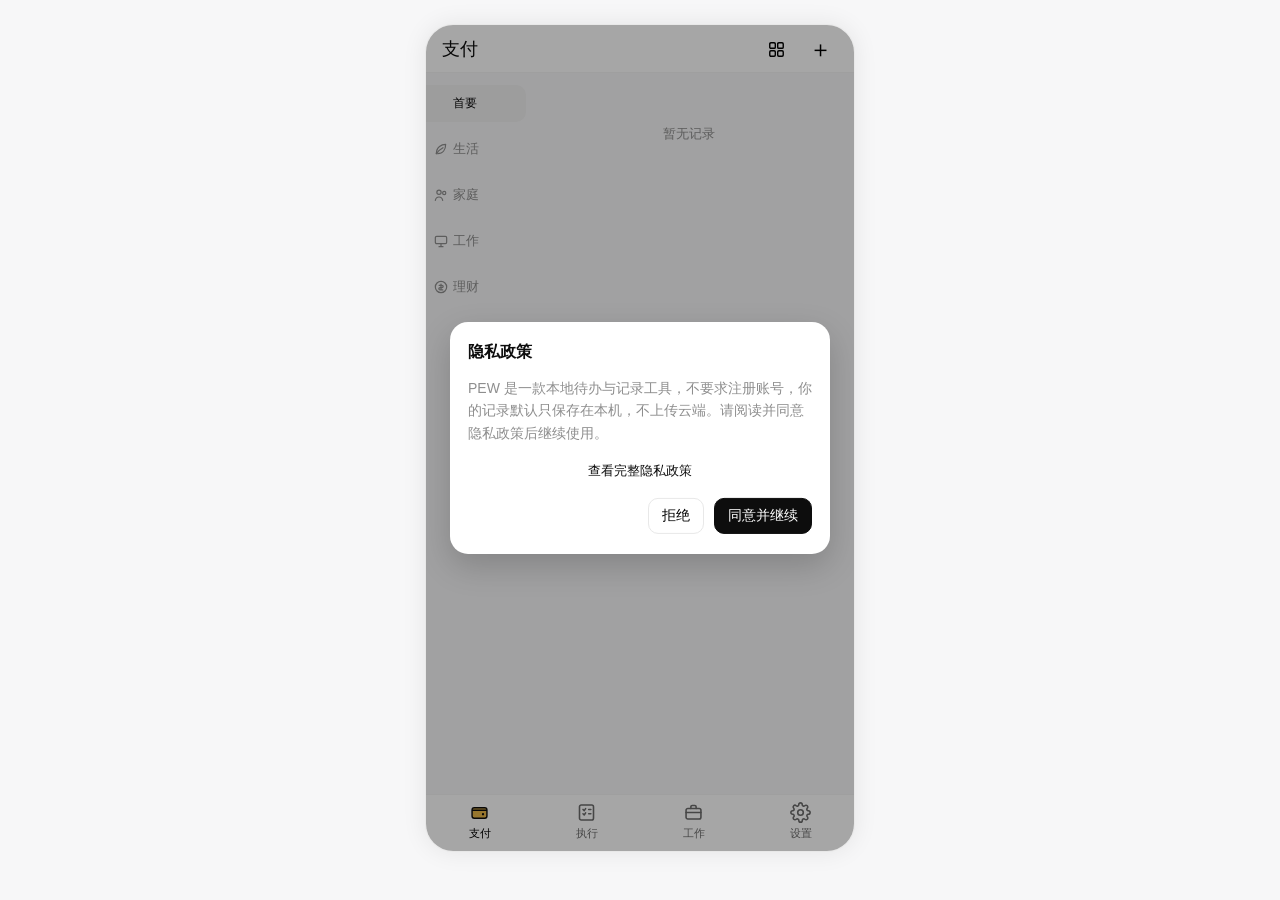
<file: notes-app/index.html>
<!DOCTYPE html>
<html lang="zh-CN">
<head>
<meta charset="UTF-8" />
<meta name="viewport" content="width=device-width, initial-scale=1.0, maximum-scale=1.0" />
<title>PEW</title>
<link rel="icon" href="data:image/svg+xml,<svg xmlns='http://www.w3.org/2000/svg' viewBox='0 0 24 24' fill='none' stroke='%230d0d0d' stroke-width='1.8' stroke-linecap='round' stroke-linejoin='round'><rect x='5' y='3.5' width='14' height='17' rx='2'/><path d='M9 8h6M9 12h6'/></svg>" />
<style>
:root{
  --bg:#f7f7f8; --panel:#ffffff; --border:#e8e8e8; --text:#0d0d0d; --muted:#8e8e8e;
  --primary:#0d0d0d; --primary-soft:#f0f0f1; --done-soft:#f5f5f6; --danger:#e5484d; --radius:14px;
}
*{box-sizing:border-box;margin:0;padding:0}
[hidden]{display:none !important}
body{font-family:-apple-system,BlinkMacSystemFont,"PingFang SC","Microsoft YaHei",sans-serif;background:var(--bg);color:var(--text);min-height:100vh;display:flex;justify-content:center;overflow:hidden;-webkit-tap-highlight-color:transparent}
button{font-family:inherit;cursor:pointer}

.phone{width:100%;max-width:430px;height:100vh;height:100dvh;background:var(--bg);display:flex;flex-direction:column;position:relative;overflow:hidden;box-shadow:0 0 24px rgba(0,0,0,.08)}
@media(min-width:480px){ body{padding:24px 0} .phone{height:92vh;border-radius:28px;border:1px solid var(--border)} }

/* 顶栏 */
.topbar{display:flex;align-items:center;gap:10px;height:48px;min-height:48px;padding:0 16px;background:var(--panel);position:relative}
.topbar::after{content:"";position:absolute;left:0;right:0;bottom:0;height:1px;transform:scaleY(.5);transform-origin:bottom;background:var(--border)}
.topbar .top-title{font-size:18px;font-weight:400;flex:1}
.topbar .icon-btn{border:none;background:transparent;width:36px;height:36px;font-size:16px;display:flex;align-items:center;justify-content:center;flex-shrink:0}
.topbar .icon-btn:hover{background:transparent}
.topbar .icon-btn svg{width:19px;height:19px;display:block}
#top-add{font-size:23px;font-weight:500;line-height:1}
.top-actions{display:flex;align-items:center;gap:8px}

.view{flex:1;overflow-y:auto;padding:12px 12px 18px}
.view[hidden]{display:none}
/* 带分类侧栏的主页：左侧贴边，去掉页面左边距 */
#view-home,#view-notes,#view-work{padding-left:0}

/* ---------- 主页：左分类 + 右列表 ---------- */
.notes-layout{display:flex;gap:10px;min-height:100%}
.cat-bar{width:100px;flex-shrink:0;display:flex;flex-direction:column;gap:8px;overflow-y:auto}
.cat-item{display:flex;align-items:center;gap:4px;border:1px solid transparent;background:transparent;border-radius:0 10px 10px 0;padding:9px 1px 9px 6px;font-size:13px;color:var(--muted);text-align:left;transition:background .15s,color .15s}
.cat-item .cat-icon{flex-shrink:0;line-height:1;display:flex}
.cat-item .cat-icon svg{width:16px;height:16px;display:block}
.cat-item .cat-name{flex:1;white-space:nowrap;overflow:hidden;text-overflow:ellipsis}
.cat-item.no-icon .cat-name{padding-left:20px;text-align:left}
.cat-item.cat-all .cat-name{font-size:12px}
.cat-item:hover{background:var(--primary-soft);color:var(--text)}
.cat-item.active{background:var(--primary-soft);color:var(--text)}

.note-pane{flex:1;display:flex;flex-direction:column;gap:10px;min-width:0}
.pane-head{display:flex;justify-content:space-between;align-items:center;font-size:13px;color:var(--muted)}
.note-list{display:flex;flex-direction:column;gap:10px;padding-bottom:8px}
.todo-row.ov-card,.note-card.ov-card{padding:0;flex-direction:column;align-items:stretch}
.ov-cat-head{width:100%;background:var(--primary-soft);text-align:center;font-size:11px;color:var(--muted);padding:7px 8px;border-radius:calc(var(--radius) - 1px) calc(var(--radius) - 1px) 0 0}
.ov-body{width:100%;display:flex;align-items:center;gap:6px;padding:11px 12px}
.todo-row.dragging,.note-card.dragging{opacity:.5;box-shadow:0 6px 16px rgba(0,0,0,.15);background:var(--panel)}

.note-card{display:flex;align-items:center;gap:6px;background:var(--panel);border:none;border-radius:var(--radius);padding:11px 12px;cursor:pointer;position:relative}
.note-card::after{content:"";position:absolute;left:0;top:0;width:200%;height:200%;border:1px solid var(--border);border-radius:inherit;transform:scale(.5);transform-origin:top left;pointer-events:none}
.note-card:hover::after{border-color:#3d3d3d}
.note-card.done{background:var(--done-soft)}
.note-card .nc-index{width:18px;flex-shrink:0;font-size:15px;font-weight:600;color:var(--muted);text-align:center}
.note-card .nc-body{flex:1;min-width:0}
.note-card input[type=checkbox]{width:18px;height:18px;flex-shrink:0;accent-color:var(--text)}
.note-card .nc-title{font-weight:600;font-size:15px;margin-bottom:4px}
.note-card .nc-title.no-sub{margin-bottom:0}
.note-card .nc-title.empty{color:var(--muted)}
.note-card.done .nc-title{text-decoration:line-through;color:var(--muted)}
.note-card .nc-summary{font-size:13px;color:var(--muted);line-height:1.5;display:-webkit-box;-webkit-line-clamp:2;-webkit-box-orient:vertical;overflow:hidden}
.note-card .nc-cat{font-size:11px;color:#b8b8b8;font-weight:400;margin-top:5px}
.note-card .nc-cat-label{flex-shrink:0;width:64px;font-size:13px;color:var(--muted);text-align:left;white-space:nowrap;overflow:hidden}
.note-card.overview.first,.note-card.first{background:var(--panel);border:none}
.note-card.overview.first::after,.note-card.first::after{display:block;border-color:#E8B547}
.note-card.overview.first.done,.note-card.first.done{background:var(--done-soft)}
.note-card.overview.first.done::after,.note-card.first.done::after{border-color:var(--border)}

/* 底部 Tab */
.tabbar{display:flex;background:var(--panel);position:relative}
.tabbar::before{content:"";position:absolute;left:0;right:0;top:0;height:1px;transform:scaleY(.5);transform-origin:top;background:var(--border)}
.tabbar .tab{flex:1;border:none;background:none;padding:8px 0 10px;display:flex;flex-direction:column;align-items:center;gap:3px;font-size:11px;color:#6b6b6b}
.tabbar .tab .tab-icon{display:flex}
.tabbar .tab .tab-icon svg{width:21px;height:21px;display:block}
.tabbar .tab.active{color:#000;font-weight:400}
.tabbar .tab .tab-icon .ic-filled{display:none}
.tabbar .tab.active .tab-icon .ic-outline{display:none}
.tabbar .tab.active .tab-icon .ic-filled{display:block}

/* 占位页 */
.placeholder{display:flex;flex-direction:column;align-items:center;justify-content:center;gap:12px;padding:60px 24px;text-align:center;color:var(--muted)}
.placeholder .ph-icon{font-size:44px}
.placeholder h3{color:var(--text);font-size:16px}
.setting-row{background:var(--panel);border:1px solid var(--border);border-radius:var(--radius);padding:14px 16px;display:flex;justify-content:space-between;align-items:center;margin-bottom:10px;font-size:14px}
.sp-thanks{font-size:13px;color:var(--muted);line-height:1.6;margin:6px 0 14px;text-align:center}
.sp-tabs{display:flex;gap:8px;margin-bottom:14px}
.sp-tab{flex:1;border:1px solid var(--border);background:var(--bg);border-radius:10px;padding:9px 0;font-size:13px;color:var(--muted)}
.sp-tab.active{background:var(--primary);color:#fff;border-color:var(--primary);font-weight:600}
.sp-body{display:flex;flex-direction:column;align-items:center;gap:12px;min-height:180px;justify-content:flex-start}
.sp-qr{display:block;margin:0 auto;width:180px;height:180px;border-radius:12px;border:1px solid var(--border);object-fit:contain;background:var(--bg)}
.sp-row{width:100%;display:flex;flex-direction:column;gap:10px}
.sp-addr{width:100%;display:flex;gap:8px;align-items:center;background:var(--bg);border:1px solid var(--border);border-radius:10px;padding:10px 12px}
.sp-addr .sp-addr-text{flex:1;font-size:13px;word-break:break-all;line-height:1.5;color:inherit;text-decoration:none}
.sp-addr a.sp-addr-text{color:var(--primary)}
.sp-addr a.sp-addr-text:hover{text-decoration:underline}
.sp-empty{color:var(--muted);font-size:13px;padding:40px 0;text-align:center}

/* ---------- 编辑页（独立视图） ---------- */
#view-editor{flex:1;display:flex;flex-direction:column;overflow:hidden;background:var(--bg)}
#view-editor[hidden]{display:none}
.editor-top{display:flex;align-items:center;gap:10px;height:48px;min-height:48px;padding:0 12px;background:var(--panel);position:relative}
.editor-top::after{content:"";position:absolute;left:0;right:0;bottom:0;height:1px;transform:scaleY(.5);transform-origin:bottom;background:var(--border)}
.back-btn{border:none;background:transparent;width:36px;height:36px;font-size:28px;color:var(--text);display:flex;align-items:center;justify-content:center;line-height:1;padding-bottom:3px}
.back-btn:hover{background:transparent}
.editor-top .btn{margin-left:auto}
#view-trash{flex:1;display:flex;flex-direction:column;overflow:hidden;background:var(--bg)}
#view-trash[hidden]{display:none}
#view-privacy{flex:1;display:flex;flex-direction:column;overflow:hidden;background:var(--bg)}
#view-privacy[hidden]{display:none}
.trash-top-title{font-size:18px;font-weight:400}
.trash-body{flex:1;overflow-y:auto;padding:12px 12px 18px;display:flex;flex-direction:column;gap:14px}
#view-trash .notes-layout{flex-direction:column}
#trash-cards{width:auto;flex-direction:row;gap:8px;overflow-x:auto;overflow-y:hidden;padding-bottom:2px}
#trash-cards .cat-item{border-radius:999px;padding:8px 14px;flex-shrink:0;white-space:nowrap}
#trash-cards .cat-item.no-icon .cat-name{padding-left:0}
#trash-cards .cat-item.active{background:var(--primary-soft);border-radius:999px}
.backup-body{flex:1;overflow-y:auto;padding:12px 12px 18px;display:flex;flex-direction:column}
.backup-body .setting-row{margin-bottom:8px}
.backup-body .setting-row:last-child{margin-bottom:0}
.backup-hint{font-size:12px;color:var(--muted);line-height:1.6;margin-top:4px}
.row-note{font-size:12.5px;color:var(--muted)}
.file-input{position:absolute;left:-9999px;top:0;width:1px;height:1px;opacity:0;pointer-events:none}
.privacy-body{flex:1;overflow-y:auto;padding:14px 16px 24px;display:flex;flex-direction:column;gap:12px}
.privacy-body h2{font-size:13.5px;margin:2px 0 0}
.privacy-body p{font-size:12px;line-height:1.65}
.privacy-body ul{margin:0;padding-left:18px;display:flex;flex-direction:column;gap:6px}
.privacy-body li{font-size:12px;line-height:1.65}
.about-body{flex:1;overflow-y:auto;padding:32px 20px 24px;display:flex;flex-direction:column;align-items:center;gap:10px}
.about-icon{width:72px;height:72px;border-radius:18px;background:var(--text);color:#fff;display:flex;align-items:center;justify-content:center;font-size:34px;font-weight:700;border:1px solid #E8B547}
.about-name{font-size:18px;font-weight:700;color:var(--text)}
.about-ver{font-size:13px;color:var(--muted)}
.about-desc{font-size:13px;color:var(--muted);line-height:1.7;text-align:center;max-width:300px;margin-top:6px}
.about-meta{font-size:12px;color:var(--muted);margin-top:14px;text-align:center;line-height:1.7}
.consent-links{display:flex;justify-content:center}
.btn-link{border:none;background:none;color:var(--primary);font-size:13px;padding:4px 6px;cursor:pointer}
.title-input{width:100%;font-size:20px;font-weight:700;border:1px solid var(--border);border-radius:12px;outline:none;background:var(--panel);color:var(--text);padding:12px 14px}
.title-input:focus{border-color:var(--text)}
.editor-body{flex:1;overflow-y:auto;padding:16px 18px 18px;display:flex;flex-direction:column;gap:14px}
.editor-foot{flex-shrink:0;display:flex;justify-content:center;padding:10px 12px 14px;background:var(--panel);border-top:1px solid var(--border)}
.btn.danger-soft{background:var(--primary-soft);border-color:var(--border);color:var(--danger)}
.btn.danger-soft:hover{border-color:var(--danger)}
.content-area{width:100%;min-height:180px;outline:none;border:1px solid var(--border);border-radius:12px;background:var(--panel);font-family:inherit;font-size:15px;line-height:1.75;resize:vertical;color:var(--text);padding:12px 14px}
.content-area:focus{border-color:var(--text)}
.cat-select{width:100%;display:flex;align-items:center;gap:10px;padding:12px 14px;border:1px solid var(--border);border-radius:12px;background:var(--panel);font-family:inherit;font-size:15px;color:var(--text);cursor:pointer}
.cat-select-name{flex:1;text-align:left;white-space:nowrap;overflow:hidden;text-overflow:ellipsis}
.cat-select-arrow{width:16px;height:16px;flex-shrink:0;color:var(--muted)}
.cp-item{display:flex;align-items:center;gap:10px;background:var(--bg);border-radius:10px;padding:12px 12px;cursor:pointer}
.cp-item .cp-name{flex:1;font-size:14px}
.cp-item .cp-check{width:18px;height:18px;flex-shrink:0;color:var(--text);display:none}
.cp-item.active .cp-check{display:block}
.cp-item.active{background:var(--primary-soft)}
.todo-area{min-height:120px}
.todo-note{min-height:72px;font-size:14px;color:var(--muted)}
.editor-count{font-size:12px;color:var(--muted);text-align:right;padding:2px 2px 0}
.editor-toggle{display:flex;align-items:center;gap:10px;padding:2px 2px;cursor:pointer;font-size:14px;color:var(--text)}
.editor-toggle input{width:18px;height:18px;flex-shrink:0;accent-color:var(--text)}

/* ---------- 分类管理抽屉 ---------- */
.drawer-mask{position:absolute;inset:0;background:rgba(0,0,0,.35);z-index:70}
.drawer{position:absolute;left:0;right:0;bottom:0;z-index:71;background:var(--panel);border-radius:20px 20px 0 0;padding:18px 18px 24px;max-height:70%;display:flex;flex-direction:column;gap:14px}
.drawer h3{font-size:16px}
.drawer-x{position:absolute;right:10px;top:8px;width:34px;height:34px;border:none;background:transparent;font-size:20px;line-height:34px;text-align:center;color:var(--muted);cursor:pointer;-webkit-tap-highlight-color:transparent}
.cm-add{display:flex;gap:8px}
.cm-add input{flex:1;padding:9px 12px;border:1px solid var(--border);border-radius:10px;font-size:14px;outline:none}
.cm-list{display:flex;flex-direction:column;gap:8px;overflow-y:auto}
.cm-item{display:flex;align-items:center;gap:10px;background:var(--bg);border-radius:10px;padding:11px 12px;user-select:none;-webkit-user-select:none;-webkit-touch-callout:none}
.cm-item .cm-grip{flex-shrink:0;color:#c9c9cc;display:flex;cursor:grab;touch-action:none;padding:4px 6px;-webkit-user-drag:none}
.cm-item .cm-grip svg{width:14px;height:14px;display:block}
.cm-item.dragging{opacity:.5;box-shadow:0 6px 16px rgba(0,0,0,.15);background:var(--panel)}
.cm-item.dragging-float{position:relative;z-index:20;background:var(--panel);box-shadow:0 10px 24px rgba(0,0,0,.16);will-change:transform}
.cm-item .cm-name{flex:1;font-size:14px}
.sort-line{position:fixed;height:2px;border-radius:2px;background:var(--primary);box-shadow:0 0 0 3px rgba(232,181,71,.25);pointer-events:none;z-index:999}
.cm-item button{border:none;background:none;font-size:15px;color:var(--muted);display:flex;align-items:center;-webkit-tap-highlight-color:transparent}
.cm-item button svg{width:17px;height:17px;display:block}
.cm-item button:hover{color:var(--primary)}
.cm-item button.del:hover{color:var(--danger)}

/* ---------- 回收站 ---------- */
.tr-actions{display:flex;gap:6px;flex-shrink:0}
.tr-actions button{border:1px solid var(--border);background:var(--panel);border-radius:8px;padding:6px 9px;font-size:13px}
.tr-actions .forever{color:var(--danger);border-color:var(--danger)}

/* 应用内弹窗 */
.modal-mask{position:absolute;inset:0;background:rgba(0,0,0,.35);z-index:80}
.modal{position:absolute;left:24px;right:24px;top:50%;transform:translateY(-50%);z-index:81;background:var(--panel);border-radius:18px;padding:20px 18px;display:flex;flex-direction:column;gap:14px;box-shadow:0 12px 32px rgba(0,0,0,.18)}
.modal-title{font-size:16px;font-weight:600}
.modal-msg{font-size:14px;color:var(--muted);line-height:1.6}
.modal-input{padding:10px 12px;border:1px solid var(--border);border-radius:10px;font-size:15px;outline:none;background:var(--panel);color:var(--text)}
.modal-input:focus{border-color:var(--text)}
.modal-actions{display:flex;justify-content:flex-end;gap:10px}
.modal-actions .btn.danger-ok{background:var(--danger);border-color:var(--danger);color:#fff}
.modal-actions .btn.danger-ok:hover{opacity:.9;color:#fff}

.btn{border:1px solid var(--border);background:var(--panel);border-radius:10px;padding:8px 13px;font-size:14px}
.btn:hover{border-color:var(--primary);color:var(--primary)}
.btn.primary{background:var(--primary);color:#fff;border-color:var(--primary)}
.btn.primary:hover{opacity:.9;color:#fff}
.btn.danger:hover{border-color:var(--danger);color:var(--danger)}
.btn.small{padding:5px 10px;font-size:13px}
.lang-switch{display:flex;gap:6px}
.lang-opt{border:1px solid var(--border);background:var(--panel);color:var(--muted)}
.lang-opt.active{background:var(--primary);color:#fff;border-color:var(--primary);font-weight:600}
.btn-row{display:flex;gap:8px;flex-wrap:wrap}

.toast{position:fixed;bottom:80px;left:50%;transform:translateX(-50%);background:rgba(30,34,40,.92);color:#fff;padding:10px 18px;border-radius:10px;font-size:14px;z-index:999}
.empty-tip{color:var(--muted);font-size:13px;text-align:center;padding:40px 0}

/* 主页待办条目 */
.todo-row{display:flex;align-items:center;gap:6px;background:var(--panel);border:none;border-radius:12px;padding:12px 12px;cursor:pointer;position:relative}
.todo-row::after{content:"";position:absolute;left:0;top:0;width:200%;height:200%;border:1px solid var(--border);border-radius:inherit;transform:scale(.5);transform-origin:top left;pointer-events:none}
.todo-row:hover::after{border-color:#3d3d3d}
.todo-row.done{background:var(--done-soft)}
.todo-row input[type=checkbox]{width:18px;height:18px;flex-shrink:0;accent-color:var(--text)}
.tr-index{width:18px;flex-shrink:0;font-size:15px;font-weight:600;color:var(--muted);text-align:center}
.tr-cat{flex-shrink:0;width:auto;font-size:11px;color:#b8b8b8;font-weight:400;text-align:left;margin-top:5px}
.todo-row .tr-body{flex:1;min-width:0}
.todo-row .tr-text{font-size:15px;word-break:break-word}
.tr-note{font-size:12.5px;color:var(--muted);word-break:break-word;margin-top:3px}
.todo-row.done .tr-text{text-decoration:line-through;color:var(--muted)}
.todo-row.first,.todo-row.overview.first{background:var(--panel);border:none}
.todo-row.first::after,.todo-row.overview.first::after{display:block;border-color:#E8B547}
.todo-row.first.done{background:var(--done-soft)}
.todo-row.first.done::after{border-color:var(--border)}
.todo-row.overview.first.done{background:var(--panel)}
.todo-row.overview.first.done::after{border-color:#E8B547}
.todo-row.first .tr-text{font-weight:400;color:var(--text)}
.todo-row.first.done .tr-text{font-weight:400;color:var(--muted)}

/* 首要总览卡片：发丝线外框（与列表首条同厚度），内部上下两区，圆角与外框内缘一致 */
.todo-row.overview.ov-card,.note-card.overview.ov-card{padding:0;flex-direction:column;align-items:stretch;border:none;border-radius:var(--radius);background:var(--panel)}
.todo-row.overview.ov-card::after,.note-card.overview.ov-card::after{content:"";display:block;border-color:#E8B547}
.ov-cat-head{border-radius:calc(var(--radius) - 1px) calc(var(--radius) - 1px) 0 0}
/* 列表首条（黄框）标题不加粗，与其余条目统一 */
.note-card.first .nc-title{font-weight:400}
.setting-row .row-arrow{width:26px;height:26px;display:flex;align-items:center;justify-content:center;background:none;border:none;padding:0;color:#b8b8b8;cursor:pointer;-webkit-tap-highlight-color:transparent;flex-shrink:0}
.setting-row .row-arrow svg{width:17px;height:17px;display:block}
</style>
</head>
<body>
<div class="phone">

  <header class="topbar" id="main-topbar">
    <span class="top-title" id="top-title">执行</span>
    <div class="top-actions">
      <button class="icon-btn" id="top-action" data-i18n-title="action.manage" title="管理分类"><svg viewBox="0 0 24 24" fill="none" stroke="currentColor" stroke-width="1.8" stroke-linecap="round" stroke-linejoin="round"><rect x="3.5" y="3.5" width="7" height="7" rx="1.5"/><rect x="13.5" y="3.5" width="7" height="7" rx="1.5"/><rect x="3.5" y="13.5" width="7" height="7" rx="1.5"/><rect x="13.5" y="13.5" width="7" height="7" rx="1.5"/></svg></button>
      <button class="icon-btn" id="top-add" data-i18n-title="action.new" title="新建">＋</button>
    </div>
  </header>

  <!-- 主页：待办事项（左分类分组 + 右待办列表） -->
  <section class="view" id="view-home">
    <div class="notes-layout">
      <aside class="cat-bar" id="cat-bar"></aside>
      <div class="note-pane">
        <div class="note-list" id="home-list"></div>
      </div>
    </div>
  </section>

  <!-- 执行：卡片列表 + 分类侧栏 -->
  <section class="view" id="view-notes">
    <div class="notes-layout">
      <aside class="cat-bar" id="notes-cat-bar"></aside>
      <div class="note-pane">
        <div class="note-list" id="notes-list"></div>
      </div>
    </div>
  </section>

  <!-- 工作：卡片列表 + 分类侧栏（独立新表） -->
  <section class="view" id="view-work">
    <div class="notes-layout">
      <aside class="cat-bar" id="work-cat-bar"></aside>
      <div class="note-pane">
        <div class="note-list" id="work-list"></div>
      </div>
    </div>
  </section>

  <!-- 设置 -->
  <section class="view" id="view-settings">
    <div class="setting-row"><span data-i18n="setting.language">语言</span><span class="lang-switch" id="lang-switch">
      <button class="btn small lang-opt" data-lang="zh">简体</button>
      <button class="btn small lang-opt" data-lang="zhTW">繁體</button>
      <button class="btn small lang-opt" data-lang="en">English</button>
    </span></div>
    <div class="setting-row"><span data-i18n="setting.backup">数据备份</span><button class="row-arrow" id="btn-backup" aria-label="查看"><svg viewBox="0 0 24 24" fill="none" stroke="currentColor" stroke-width="1.6" stroke-linecap="round" stroke-linejoin="round"><path d="M9.5 5.5 16 12l-6.5 6.5"/></svg></button></div>
    <div class="setting-row"><span data-i18n="setting.trash">回收站</span><button class="row-arrow" id="btn-trash" aria-label="查看"><svg viewBox="0 0 24 24" fill="none" stroke="currentColor" stroke-width="1.6" stroke-linecap="round" stroke-linejoin="round"><path d="M9.5 5.5 16 12l-6.5 6.5"/></svg></button></div>
    <div class="setting-row"><span data-i18n="setting.sponsor">赞助支持</span><button class="row-arrow" id="btn-sponsor" aria-label="支持"><svg viewBox="0 0 24 24" fill="none" stroke="currentColor" stroke-width="1.6" stroke-linecap="round" stroke-linejoin="round"><path d="M9.5 5.5 16 12l-6.5 6.5"/></svg></button></div>
    <div class="setting-row"><span data-i18n="setting.privacy">隐私政策</span><button class="row-arrow" id="btn-privacy" aria-label="查看"><svg viewBox="0 0 24 24" fill="none" stroke="currentColor" stroke-width="1.6" stroke-linecap="round" stroke-linejoin="round"><path d="M9.5 5.5 16 12l-6.5 6.5"/></svg></button></div>
    <div class="setting-row"><span data-i18n="setting.about">关于</span><button class="row-arrow" id="btn-about" aria-label="查看"><svg viewBox="0 0 24 24" fill="none" stroke="currentColor" stroke-width="1.6" stroke-linecap="round" stroke-linejoin="round"><path d="M9.5 5.5 16 12l-6.5 6.5"/></svg></button></div>
  </section>

  <!-- 回收站（独立页面，带返回） -->
  <section id="view-trash" hidden>
    <div class="editor-top">
      <button class="back-btn" id="trash-back" title="返回">‹</button>
      <span class="trash-top-title" data-i18n="setting.trash">回收站</span>
    </div>
    <div class="trash-body">
      <div class="notes-layout">
        <div class="cat-bar" id="trash-cards"></div>
        <div class="note-pane">
          <div class="note-list" id="tr-list"></div>
        </div>
      </div>
    </div>
  </section>

  <!-- 数据备份（独立页面，带返回） -->
  <section id="view-backup" hidden>
    <div class="editor-top">
      <button class="back-btn" id="backup-back" title="返回">‹</button>
      <span class="trash-top-title" data-i18n="setting.backup">数据备份</span>
    </div>
    <div class="backup-body">
      <div class="setting-row"><span data-i18n="setting.exportAll">导出全部数据（JSON）</span><button class="btn small" id="btn-export-all" data-i18n="setting.export">导出</button></div>
      <div class="setting-row"><span data-i18n="setting.importAll">导入备份（JSON）</span><button class="btn small" id="btn-import-all" data-i18n="setting.import">导入</button></div>
      <div class="setting-row"><span data-i18n="setting.cloudSync">同步到云端</span><span class="row-note" data-i18n="common.comingSoon">开发中</span></div>
      <p class="backup-hint" data-i18n="setting.exportHint">文件保存在手机「下载」目录（Download）</p>
      <input type="file" id="import-file" accept="application/json,.json" class="file-input" />
    </div>
  </section>

  <!-- 隐私政策（独立页面，带返回） -->
  <section id="view-privacy" hidden>
    <div class="editor-top">
      <button class="back-btn" id="privacy-back" title="返回">‹</button>
      <span class="trash-top-title" data-i18n="privacy.title">隐私政策</span>
    </div>
    <div class="privacy-body" id="privacy-body"></div>
  </section>

  <!-- 关于（独立页面，带返回） -->
  <section id="view-about" hidden>
    <div class="editor-top">
      <button class="back-btn" id="about-back" title="返回">‹</button>
      <span class="trash-top-title" data-i18n="setting.about">关于</span>
    </div>
    <div class="about-body">
      <div class="about-icon">P</div>
      <div class="about-name">PEW</div>
      <div class="about-ver" id="about-ver-page"></div>
      <p class="about-desc" id="about-desc"></p>
      <div class="about-meta" id="about-meta"></div>
    </div>
  </section>

  <nav class="tabbar" id="main-tabbar">
    <button class="tab active" data-tab="home"><span class="tab-icon"><svg class="ic-outline" viewBox="0 0 24 24" fill="none" stroke="currentColor" stroke-width="1.8" stroke-linecap="round" stroke-linejoin="round"><rect x="3.5" y="6.5" width="17" height="12" rx="2.5"/><path d="M3.5 9.5h17"/><path d="M16 12.5h.01"/></svg><svg class="ic-filled" viewBox="0 0 24 24" fill="none"><rect x="3.5" y="6.5" width="17" height="12" rx="2.5" fill="#E8B547" stroke="#0d0d0d" stroke-width="1.6"/><path d="M3.5 9.5h17" stroke="#0d0d0d" stroke-width="1.6"/><circle cx="16" cy="14" r="1.3" fill="#0d0d0d"/></svg></span><span data-i18n="tab.home">支付</span></button>
    <button class="tab" data-tab="notes"><span class="tab-icon"><svg class="ic-outline" viewBox="0 0 24 24" fill="none" stroke="currentColor" stroke-width="1.8" stroke-linecap="round" stroke-linejoin="round"><rect x="4" y="3.5" width="16" height="17" rx="2"/><path d="M8 8.5l1.4 1.4L11 7.5M8 13.5l1.4 1.4L11 12.5M14.5 8.5H17M14.5 13.5H17"/></svg><svg class="ic-filled" viewBox="0 0 24 24" fill="none"><rect x="4" y="3.5" width="16" height="17" rx="2" fill="#E8B547" stroke="#0d0d0d" stroke-width="1.6"/><path d="M8 8.6l1.3 1.3 1.9-2.1" stroke="#0d0d0d" stroke-width="1.7" stroke-linecap="round" stroke-linejoin="round"/><path d="M8 13.6l1.3 1.3 1.9-2.1" stroke="#0d0d0d" stroke-width="1.7" stroke-linecap="round" stroke-linejoin="round"/><path d="M14.6 8.6h2.4M14.6 13.6h2.4" stroke="#0d0d0d" stroke-width="1.7" stroke-linecap="round"/></svg></span><span data-i18n="tab.notes">执行</span></button>
    <button class="tab" data-tab="work"><span class="tab-icon"><svg class="ic-outline" viewBox="0 0 24 24" fill="none" stroke="currentColor" stroke-width="1.8" stroke-linecap="round" stroke-linejoin="round"><rect x="3.5" y="7.5" width="17" height="12" rx="2"/><path d="M9 7.5V5.5A1.5 1.5 0 0 1 10.5 4h3A1.5 1.5 0 0 1 15 5.5v2M3.5 12h17"/></svg><svg class="ic-filled" viewBox="0 0 24 24" fill="none"><rect x="3.5" y="7.5" width="17" height="12" rx="2" fill="#E8B547" stroke="#0d0d0d" stroke-width="1.6"/><path d="M9 7.5V5.5A1.5 1.5 0 0 1 10.5 4h3A1.5 1.5 0 0 1 15 5.5v2" stroke="#0d0d0d" stroke-width="1.7" stroke-linecap="round" fill="none"/><path d="M3.5 12h17" stroke="#0d0d0d" stroke-width="1.6"/></svg></span><span data-i18n="tab.work">工作</span></button>
    <button class="tab" data-tab="settings"><span class="tab-icon"><svg class="ic-outline" viewBox="0 0 24 24" fill="none" stroke="currentColor" stroke-width="1.8" stroke-linecap="round" stroke-linejoin="round"><circle cx="12" cy="12" r="3.2"/><path d="M19.4 15a1.65 1.65 0 0 0 .33 1.82l.06.06a2 2 0 1 1-2.83 2.83l-.06-.06a1.65 1.65 0 0 0-1.82-.33 1.65 1.65 0 0 0-1 1.51V21a2 2 0 1 1-4 0v-.09A1.65 1.65 0 0 0 9 19.4a1.65 1.65 0 0 0-1.82.33l-.06.06a2 2 0 1 1-2.83-2.83l.06-.06a1.65 1.65 0 0 0 .33-1.82 1.65 1.65 0 0 0-1.51-1H3a2 2 0 1 1 0-4h.09A1.65 1.65 0 0 0 4.6 9a1.65 1.65 0 0 0-.33-1.82l-.06-.06a2 2 0 1 1 2.83-2.83l.06.06a1.65 1.65 0 0 0 1.82.33H9a1.65 1.65 0 0 0 1-1.51V3a2 2 0 1 1 4 0v.09a1.65 1.65 0 0 0 1 1.51 1.65 1.65 0 0 0 1.82-.33l.06-.06a2 2 0 1 1 2.83 2.83l-.06.06a1.65 1.65 0 0 0-.33 1.82V9a1.65 1.65 0 0 0 1.51 1H21a2 2 0 1 1 0 4h-.09a1.65 1.65 0 0 0-1.51 1z"/></svg><svg class="ic-filled" viewBox="0 0 24 24" fill="none"><path d="M19.4 15a1.65 1.65 0 0 0 .33 1.82l.06.06a2 2 0 1 1-2.83 2.83l-.06-.06a1.65 1.65 0 0 0-1.82-.33 1.65 1.65 0 0 0-1 1.51V21a2 2 0 1 1-4 0v-.09A1.65 1.65 0 0 0 9 19.4a1.65 1.65 0 0 0-1.82.33l-.06.06a2 2 0 1 1-2.83-2.83l.06-.06a1.65 1.65 0 0 0 .33-1.82 1.65 1.65 0 0 0-1.51-1H3a2 2 0 1 1 0-4h.09A1.65 1.65 0 0 0 4.6 9a1.65 1.65 0 0 0-.33-1.82l-.06-.06a2 2 0 1 1 2.83-2.83l.06.06a1.65 1.65 0 0 0 1.82.33H9a1.65 1.65 0 0 0 1-1.51V3a2 2 0 1 1 4 0v.09a1.65 1.65 0 0 0 1 1.51 1.65 1.65 0 0 0 1.82-.33l.06-.06a2 2 0 1 1 2.83 2.83l-.06.06a1.65 1.65 0 0 0-.33 1.82V9a1.65 1.65 0 0 0 1.51 1H21a2 2 0 1 1 0 4h-.09a1.65 1.65 0 0 0-1.51 1z" fill="#E8B547" stroke="#0d0d0d" stroke-width="1.4" stroke-linejoin="round"/><circle cx="12" cy="12" r="3.2" fill="#fff" stroke="#0d0d0d" stroke-width="1.5"/></svg></span><span data-i18n="tab.settings">设置</span></button>
  </nav>

  <!-- 编辑页（独立视图；todo / note 双模式） -->
  <section id="view-editor" hidden>
    <div class="editor-top">
      <button class="back-btn" id="editor-back" title="返回">‹</button>
      <button class="btn primary small" id="btn-save" data-i18n="action.save">保存</button>
    </div>
    <div class="editor-body">
      <input id="note-title" class="title-input" type="text" data-i18n-ph="ph.untitled" placeholder="无标题" />
      <textarea id="note-content" class="content-area" data-i18n-ph="ph.start" placeholder="开始记录…"></textarea>
      <textarea id="todo-text" class="content-area todo-area" data-i18n-ph="ph.record" placeholder="记录内容…" hidden></textarea>
      <textarea id="todo-note" class="content-area todo-note" data-i18n-ph="ph.note" placeholder="补充说明（可选）" hidden></textarea>
      <button type="button" id="editor-cat" class="cat-select">
        <span id="editor-cat-name" class="cat-select-name"></span>
        <svg class="cat-select-arrow" viewBox="0 0 24 24" fill="none" stroke="currentColor" stroke-width="1.8" stroke-linecap="round" stroke-linejoin="round"><path d="m6 9 6 6 6-6"/></svg>
      </button>
      <label class="editor-toggle" id="editor-pinned-row">
        <input type="checkbox" id="editor-pinned" />
        <span data-i18n="editor.pinned">首要</span>
      </label>
      <div class="editor-count" id="editor-count"></div>
    </div>
    <div class="editor-foot">
      <button class="btn danger-soft" id="btn-delete" data-i18n="action.delete">删除</button>
    </div>
  </section>

  <!-- 分类管理抽屉 -->
  <div id="cat-manager" hidden>
    <div class="drawer-mask" id="cm-mask"></div>
    <div class="drawer">
      <h3 data-i18n="drawer.catManage">分类管理</h3>
      <div class="cm-add">
        <input id="cm-input" type="text" data-i18n-ph="ph.newCat" placeholder="输入新分类名称" />
        <button class="btn primary small" id="cm-add-btn" data-i18n="drawer.add">添加</button>
      </div>
      <div class="cm-list" id="cm-list"></div>
      <button class="btn" id="cm-close" data-i18n="drawer.done">完成</button>
    </div>
  </div>
  <!-- 应用内弹窗 -->
  <div id="modal" hidden>
    <div class="modal-mask" id="modal-mask"></div>
    <div class="modal">
      <h4 class="modal-title" id="modal-title"></h4>
      <p class="modal-msg" id="modal-msg" hidden></p>
      <input class="modal-input" id="modal-input" hidden type="text" />
      <div class="modal-actions">
        <button class="btn" id="modal-cancel" data-i18n="modal.cancel">取消</button>
        <button class="btn primary" id="modal-ok" data-i18n="modal.confirm">确定</button>
      </div>
    </div>
  </div>

  <!-- 分类选择弹层 -->
  <div id="cat-picker" hidden>
    <div class="drawer-mask" id="cp-mask"></div>
    <div class="drawer">
      <h3 data-i18n="drawer.chooseCat">选择分类</h3>
      <div class="cm-list" id="cp-list"></div>
      <button class="btn" id="cp-close" data-i18n="modal.cancel">取消</button>
    </div>
  </div>

  <!-- 赞助弹层 -->
  <div id="sponsor" hidden>
    <div class="drawer-mask" id="sp-mask"></div>
    <div class="drawer">
      <button class="drawer-x" id="sp-close" title="关闭" aria-label="关闭">×</button>
      <h3 data-i18n="setting.sponsor">赞助支持</h3>
      <p class="sp-thanks" id="sp-thanks"></p>
      <div class="sp-tabs" id="sp-tabs">
        <button class="sp-tab" data-ch="wechat"></button>
        <button class="sp-tab" data-ch="alipay"></button>
        <button class="sp-tab" data-ch="international"></button>
      </div>
      <div class="sp-body" id="sp-body"></div>
    </div>
  </div>

  <!-- 首次启动隐私同意弹窗 -->
  <div id="consent" hidden>
    <div class="modal-mask" id="consent-mask"></div>
    <div class="modal">
      <h4 class="modal-title" data-i18n="privacy.title">隐私政策</h4>
      <p class="modal-msg" id="consent-summary"></p>
      <div class="consent-links"><button class="btn-link" id="consent-open-privacy" data-i18n="consent.readMore">查看完整隐私政策</button></div>
      <div class="modal-actions">
        <button class="btn" id="consent-decline" data-i18n="consent.decline">拒绝</button>
        <button class="btn primary" id="consent-agree" data-i18n="consent.agree">同意并继续</button>
      </div>
    </div>
  </div>
</div>

<div id="toast" class="toast" hidden></div>

<script>
(function(){
"use strict";
const $=(s)=>document.querySelector(s);
const TODOS_KEY="notes-app-v1-todos";
const NOTES_KEY="notes-app-v1-notes";
const WORK_KEY="notes-app-v1-work";
const OLD_KEY="notes-app-v1";
const CATS_KEY="notes-app-v1-cats";
const ORDER_KEY="notes-app-v1-order";
const NOTES_ORDER_KEY="notes-app-v1-order-notes";
const WORK_ORDER_KEY="notes-app-v1-order-work";
const RETIRED_KEY="notes-app-v1-retired";
const CONSENT_KEY="notes-app-v1-consent";
const APP_NAME="PEW";
const APP_VERSION="2.76";
// 赞助收款配置：qr 填收款码图片地址或 data URI；international 填 PayPal / Ko-fi 链接或加密钱包地址
const SPONSOR={
  wechat:{ qr:"[data-uri]", note:"" },
  alipay:{ qr:"[data-uri]", note:"" },
  international:{ paypal:"https://paypal.me/jvxuan", kofi:"https://ko-fi.com/jvxuan", crypto:"", cryptoLabel:"" }
};
// 标配分类用稳定 ID 存储，显示名随当前语言走 CAT_LABEL 字典；自定义分类存原名
const PRESET_CATS=["life","family","work","finance"];
const EXEC_CATS=["personal","family"];
const WORK_CATS=["personal","company"];
const CAT_ZH2ID={"生活":"life","家庭":"family","工作":"work","理财":"finance","个人":"personal","公司":"company"};
const CAT_LABEL={
  zh:   {life:"生活",family:"家庭",work:"工作",finance:"理财",personal:"个人",company:"公司"},
  zhTW: {life:"生活",family:"家庭",work:"工作",finance:"理財",personal:"個人",company:"公司"},
  en:   {life:"Life",family:"Family",work:"Work",finance:"Finance",personal:"Personal",company:"Company"}
};
function catLabel(c){
  if(!c) return t("cat.uncat");
  const map=CAT_LABEL[state.lang]||CAT_LABEL.zh;
  return map[c]||CAT_LABEL.zh[c]||c;
}
function migrateCat(c){ return CAT_ZH2ID[c]||c; }

const ALL_CAT="__all__";
const LANG_KEY="notes-app-v1-lang";
const I18N={
  zh:{
    "tab.notes":"执行","tab.work":"工作","tab.home":"支付","tab.settings":"设置",
    "action.manage":"管理分类","action.new":"新建","action.back":"返回","action.save":"保存","action.delete":"删除","action.rename":"修改","editor.pinned":"首要",
    "ph.todo":"待办内容…","ph.record":"记录内容…","ph.note":"补充说明（可选）","ph.untitled":"无标题","ph.start":"开始记录…","ph.newCat":"输入新分类名称","ph.renameCat":"输入分类名称",
    "setting.language":"语言","setting.backup":"数据备份","setting.exportAll":"导出全部数据（JSON）","setting.export":"导出","setting.exportHint":"文件保存在手机「下载」目录（Download）","setting.importAll":"导入备份（JSON）","setting.import":"导入","setting.clearAll":"清空本地全部数据","setting.clear":"清空","setting.about":"关于","setting.privacy":"隐私政策","setting.cloudSync":"同步到云端","common.comingSoon":"开发中","about.desc":"一款本地优先的记事工具，支持待办、笔记与工作记录，数据保存在本机，离线可用。","about.meta":"开源仓库：github.com/jvxuan/ewp",
    "privacy.title":"隐私政策","privacy.summary":"PEW 是一款本地待办与记录工具，不要求注册账号，你的记录默认只保存在本机，不上传云端。请阅读并同意隐私政策后继续使用。",
    "consent.agree":"同意并继续","consent.decline":"拒绝","consent.declineNotice":"同意隐私政策后才能使用本应用","consent.readMore":"查看完整隐私政策",
    "setting.sponsor":"赞助支持","sponsor.support":"支持","sponsor.thanksMain":"感谢你使用 PEW，若觉得有帮助，","sponsor.thanksCta":"欢迎请作者喝杯咖啡 ☕","sponsor.wechat":"微信","sponsor.alipay":"支付宝","sponsor.international":"国际","sponsor.copy":"复制","sponsor.copied":"已复制","sponsor.empty":"该渠道收款方式待补充","sponsor.paypal":"PayPal","sponsor.kofi":"Ko-fi","sponsor.crypto":"加密钱包",
    "cat.all":"首要","cat.uncat":"未分类",
    "empty.homeAll":"暂无记录","empty.homeCat":"该分类暂无记录",
    "empty.notesAll":"暂无记录","empty.notesCat":"该分类暂无记录",
    "empty.workAll":"暂无记录","empty.workCat":"该分类暂无记录",
    "card.untitled":"无标题","card.noBody":"（无正文）",
    "toast.storage":"本地存储空间不足，部分内容可能未保存","toast.empty":"内容为空，未保存","toast.saved":"已保存","toast.deleted":"已删除",
    "toast.nfTodo":"未找到该待办","toast.nfNote":"未找到该笔记","toast.nfWork":"未找到该工作记录",
    "toast.nameEmpty":"名称不能为空","toast.catExists":"该分类已存在","toast.oneCat":"至少保留一个分类",
    "toast.renamed":"已修改","toast.catDeleted":"已删除分类","toast.catAdded":"已添加分类","toast.exported":"已导出全部数据","toast.exportedTo":"已保存到 {p}","toast.exportFail":"导出失败，请检查存储空间","toast.cleared":"已清空","toast.imported":"已导入备份","toast.badBackup":"备份文件无效",
    "modal.confirm":"确定","modal.cancel":"取消","modal.leave":"离开","modal.clear":"清空",
    "modal.import":"导入备份","modal.importMsg":"导入将覆盖当前本地全部记录，确定继续？",
    "modal.delTodo":"删除待办","modal.delWork":"删除工作记录","modal.delNote":"删除笔记","modal.delConfirm":"确定删除这条记录？此操作不可恢复。",
    "modal.renameCat":"修改分类","modal.delCat":"删除分类","modal.delCatMsg":"删除分类「{c}」？其下记录将归入「{f}」。",
    "modal.discard":"放弃修改","modal.discardMsg":"有未保存的修改，确定离开？",
    "modal.clearData":"清空数据","modal.clearMsg":"确定清空本地全部记录？此操作不可恢复。",
    "drawer.catManage":"分类管理","drawer.add":"添加","drawer.done":"完成","drawer.chooseCat":"选择分类",
    "setting.trash":"回收站","trash.manage":"查看","trash.restore":"恢复","trash.forever":"彻底删除","trash.empty":"回收站为空","trash.emptyBin":"清空回收站","trash.emptyMsg":"将永久删除回收站中的全部记录？此操作不可恢复。","trash.foreverMsg":"将永久删除这条记录？此操作不可恢复。","trash.count":"共 {n} 条","toast.restored":"已恢复"
  },
  en:{
    "tab.notes":"Execute","tab.work":"Work","tab.home":"Pay","tab.settings":"Settings",
    "action.manage":"Manage categories","action.new":"New","action.back":"Back","action.save":"Save","action.delete":"Delete","action.rename":"Rename","editor.pinned":"Primary",
    "ph.todo":"Todo…","ph.record":"Note…","ph.note":"Note (optional)","ph.untitled":"Untitled","ph.start":"Start writing…","ph.newCat":"New category name","ph.renameCat":"Enter category name",
    "setting.language":"Language","setting.backup":"Data backup","setting.exportAll":"Export all data (JSON)","setting.export":"Export","setting.exportHint":"Saved to the phone’s Downloads folder","setting.importAll":"Import backup (JSON)","setting.import":"Import","setting.clearAll":"Clear all local data","setting.clear":"Clear","setting.about":"About","setting.privacy":"Privacy Policy","setting.cloudSync":"Cloud sync","common.comingSoon":"Coming soon","about.desc":"A local-first note app for todos, notes and work records. Data stays on your device and works offline.","about.meta":"Open source: github.com/jvxuan/ewp",
    "privacy.title":"Privacy Policy","privacy.summary":"PEW is a local todo and notes tool that does not require an account. Your records are kept only on this device by default and are not uploaded to the cloud. Please review and agree to the privacy policy to continue.",
    "consent.agree":"Agree and continue","consent.decline":"Decline","consent.declineNotice":"You must agree to the privacy policy to use this app","consent.readMore":"Read full privacy policy",
    "setting.sponsor":"Sponsor","sponsor.support":"Support","sponsor.thanksMain":"Thanks for using PEW. If it helps, ","sponsor.thanksCta":"buy me a coffee ☕","sponsor.wechat":"WeChat","sponsor.alipay":"Alipay","sponsor.international":"International","sponsor.copy":"Copy","sponsor.copied":"Copied","sponsor.empty":"Payment method coming soon","sponsor.paypal":"PayPal","sponsor.kofi":"Ko-fi","sponsor.crypto":"Crypto",
    "cat.all":"Primary","cat.uncat":"Uncategorized",
    "empty.homeAll":"No records yet.","empty.homeCat":"No records in this category.",
    "empty.notesAll":"No records yet.","empty.notesCat":"No records in this category.",
    "empty.workAll":"No records yet.","empty.workCat":"No records in this category.",
    "card.untitled":"Untitled","card.noBody":"(no content)",
    "toast.storage":"Storage full; some changes may not be saved","toast.empty":"Nothing to save","toast.saved":"Saved","toast.deleted":"Deleted",
    "toast.nfTodo":"Todo not found","toast.nfNote":"Note not found","toast.nfWork":"Work entry not found",
    "toast.nameEmpty":"Name cannot be empty","toast.catExists":"Category already exists","toast.oneCat":"Keep at least one category",
    "toast.renamed":"Renamed","toast.catDeleted":"Category deleted","toast.catAdded":"Category added","toast.exported":"All data exported","toast.exportedTo":"Saved to {p}","toast.exportFail":"Export failed, please check storage","toast.cleared":"Cleared","toast.imported":"Backup imported","toast.badBackup":"Invalid backup file",
    "modal.confirm":"OK","modal.cancel":"Cancel","modal.leave":"Leave","modal.clear":"Clear",
    "modal.import":"Import backup","modal.importMsg":"Importing will overwrite all current local records. Continue?",
    "modal.delTodo":"Delete todo","modal.delWork":"Delete work entry","modal.delNote":"Delete note","modal.delConfirm":"Delete this record? This cannot be undone.",
    "modal.renameCat":"Rename category","modal.delCat":"Delete category","modal.delCatMsg":"Delete category \"{c}\"? Its records will move to \"{f}\".",
    "modal.discard":"Discard changes","modal.discardMsg":"You have unsaved changes. Leave anyway?",
    "modal.clearData":"Clear data","modal.clearMsg":"Delete all local records? This cannot be undone.",
    "drawer.catManage":"Categories","drawer.add":"Add","drawer.done":"Done","drawer.chooseCat":"Choose category",
    "setting.trash":"Trash","trash.manage":"View","trash.restore":"Restore","trash.forever":"Delete forever","trash.empty":"Trash is empty","trash.emptyBin":"Empty trash","trash.emptyMsg":"Permanently delete all records in trash? This cannot be undone.","trash.foreverMsg":"Permanently delete this record? This cannot be undone.","trash.count":"{n} items","toast.restored":"Restored"
  },
  zhTW:{
    "tab.notes":"執行","tab.work":"工作","tab.home":"支付","tab.settings":"設定",
    "action.manage":"管理分類","action.new":"新增","action.back":"返回","action.save":"儲存","action.delete":"刪除","action.rename":"修改",
    "ph.todo":"待辦內容…","ph.record":"記錄內容…","ph.note":"補充說明（可選）","ph.untitled":"無標題","ph.start":"開始記錄…","ph.newCat":"輸入新分類名稱","ph.renameCat":"輸入分類名稱",
    "setting.language":"語言","setting.backup":"資料備份","setting.exportAll":"匯出全部資料（JSON）","setting.export":"匯出","setting.exportHint":"檔案儲存在手機「下載」資料夾（Download）","setting.importAll":"匯入備份（JSON）","setting.import":"匯入","setting.clearAll":"清空本地全部資料","setting.clear":"清空","setting.about":"關於","setting.privacy":"隱私政策","setting.cloudSync":"同步到雲端","common.comingSoon":"開發中","about.desc":"一款本地優先的記事工具，支援待辦、筆記與工作記錄，資料儲存在本機，離線可用。","about.meta":"開源倉庫：github.com/jvxuan/ewp",
    "privacy.title":"隱私政策","privacy.summary":"PEW 是一款本地待辦與記錄工具，不需註冊帳號，你的記錄預設只儲存在本機，不會上傳雲端。請閱讀並同意隱私政策後繼續使用。",
    "consent.agree":"同意並繼續","consent.decline":"拒絕","consent.declineNotice":"同意隱私政策後才能使用本應用程式","consent.readMore":"檢視完整隱私政策",
    "setting.sponsor":"贊助支持","sponsor.support":"支持","sponsor.thanksMain":"感謝你使用 PEW，若覺得有幫助，","sponsor.thanksCta":"歡迎請作者喝杯咖啡 ☕","sponsor.wechat":"微信","sponsor.alipay":"支付寶","sponsor.international":"國際","sponsor.copy":"複製","sponsor.copied":"已複製","sponsor.empty":"此渠道收款方式待補充","sponsor.paypal":"PayPal","sponsor.kofi":"Ko-fi","sponsor.crypto":"加密錢包",
    "cat.all":"首要","cat.uncat":"未分類",
    "empty.homeAll":"尚無記錄","empty.homeCat":"該分類尚無記錄",
    "empty.notesAll":"尚無記錄","empty.notesCat":"該分類尚無記錄",
    "empty.workAll":"尚無記錄","empty.workCat":"該分類尚無記錄",
    "card.untitled":"無標題","card.noBody":"（無正文）",
    "toast.storage":"本地儲存空間不足，部分內容可能未儲存","toast.empty":"內容為空，未儲存","toast.saved":"已儲存","toast.deleted":"已刪除",
    "toast.nfTodo":"找不到該待辦","toast.nfNote":"找不到該筆記","toast.nfWork":"找不到該工作記錄",
    "toast.nameEmpty":"名稱不能為空","toast.catExists":"該分類已存在","toast.oneCat":"至少保留一個分類",
    "toast.renamed":"已修改","toast.catDeleted":"已刪除分類","toast.catAdded":"已新增分類","toast.exported":"已匯出全部資料","toast.exportedTo":"已儲存到 {p}","toast.exportFail":"匯出失敗，請檢查儲存空間","toast.cleared":"已清空","toast.imported":"已匯入備份","toast.badBackup":"備份檔案無效",
    "modal.confirm":"確定","modal.cancel":"取消","modal.leave":"離開","modal.clear":"清空",
    "modal.import":"匯入備份","modal.importMsg":"匯入將覆蓋目前本地全部記錄，確定繼續？",
    "modal.delTodo":"刪除待辦","modal.delWork":"刪除工作記錄","modal.delNote":"刪除筆記","modal.delConfirm":"確定刪除這條記錄？此操作無法復原。",
    "modal.renameCat":"修改分類","modal.delCat":"刪除分類","modal.delCatMsg":"刪除分類「{c}」？其下記錄將歸入「{f}」。",
    "modal.discard":"放棄修改","modal.discardMsg":"有未儲存的修改，確定離開？",
    "modal.clearData":"清空資料","modal.clearMsg":"確定清空本地全部記錄？此操作無法復原。",
    "drawer.catManage":"分類管理","drawer.add":"新增","drawer.done":"完成","drawer.chooseCat":"選擇分類",
    "setting.trash":"回收筒","trash.manage":"檢視","trash.restore":"還原","trash.forever":"永久刪除","trash.empty":"回收筒為空","trash.emptyBin":"清空回收筒","trash.emptyMsg":"將永久刪除回收筒中的全部記錄？此操作無法復原。","trash.foreverMsg":"將永久刪除這條記錄？此操作無法復原。","trash.count":"共 {n} 條","toast.restored":"已還原"
  }
};
const PRIVACY={
  zh:{
    intro:"本政策说明 PEW（以下简称“本应用”）在使用过程中对信息的处理方式。本应用是一款本地待办与记录工具，我们尽量减少对个人信息的收集。",
    sections:[
      {h:"我们收集和存储的信息", items:[
        "本应用不要求注册账号，不收集姓名、手机号、身份证号等身份信息。",
        "你手动录入的待办、笔记、工作记录、备注及分类等内容，仅保存在当前设备的本地存储（localStorage）中，默认不上传服务器。",
        "本应用不主动读取设备的通讯录、相册、文件、位置、麦克风或设备标识符。"
      ]},
      {h:"申请的系统权限", items:[
        "网络访问权限：用于加载应用页面所需内容。",
        "未申请定位、相机、相册/存储读取、通讯录、麦克风、传感器、推送通知等敏感权限。"
      ]},
      {h:"第三方服务与外链", items:[
        "应用自身未集成统计分析、推送、崩溃上报或广告类第三方 SDK。",
        "赞助页面可能包含 PayPal、Ko-fi 等外部链接，跳转后由对应第三方页面及其隐私政策约束。"
      ]},
      {h:"数据备份、导出与删除", items:[
        "可通过“数据备份”将全部本地记录导出为 JSON 文件自行留存，也可从备份文件导入恢复。",
        "删除记录先进入回收站，可恢复或彻底删除；卸载应用将清除设备上保存的本地数据。"
      ]},
      {h:"未成年人保护", items:[
        "本应用不含社交、私信或公开发布功能；未成年人应在监护人指导下使用。"
      ]}
    ],
    contact:"联系邮箱：【待填写】"
  },
  en:{
    intro:"This policy explains how PEW (the “App”) handles information. The App is a local todo and notes tool designed to collect as little personal information as possible.",
    sections:[
      {h:"Information we collect and store", items:[
        "The App does not require an account and does not collect identity details such as your name, phone number, or ID number.",
        "Todos, notes, work records, remarks, and categories you enter are stored only in your device’s local storage (localStorage) and are not uploaded to a server by default.",
        "The App does not actively read your contacts, photos, files, location, microphone, or device identifiers."
      ]},
      {h:"System permissions", items:[
        "Network access: used to load the app’s page content.",
        "No location, camera, photos/storage, contacts, microphone, sensors, or push notification permissions are requested."
      ]},
      {h:"Third-party services and links", items:[
        "The App does not integrate analytics, push, crash reporting, or advertising SDKs.",
        "The sponsor page may include external links to PayPal, Ko-fi, or similar services; after tapping through, that third party’s own privacy policy applies."
      ]},
      {h:"Backup, export, and deletion", items:[
        "You can export all local records as a JSON backup file or restore from one.",
        "Deleted records go to the trash first and can be restored or permanently removed; uninstalling the App clears the local data on your device."
      ]},
      {h:"Minors", items:[
        "The App has no social, messaging, or public posting features; minors should use it under guardian supervision."
      ]}
    ],
    contact:"Contact email: [to be provided]"
  },
  zhTW:{
    intro:"本政策說明 PEW（以下簡稱「本應用」）在使用過程中對資訊的處理方式。本應用是一款本地待辦與記錄工具，我們盡量減少對個人資訊的收集。",
    sections:[
      {h:"我們收集和儲存的資訊", items:[
        "本應用不要求註冊帳號，不收集姓名、手機號碼、身分證字號等身分資訊。",
        "你手動輸入的待辦、筆記、工作記錄、備註及分類等內容，僅儲存在目前裝置的本機儲存（localStorage）中，預設不上傳伺服器。",
        "本應用不主動讀取裝置的通訊錄、相片、檔案、位置、麥克風或裝置識別碼。"
      ]},
      {h:"申請的系統權限", items:[
        "網路存取權限：用於載入應用頁面所需內容。",
        "未申請定位、相機、相片/儲存讀取、通訊錄、麥克風、感測器、推送通知等敏感權限。"
      ]},
      {h:"第三方服務與外部連結", items:[
        "應用自身未整合統計分析、推送、當機回報或廣告類第三方 SDK。",
        "贊助頁面可能包含 PayPal、Ko-fi 等外部連結，跳轉後由對應第三方頁面及其隱私政策約束。"
      ]},
      {h:"資料備份、匯出與刪除", items:[
        "可透過「資料備份」將全部本機記錄匯出為 JSON 檔案自行留存，也可從備份檔案匯入還原。",
        "刪除記錄先進入回收筒，可還原或永久刪除；解除安裝應用將清除裝置上儲存的本機資料。"
      ]},
      {h:"未成年人保護", items:[
        "本應用不含社交、私信或公開發布功能；未成年人應在監護人指導下使用。"
      ]}
    ],
    contact:"聯絡信箱：【待填寫】"
  }
};
function t(key,vars){
  const lang=state.lang||"zh";
  let s=(I18N[lang]&&I18N[lang][key])||I18N.zh[key]||key;
  if(vars)for(const k in vars)s=s.replace("{"+k+"}",vars[k]);
  return s;
}
const state={
  todos:[], notes:[], workNotes:[], customCats:[], catOrder:[], notesCatOrder:[], workCatOrder:[], retired:[],
  currentKind:null, currentId:null, currentItem:null,
  draft:{category:"",pinned:false},
  tab:"home", filterCat:ALL_CAT, notesFilter:ALL_CAT, workFilter:ALL_CAT, trashFilter:"note", trashFrom:"settings", backupFrom:"settings", privacyFrom:"settings", dirty:false, editorFrom:"notes",
  lang:(load(LANG_KEY)||"zh")
};

/* ---------- 存储 ---------- */
function load(k){try{const r=localStorage.getItem(k);return r?JSON.parse(r):null;}catch(e){return null;}}
function save(k,v){try{localStorage.setItem(k,JSON.stringify(v));}catch(e){toast(t("toast.storage"));}}
const loadTodos=()=>load(TODOS_KEY)||[];
const loadNotes=()=>load(NOTES_KEY)||[];
const loadWork=()=>load(WORK_KEY)||[];
const persistTodos=()=>save(TODOS_KEY,state.todos);
const persistNotes=()=>save(NOTES_KEY,state.notes);
const persistWork=()=>save(WORK_KEY,state.workNotes);
const loadCats=()=>load(CATS_KEY)||[];
const persistCats=()=>save(CATS_KEY,state.customCats);
const loadOrder=()=>load(ORDER_KEY)||[];
const persistOrder=()=>save(ORDER_KEY,state.catOrder);
const loadNotesOrder=()=>load(NOTES_ORDER_KEY)||[];
const persistNotesOrder=()=>save(NOTES_ORDER_KEY,state.notesCatOrder);
const loadWorkOrder=()=>load(WORK_ORDER_KEY)||[];
const persistWorkOrder=()=>save(WORK_ORDER_KEY,state.workCatOrder);
const loadRetired=()=>load(RETIRED_KEY)||[];
const persistRetired=()=>save(RETIRED_KEY,state.retired);
const live=list=>(list||[]).filter(x=>!x.deleted);

/* ---------- 工具 ---------- */
function toast(msg){const el=$("#toast");el.textContent=msg;el.hidden=false;clearTimeout(toast._t);toast._t=setTimeout(()=>el.hidden=true,1800);}
function esc(s){return String(s).replace(/[&<>"']/g,c=>({"&":"&amp;","<":"&lt;",">":"&gt;",'"':"&quot;","'":"&#39;"}[c]));}
function textFromHtml(h){const d=document.createElement("div");d.innerHTML=h||"";return(d.textContent||"").trim();}
function uid(){return Date.now().toString(36)+Math.random().toString(36).slice(2,6);}

/* ---------- 语言 ---------- */
function applyStaticText(){
  document.querySelectorAll("[data-i18n]").forEach(el=>{el.textContent=t(el.dataset.i18n);});
  document.querySelectorAll("[data-i18n-ph]").forEach(el=>{el.placeholder=t(el.dataset.i18nPh);});
  document.querySelectorAll("[data-i18n-title]").forEach(el=>{el.title=t(el.dataset.i18nTitle);});
  document.querySelectorAll("#lang-switch .lang-opt").forEach(b=>b.classList.toggle("active",b.dataset.lang===state.lang));
}
function setLang(lang){
  if(!I18N[lang])lang="zh";
  state.lang=lang; save(LANG_KEY,lang);
  applyStaticText(); renderAll(); switchTab(state.tab);
  if(!$("#sponsor").hidden) renderSponsor();
}

/* ---------- 应用内弹窗 ---------- */
let modalResolve=null;
function openModal(opts){
  return new Promise(resolve=>{
    modalResolve=resolve;
    const m=$("#modal");
    $("#modal-title").textContent=opts.title||"";
    const msg=$("#modal-msg");
    if(opts.message){msg.textContent=opts.message;msg.hidden=false;}else msg.hidden=true;
    const inp=$("#modal-input");
    if(opts.showInput){inp.value=opts.initial||"";inp.placeholder=opts.placeholder||"";inp.hidden=false;setTimeout(()=>inp.focus(),60);}else inp.hidden=true;
    const ok=$("#modal-ok");
    ok.classList.toggle("danger-ok",!!opts.danger);
    ok.textContent=opts.okText||t("modal.confirm");
    m.hidden=false;
    const done=(val)=>{m.hidden=true;const r=modalResolve;modalResolve=null;if(r)r(val);};
    ok.onclick=()=>{ if(opts.showInput) done(inp.value.trim()); else done(true); };
    $("#modal-cancel").onclick=()=>done(opts.showInput?null:false);
    $("#modal-mask").onclick=()=>done(opts.showInput?null:false);
    if(opts.showInput) inp.onkeydown=e=>{ if(e.key==="Enter") ok.click(); };
  });
}
const modalConfirm=(title,message,opts={})=>openModal({title,message,showInput:false,...opts});
const modalPrompt=(title,initial,placeholder)=>openModal({title,showInput:true,initial,placeholder});

/* ---------- 分类 ---------- */
function dedupeCats(list){
  const seen=new Set();
  return list.filter(c=>{
    const key=catLabel(c);
    if(seen.has(key))return false;
    seen.add(key);return true;
  });
}
function categories(){
  const merged=PRESET_CATS.filter(c=>!state.retired.includes(c));
  state.customCats.forEach(c=>{if(!merged.includes(c))merged.push(c);});
  live(state.todos).forEach(t=>{if(t.category&&!merged.includes(t.category))merged.push(t.category);});
  return merged;
}
function orderedCats(){
  const merged=categories();
  const order=(state.catOrder||[]).filter(c=>merged.includes(c));
  const rest=merged.filter(c=>!order.includes(c));
  return dedupeCats([...order,...rest]);
}
function noteCats(){
  const merged=EXEC_CATS.filter(c=>!state.retired.includes(c));
  state.customCats.forEach(c=>{if(!merged.includes(c))merged.push(c);});
  live(state.notes).forEach(n=>{if(n.category&&!merged.includes(n.category))merged.push(n.category);});
  const order=(state.notesCatOrder||[]).filter(c=>merged.includes(c));
  return dedupeCats([...order,...merged.filter(c=>!order.includes(c))]);
}
function workCats(){
  const merged=WORK_CATS.filter(c=>!state.retired.includes(c));
  state.customCats.forEach(c=>{if(!merged.includes(c))merged.push(c);});
  live(state.workNotes).forEach(w=>{if(w.category&&!merged.includes(w.category))merged.push(w.category);});
  const order=(state.workCatOrder||[]).filter(c=>merged.includes(c));
  return dedupeCats([...order,...merged.filter(c=>!order.includes(c))]);
}
function editorCats(){
  if(state.currentKind==="work") return workCats();
  if(state.currentKind==="note") return noteCats();
  return orderedCats();
}
// 分类管理弹窗跟随当前页：执行/工作/主页各自展示本表分类，自定义分类全局共享
function managerCats(){
  if(state.tab==="notes") return noteCats();
  if(state.tab==="work") return workCats();
  return orderedCats();
}
function ensureValidCat(){
  if(state.filterCat!==ALL_CAT&&!categories().includes(state.filterCat)) state.filterCat=ALL_CAT;
  if(state.notesFilter!==ALL_CAT&&!noteCats().includes(state.notesFilter)) state.notesFilter=ALL_CAT;
  if(state.workFilter!==ALL_CAT&&!workCats().includes(state.workFilter)) state.workFilter=ALL_CAT;
}
const CAT_SVG={
  "life":`<path d="M5 19C5 9 13 5 19 5c0 8-4 14-12 14"/><path d="M5 19c3-4 6-7 10-9"/>`,
  "family":`<circle cx="9" cy="8" r="3.2"/><path d="M3.5 20c.6-3.2 2.9-5 5.5-5s4.9 1.8 5.5 5"/><circle cx="16.8" cy="9" r="2.4"/>`,
  "work":`<rect x="3.5" y="5" width="17" height="11" rx="2"/><path d="M9 20.5h6M12 16v4.5"/>`,
  "finance":`<circle cx="12" cy="12" r="8.5"/><path d="M12 7.5v9M9.3 9.6h4.2a1.7 1.7 0 0 1 0 3.4h-3a1.7 1.7 0 0 0 0 3.4h4.2"/>`,
  "personal":`<circle cx="12" cy="8" r="3.2"/><path d="M5.5 20c.7-3.4 3-5.5 6.5-5.5s5.8 2.1 6.5 5.5"/>`,
  "company":`<rect x="5" y="4.5" width="14" height="15.5" rx="1"/><path d="M9 8.5h1.5M13.5 8.5H15M9 12h1.5M13.5 12H15M9 15.5h1.5M13.5 15.5H15"/>`
};
function catIcon(c){
  const inner=CAT_SVG[c]||`<path d="M3.5 6.5h5l2 2.5h10V19H3.5z"/>`;
  return `<svg class="cat-svg" viewBox="0 0 24 24" fill="none" stroke="currentColor" stroke-width="1.8" stroke-linecap="round" stroke-linejoin="round">${inner}</svg>`;
}

/* ---------- 卡片 ---------- */
function cardHtml(n,hideCat){
  const body=textFromHtml(n.content);
  return `<div class="nc-title ${n.title?"":"empty"}${body?"":" no-sub"}">${esc(n.title||t("card.untitled"))}</div>`
    +(body?`<div class="nc-summary">${esc(body)}</div>`:"")
    +((!hideCat&&n.category)?`<div class="nc-cat">${esc(catLabel(n.category))}</div>`:"");
}
function bindCard(box,n,onClick,persistFn,idx,overview,cat){
  overview=!!overview;
  const card=document.createElement("div");
  card.className="note-card"+(overview||idx===0?" first":"")+(overview?" overview ov-card":"")+(n.done?" done":"");
  card.dataset.id=n.id;
  const left=overview
    ? ""
    : `<span class="nc-index">${idx+1}</span>`;
  const check=overview?"":`<input type="checkbox" ${n.done?"checked":""}/>`;
  if(overview){
    card.innerHTML=`
      <div class="ov-cat-head">${esc(catLabel(cat))}</div>
      <div class="ov-body">
        <div class="nc-body">${cardHtml(n,true)}</div>
      </div>`;
  }else{
    card.innerHTML=`
      ${left}
      <div class="nc-body">${cardHtml(n,!overview)}</div>
      ${check}`;
  }
  const cb=card.querySelector("input");
  if(cb) cb.addEventListener("change",e=>{
    n.done=e.target.checked; persistFn(); renderAll();
  });
  card.addEventListener("click",e=>{ if(e.target.tagName!=="INPUT") onClick(n); });
  box.appendChild(card);
}

/* ---------- 渲染 ---------- */
const GRIP_SVG=`<svg viewBox="0 0 24 24" fill="currentColor"><circle cx="9" cy="6" r="1.4"/><circle cx="15" cy="6" r="1.4"/><circle cx="9" cy="12" r="1.4"/><circle cx="15" cy="12" r="1.4"/><circle cx="9" cy="18" r="1.4"/><circle cx="15" cy="18" r="1.4"/></svg>`;
function renderCatBar(){
  const bar=$("#cat-bar"); bar.innerHTML="";
  const all=document.createElement("button");
  all.className="cat-item no-icon cat-all"+(state.filterCat===ALL_CAT?" active":"");
  all.innerHTML=`<span class="cat-name">${t("cat.all")}</span>`;
  all.title=t("cat.all");
  all.addEventListener("click",()=>{state.filterCat=ALL_CAT;renderCatBar();renderHomeList();});
  bar.appendChild(all);
  orderedCats().forEach(c=>{
    const b=document.createElement("button");
    b.className="cat-item"+(state.filterCat===c?" active":"");
    b.innerHTML=`<span class="cat-icon">${catIcon(c)}</span><span class="cat-name">${esc(catLabel(c))}</span>`;
    b.title=catLabel(c);
    b.addEventListener("click",()=>{state.filterCat=c;renderCatBar();renderHomeList();});
    bar.appendChild(b);
  });
}
function setupSortable(container,{gripSel,itemSel,dataAttr,onReorder}={}){
  let st=null, line=null, suppressClick=false;
  const items=()=>Array.from(container.querySelectorAll(itemSel));
  const clearLine=()=>{ if(line){line.remove(); line=null;} };
  const finish=(commit)=>{
    if(!st) return;
    const {item}=st;
    const moved=st.moved, idx=st.idx, id=item.dataset[dataAttr];
    item.classList.remove("dragging-float");
    item.style.transform="";
    clearLine();
    st=null;
    if(moved){
      const rest=items().map(el=>el.dataset[dataAttr]).filter(x=>x!==id);
      if(commit){
        rest.splice(Math.max(0,Math.min(idx,rest.length)),0,id);
        onReorder(rest);
      }
      suppressClick=true;
    }
  };
  container.addEventListener("pointerdown",e=>{
    if(e.pointerType==="mouse"&&e.button!==0) return;
    const grip=e.target.closest(gripSel);
    const item=grip&&grip.closest(itemSel);
    if(!grip||!item||!container.contains(item)) return;
    if(e.cancelable) e.preventDefault();
    const r=item.getBoundingClientRect();
    st={item,grip,pid:e.pointerId,startY:e.clientY,top:r.top,left:r.left,width:r.width,height:r.height,dragging:false,moved:false,idx:0};
    try{grip.setPointerCapture(e.pointerId);}catch(_){}
  });
  container.addEventListener("pointermove",e=>{
    if(!st||e.pointerId!==st.pid) return;
    if(!container.contains(st.item)){ st=null; clearLine(); return; }
    const dy=e.clientY-st.startY;
    if(!st.dragging){
      if(Math.abs(dy)<7) return;
      st.dragging=true; st.moved=true;
      st.item.classList.add("dragging-float");
      line=document.createElement("div");
      line.className="sort-line";
      document.body.appendChild(line);
    }
    if(e.cancelable) e.preventDefault();
    st.item.style.transform=`translateY(${dy}px)`;
    const others=items().filter(el=>el!==st.item);
    const center=st.top+dy+st.height/2;
    let idx=0;
    others.forEach(el=>{ const r=el.getBoundingClientRect(); if(r.top+r.height/2<=center) idx++; });
    st.idx=idx;
    let y;
    if(idx===0) y=(others[0]?others[0].getBoundingClientRect().top:st.top)-4;
    else y=others[idx-1].getBoundingClientRect().bottom+4;
    line.style.top=y+"px";
    line.style.left=st.left+"px";
    line.style.width=st.width+"px";
  });
  const onUp=e=>{ if(st&&e.pointerId===st.pid) finish(e.type==="pointerup"); };
  window.addEventListener("pointerup",onUp,true);
  window.addEventListener("pointercancel",onUp,true);
  container.addEventListener("click",e=>{
    if(suppressClick){suppressClick=false;e.stopPropagation();e.preventDefault();}
  },true);
}
function renderHomeList(){
  ensureValidCat();
  const sortFn=(a,b)=>{const aO=a.order==null?Infinity:a.order,bO=b.order==null?Infinity:b.order;if(aO!==bO)return aO-bO;return Number(b.pinned||0)-Number(a.pinned||0)||Number(a.done)-Number(b.done)||b.updated_at.localeCompare(a.updated_at);};
  let rows;
  if(state.filterCat===ALL_CAT){
    const byCat={};
    live(state.todos).forEach(td=>{const c=td.category||t("cat.uncat");(byCat[c]=byCat[c]||[]).push(td);});
    rows=[];
    orderedCats().forEach(c=>{
      const arr=(byCat[c]||[]).slice().sort(sortFn);
      if(arr[0]&&arr.some(x=>!x.done)) rows.push({t:arr[0],cat:c});
    });
    Object.keys(byCat).forEach(c=>{
      if(!orderedCats().includes(c)){const arr=byCat[c].slice().sort(sortFn); if(arr[0]&&arr.some(x=>!x.done)) rows.push({t:arr[0],cat:c});}
    });
  }else{
    rows=live(state.todos).filter(t=>t.category===state.filterCat).sort(sortFn).map(t=>({t,cat:t.category}));
  }
  const box=$("#home-list"); box.innerHTML="";
  if(!rows.length){box.innerHTML=`<div class="empty-tip">${state.filterCat===ALL_CAT?t("empty.homeAll"):t("empty.homeCat")}</div>`;return;}
  const overview=state.filterCat===ALL_CAT;
  rows.forEach(({t,cat},idx)=>{
    const row=document.createElement("div");
    row.className="todo-row"+(overview?" overview ov-card":"")+(t.done?" done":"")+((overview||idx===0)?" first":"");
    row.dataset.id=t.id;
    const left=overview
      ? ""
      : `<span class="tr-index">${idx+1}</span>`;
    const check=overview?"":`<input type="checkbox" ${t.done?"checked":""}/>`;
    if(overview){
      row.innerHTML=`
        <div class="ov-cat-head">${esc(catLabel(cat))}</div>
        <div class="ov-body">
          <div class="tr-body"><div class="tr-text">${esc(t.text)}</div>${t.note?`<div class="tr-note">${esc(t.note)}</div>`:""}</div>
        </div>`;
    }else{
      row.innerHTML=`
        ${left}
        <div class="tr-body"><div class="tr-text">${esc(t.text)}</div>${t.note?`<div class="tr-note">${esc(t.note)}</div>`:""}</div>
        ${check}`;
    }
    const boxInput=row.querySelector("input");
    if(boxInput) boxInput.addEventListener("change",e=>{
      t.done=e.target.checked; persistTodos(); renderHomeList();
    });
    row.addEventListener("click",e=>{ if(e.target.tagName!=="INPUT") openTodo(t); });
    box.appendChild(row);
  });
}
function renderSideBar(barId,cats,filterKey,listRender){
  const bar=$(barId); bar.innerHTML="";
  const all=document.createElement("button");
  all.className="cat-item no-icon cat-all"+(state[filterKey]===ALL_CAT?" active":"");
  all.innerHTML=`<span class="cat-name">${t("cat.all")}</span>`;
  all.title=t("cat.all");
  all.addEventListener("click",()=>{state[filterKey]=ALL_CAT;renderSideBar(barId,cats,filterKey,listRender);listRender();});
  bar.appendChild(all);
  cats.forEach(c=>{
    const b=document.createElement("button");
    b.className="cat-item"+(state[filterKey]===c?" active":"");
    b.innerHTML=`<span class="cat-icon">${catIcon(c)}</span><span class="cat-name">${esc(catLabel(c))}</span>`;
    b.title=catLabel(c);
    b.addEventListener("click",()=>{state[filterKey]=c;renderSideBar(barId,cats,filterKey,listRender);listRender();});
    bar.appendChild(b);
  });
}
function groupFirst(list,cats,sortFn){
  const byCat={};
  list.forEach(it=>{const c=it.category||t("cat.uncat");(byCat[c]=byCat[c]||[]).push(it);});
  const rows=[];
  const hasOpen=arr=>arr.some(it=>!it.done);
  cats.forEach(c=>{const arr=(byCat[c]||[]).slice().sort(sortFn); if(arr[0]&&hasOpen(arr)) rows.push({it:arr[0],cat:c});});
  Object.keys(byCat).forEach(c=>{if(!cats.includes(c)){const arr=byCat[c].slice().sort(sortFn); if(arr[0]&&hasOpen(arr)) rows.push({it:arr[0],cat:c});}});
  return rows;
}
function renderNotesList(){
  const f=state.notesFilter;
  const sortFn=(a,b)=>{const aO=a.order==null?Infinity:a.order,bO=b.order==null?Infinity:b.order;if(aO!==bO)return aO-bO;return Number(b.pinned||0)-Number(a.pinned||0)||Number(a.done)-Number(b.done)||b.updated_at.localeCompare(a.updated_at);};
  const box=$("#notes-list"); box.innerHTML="";
  let rows;
  if(f===ALL_CAT){ rows=groupFirst(live(state.notes),noteCats(),sortFn); }
  else{ rows=live(state.notes).filter(n=>n.category===f).sort(sortFn).map(n=>({it:n,cat:n.category})); }
  if(!rows.length){box.innerHTML=`<div class="empty-tip">${f===ALL_CAT?t("empty.notesAll"):t("empty.notesCat")}</div>`;return;}
  const overview=f===ALL_CAT;
  rows.forEach(({it,cat},idx)=>bindCard(box,it,openNote,persistNotes,idx,overview,cat));
}
function renderWorkList(){
  const f=state.workFilter;
  const sortFn=(a,b)=>{const aO=a.order==null?Infinity:a.order,bO=b.order==null?Infinity:b.order;if(aO!==bO)return aO-bO;return Number(b.pinned||0)-Number(a.pinned||0)||Number(a.done)-Number(b.done)||b.updated_at.localeCompare(a.updated_at);};
  const box=$("#work-list"); box.innerHTML="";
  let rows;
  if(f===ALL_CAT){ rows=groupFirst(live(state.workNotes),workCats(),sortFn); }
  else{ rows=live(state.workNotes).filter(w=>w.category===f).sort(sortFn).map(w=>({it:w,cat:w.category})); }
  if(!rows.length){box.innerHTML=`<div class="empty-tip">${f===ALL_CAT?t("empty.workAll"):t("empty.workCat")}</div>`;return;}
  const overview=f===ALL_CAT;
  rows.forEach(({it,cat},idx)=>bindCard(box,it,openWork,persistWork,idx,overview,cat));
}
function renderAll(){
  renderCatBar(); renderHomeList();
  renderSideBar("#notes-cat-bar",noteCats(),"notesFilter",renderNotesList);
  renderSideBar("#work-cat-bar",workCats(),"workFilter",renderWorkList);
  renderNotesList(); renderWorkList();
}

/* ---------- 视图路由 ---------- */
const TITLE_KEY={home:"tab.home",notes:"tab.notes",work:"tab.work",settings:"tab.settings"};
function switchTab(tab){
  state.tab=tab;
  ["home","notes","work","settings"].forEach(t=>$("#view-"+t).hidden=t!==tab);
  document.querySelectorAll(".tab").forEach(b=>b.classList.toggle("active",b.dataset.tab===tab));
  $("#top-title").textContent=t(TITLE_KEY[tab]);
  $("#top-action").style.display = (tab==="home"||tab==="notes"||tab==="work") ? "flex" : "none";
  $("#top-add").style.display = (tab==="home"||tab==="notes"||tab==="work") ? "flex" : "none";
}
document.querySelectorAll(".tab").forEach(b=>b.addEventListener("click",()=>switchTab(b.dataset.tab)));

$("#top-action").addEventListener("click",openCatManager);
$("#top-add").addEventListener("click",()=>{ if(state.tab==="notes") newNote(); else if(state.tab==="work") newWork(); else newTodo(); });

/* ---------- 编辑器 ---------- */
function renderCatSelect(){
  const dc=state.draft.category||categories()[0]||"";
  $("#editor-cat-name").textContent=dc?catLabel(dc):"";
}
function openCatPicker(){ renderCpList(); $("#cat-picker").hidden=false; }
function closeCatPicker(){ $("#cat-picker").hidden=true; }
function renderCpList(){
  const box=$("#cp-list"); box.innerHTML="";
  editorCats().forEach(c=>{
    const li=document.createElement("div");
    li.className="cp-item"+(state.draft.category===c?" active":"");
    li.innerHTML=`<span class="cp-name">${esc(catLabel(c))}</span><svg class="cp-check" viewBox="0 0 24 24" fill="none" stroke="currentColor" stroke-width="2.2" stroke-linecap="round" stroke-linejoin="round"><path d="m5 12.5 4.5 4.5L19 7.5"/></svg>`;
    li.addEventListener("click",()=>{ state.draft.category=c; renderCatSelect(); closeCatPicker(); });
    box.appendChild(li);
  });
}
function applyEditorMode(){
  const todo=state.currentKind==="todo";
  $("#note-title").hidden=true;
  $("#note-content").hidden=true;
  $("#todo-text").hidden=false;
  $("#todo-note").hidden=false;
  $("#editor-cat").hidden=false;
  $("#editor-count").hidden=true;
  $("#todo-text").placeholder=t("ph.record");
}
function fillTodo(todo){
  $("#todo-text").value=todo.text||"";
  $("#todo-note").value=todo.note||"";
  const def=state.filterCat===ALL_CAT?categories()[0]:state.filterCat;
  state.draft.category=todo.category||def||categories()[0]||"";
  state.draft.pinned=!!todo.pinned;
  $("#editor-pinned").checked=!!todo.pinned;
  renderCatSelect();
}
function fillNote(n){
  $("#todo-text").value=n.title||"";
  $("#todo-note").value=textFromHtml(n.content)||"";
  const cats=state.currentKind==="work"?workCats():noteCats();
  state.draft.category=n.category||cats[0]||"";
  state.draft.pinned=!!n.pinned;
  $("#editor-pinned").checked=!!n.pinned;
  renderCatSelect();
}
function openEditor(){
  state.editorFrom=state.tab;
  ["home","notes","work","settings"].forEach(t=>$("#view-"+t).hidden=true);
  $("#main-topbar").hidden=true;
  $("#main-tabbar").hidden=true;
  $("#view-editor").hidden=false;
}
function closeEditor(){
  $("#view-editor").hidden=true;
  $("#main-topbar").hidden=false;
  $("#main-tabbar").hidden=false;
  switchTab(state.editorFrom||"notes");
}

function openTodo(todo){
  if(!todo){ toast(t("toast.nfTodo")); return; }
  state.currentKind="todo"; state.currentId=todo.id; state.currentItem=todo;
  fillTodo(todo); applyEditorMode(); openEditor();
}
function openNote(n){
  if(!n){ toast(t("toast.nfNote")); return; }
  state.currentKind="note"; state.currentId=n.id; state.currentItem=n;
  fillNote(n); applyEditorMode(); openEditor();
}
function openWork(w){
  if(!w){ toast(t("toast.nfWork")); return; }
  state.currentKind="work"; state.currentId=w.id; state.currentItem=w;
  fillNote(w); applyEditorMode(); openEditor();
}
function newTodo(){
  state.currentKind="todo"; state.currentId=null; state.currentItem=null;
  fillTodo({text:"",category:state.filterCat===ALL_CAT?"":state.filterCat});
  applyEditorMode(); openEditor(); $("#todo-text").focus();
}
function newNote(){
  state.currentKind="note"; state.currentId=null; state.currentItem=null;
  fillNote({title:"",content:""});
  applyEditorMode(); openEditor(); $("#todo-text").focus();
}
function newWork(){
  state.currentKind="work"; state.currentId=null; state.currentItem=null;
  fillNote({title:"",content:""});
  applyEditorMode(); openEditor(); $("#todo-text").focus();
}

function persist(showToastMsg){
  const todoCat=state.draft.category||categories()[0]||t("cat.uncat");
  const pinned=$("#editor-pinned").checked;
  const ts=new Date().toISOString().slice(0,19);
  if(state.currentKind==="todo"){
    const text=$("#todo-text").value.trim();
    const note=$("#todo-note").value.trim();
    if(!text){if(showToastMsg)toast(t("toast.empty"));return false;}
    let t;
    if(state.currentId===null||!state.currentItem){
      t={id:uid(),text,note,category:todoCat,done:false,pinned,created_at:ts,updated_at:ts};
      state.todos.unshift(t); state.currentId=t.id; state.currentItem=t;
    }else{
      let idx=state.todos.indexOf(state.currentItem);
      if(idx<0) idx=state.todos.findIndex(x=>x.id===state.currentId);
      if(idx>=0){ state.todos[idx]={...state.todos[idx],text,note,category:todoCat,pinned,updated_at:ts}; state.currentItem=state.todos[idx]; t=state.todos[idx]; }
    }
    if(pinned&&t) state.todos.forEach(x=>{ if(x.id!==t.id&&x.category===todoCat) x.pinned=false; });
    persistTodos();
  }else{
    const title=$("#todo-text").value.trim();
    const content=$("#todo-note").value;
    if(!title&&!content.trim()){if(showToastMsg)toast(t("toast.empty"));return false;}
    const isWork=state.currentKind==="work";
    const table=isWork?state.workNotes:state.notes;
    const persistTable=isWork?persistWork:persistNotes;
    const cats=isWork?workCats():noteCats();
    const cat=state.draft.category||cats[0]||"";
    let n;
    if(state.currentId===null||!state.currentItem){
      n={id:uid(),title,content,category:cat,done:false,pinned,created_at:ts,updated_at:ts};
      table.unshift(n); state.currentId=n.id; state.currentItem=n;
    }else{
      let idx=table.indexOf(state.currentItem);
      if(idx<0) idx=table.findIndex(x=>x.id===state.currentId);
      if(idx>=0){ table[idx]={...table[idx],title,content,category:cat,pinned,updated_at:ts}; state.currentItem=table[idx]; n=table[idx]; }
    }
    if(pinned&&n) table.forEach(x=>{ if(x.id!==n.id&&x.category===cat) x.pinned=false; });
    persistTable();
  }
  renderAll(); state.dirty=false;
  if(showToastMsg)toast(t("toast.saved"));
  return true;
}
async function deleteCurrent(){
  if(state.currentId===null&&!state.currentItem)return;
  const isTodo=state.currentKind==="todo";
  const isWork=state.currentKind==="work";
  const label=isTodo?t("modal.delTodo"):(isWork?t("modal.delWork"):t("modal.delNote"));
  const ok=await modalConfirm(label,t("modal.delConfirm"),{danger:true,okText:t("action.delete")});
  if(!ok)return;
  if(isTodo){
    if(state.currentItem) state.currentItem.deleted=true; persistTodos();
  }else if(isWork){
    if(state.currentItem) state.currentItem.deleted=true; persistWork();
  }else{
    if(state.currentItem) state.currentItem.deleted=true; persistNotes();
  }
  state.currentId=null; state.currentItem=null; state.currentKind=null;
  renderAll(); closeEditor(); toast(t("toast.deleted"));
}

/* ---------- 回收站 ---------- */
function trashItems(){
  const out=[];
  state.todos.forEach(x=>{if(x.deleted)out.push({src:"todo",it:x});});
  state.notes.forEach(x=>{if(x.deleted)out.push({src:"note",it:x});});
  state.workNotes.forEach(x=>{if(x.deleted)out.push({src:"work",it:x});});
  return out;
}
function trashTable(src){ return src==="todo"?state.todos:src==="work"?state.workNotes:state.notes; }
function trashPersist(src){ if(src==="todo")persistTodos(); else if(src==="work")persistWork(); else persistNotes(); }
function trashTitle(it,src){ return src==="todo"?(it.text||""):(it.title||""); }
const TRASH_SRC=[{key:"note",label:"tab.notes"},{key:"work",label:"tab.work"},{key:"todo",label:"tab.home"}];
function openTrash(){
  state.trashFrom=state.tab;
  ["home","notes","work","settings"].forEach(t=>$("#view-"+t).hidden=true);
  $("#main-topbar").hidden=true;
  $("#main-tabbar").hidden=true;
  $("#view-trash").hidden=false;
  renderTrash();
}
function closeTrash(){
  $("#view-trash").hidden=true;
  $("#main-topbar").hidden=false;
  $("#main-tabbar").hidden=false;
  switchTab(state.trashFrom||"settings");
}
function openBackup(){
  state.backupFrom=state.tab;
  ["home","notes","work","settings"].forEach(t=>$("#view-"+t).hidden=true);
  $("#main-topbar").hidden=true;
  $("#main-tabbar").hidden=true;
  $("#view-backup").hidden=false;
}
function closeBackup(){
  $("#view-backup").hidden=true;
  $("#main-topbar").hidden=false;
  $("#main-tabbar").hidden=false;
  switchTab(state.backupFrom||"settings");
}

/* ---------- 隐私政策 ---------- */
function renderPrivacy(){
  const p=PRIVACY[state.lang]||PRIVACY.zh;
  let html=`<p>${esc(p.intro)}</p>`;
  p.sections.forEach(s=>{
    html+=`<h2>${esc(s.h)}</h2><ul>`+s.items.map(i=>`<li>${esc(i)}</li>`).join("")+`</ul>`;
  });
  $("#privacy-body").innerHTML=html;
}
function openPrivacy(){
  state.privacyFrom=state.tab;
  $("#consent").hidden=true;
  ["home","notes","work","settings"].forEach(v=>$("#view-"+v).hidden=true);
  $("#main-topbar").hidden=true;
  $("#main-tabbar").hidden=true;
  $("#view-privacy").hidden=false;
  renderPrivacy();
}
function closePrivacy(){
  $("#view-privacy").hidden=true;
  $("#main-topbar").hidden=false;
  $("#main-tabbar").hidden=false;
  switchTab(state.privacyFrom||"settings");
  if(load(CONSENT_KEY)!=="agreed") $("#consent").hidden=false;
}
function openAbout(){
  state.aboutFrom=state.tab;
  ["home","notes","work","settings"].forEach(v=>$("#view-"+v).hidden=true);
  $("#main-topbar").hidden=true;
  $("#main-tabbar").hidden=true;
  $("#view-about").hidden=false;
  $("#about-ver-page").textContent=`${APP_NAME} v${APP_VERSION}`;
  $("#about-desc").textContent=t("about.desc");
  $("#about-meta").textContent=t("about.meta");
}
function closeAbout(){
  $("#view-about").hidden=true;
  $("#main-topbar").hidden=false;
  $("#main-tabbar").hidden=false;
  switchTab(state.aboutFrom||"settings");
}
function openConsent(){
  $("#consent-summary").textContent=t("privacy.summary");
  $("#consent").hidden=false;
}
function agreeConsent(){
  save(CONSENT_KEY,"agreed");
  $("#consent").hidden=true;
}
function renderTrash(){
  const cards=$("#trash-cards"); cards.innerHTML="";
  TRASH_SRC.forEach(({key,label})=>{
    const b=document.createElement("button");
    b.className="cat-item no-icon"+(state.trashFilter===key?" active":"");
    b.innerHTML=`<span class="cat-name">${t(label)}</span>`;
    b.addEventListener("click",()=>{ state.trashFilter=key; renderTrash(); });
    cards.appendChild(b);
  });
  const list=$("#tr-list"); list.innerHTML="";
  const all=trashItems();
  const items=all.filter(x=>x.src===state.trashFilter);
  if(!items.length){ list.innerHTML=`<div class="empty-tip">${t("trash.empty")}</div>`; return; }
  items.forEach(({src,it})=>{
    const card=document.createElement("div");
    card.className="note-card";
    const title=esc(trashTitle(it,src)||t("card.untitled"));
    const sub=src==="todo"?esc(it.note||""):esc(textFromHtml(it.content)||"");
    card.innerHTML=`<div class="nc-body"><div class="nc-title ${title?"":"empty"}">${title}</div>${sub?`<div class="nc-summary">${sub}</div>`:""}</div>
      <div class="tr-actions"><button class="restore">${t("trash.restore")}</button><button class="forever">${t("trash.forever")}</button></div>`;
    card.querySelector(".restore").addEventListener("click",()=>{
      it.deleted=false; trashPersist(src); renderAll(); renderTrash(); toast(t("toast.restored"));
    });
    card.querySelector(".forever").addEventListener("click",async()=>{
      const ok=await modalConfirm(t("trash.forever"),t("trash.foreverMsg"),{danger:true,okText:t("trash.forever")});
      if(!ok)return;
      const tbl=trashTable(src);
      const idx=tbl.indexOf(it); if(idx>=0)tbl.splice(idx,1);
      trashPersist(src); renderAll(); renderTrash(); toast(t("toast.deleted"));
    });
    list.appendChild(card);
  });
}

/* ---------- 分类管理 ---------- */
function openCatManager(){ $("#cat-manager").hidden=false; renderCatManager(); }
function closeCatManager(){ $("#cat-manager").hidden=true; }

function renderCatManager(){
  const pool=managerCats();
  const addBox=$(".cm-add"); if(addBox) addBox.style.display="";
  const list=$("#cm-list"); list.innerHTML="";
  pool.forEach(c=>{
    const li=document.createElement("div");
    li.className="cm-item";
    li.dataset.cat=c;
    const actions=`<button class="rename" title="${t("action.rename")}"><svg viewBox="0 0 24 24" fill="none" stroke="currentColor" stroke-width="1.7" stroke-linecap="round" stroke-linejoin="round"><path d="M4 20h4l10.5-10.5a2.1 2.1 0 0 0-3-3L5 17z"/><path d="m13.5 6.5 3 3"/></svg></button>
      <button class="del" title="${t("action.delete")}"><svg viewBox="0 0 24 24" fill="none" stroke="currentColor" stroke-width="1.7" stroke-linecap="round" stroke-linejoin="round"><path d="M5 7h14M10 7V5a1 1 0 0 1 1-1h2a1 1 0 0 1 1 1v2M6.5 7l1 12h9l1-12"/><path d="M10 11v5M14 11v5"/></svg></button>`;
    li.innerHTML=`<span class="cm-grip">${GRIP_SVG}</span><span class="cm-name">${esc(catLabel(c))}</span>${actions}`;
    li.querySelector(".rename").addEventListener("click",async()=>{
      const label=catLabel(c);
      const name=await modalPrompt(t("modal.renameCat"),label,t("ph.renameCat"));
      if(name===null)return;
      if(name===c||name===label)return;
      if(!name)return toast(t("toast.nameEmpty"));
      if(pool.some(x=>x===name||catLabel(x)===name))return toast(t("toast.catExists"));
      state.notes.forEach(n=>{if(n.category===c)n.category=name;});
      state.todos.forEach(t=>{if(t.category===c)t.category=name;});
      state.workNotes.forEach(w=>{if(w.category===c)w.category=name;});
      if(PRESET_CATS.includes(c)||EXEC_CATS.includes(c)||WORK_CATS.includes(c)){ if(!state.retired.includes(c))state.retired.push(c); }
      else state.customCats=state.customCats.filter(x=>x!==c);
      if(!PRESET_CATS.includes(name)&&!EXEC_CATS.includes(name)&&!WORK_CATS.includes(name)){ if(!state.customCats.includes(name))state.customCats.push(name); }
      state.retired=state.retired.filter(x=>x!==name);
      state.catOrder=state.catOrder.map(x=>x===c?name:x);
      state.notesCatOrder=state.notesCatOrder.map(x=>x===c?name:x);
      state.workCatOrder=state.workCatOrder.map(x=>x===c?name:x);
      if(state.filterCat===c)state.filterCat=name;
      if(state.notesFilter===c)state.notesFilter=name;
      if(state.workFilter===c)state.workFilter=name;
      persistRetired(); persistCats(); persistOrder(); persistNotesOrder(); persistWorkOrder(); persistTodos(); persistNotes(); persistWork(); renderAll(); renderCatManager(); toast(t("toast.renamed"));
    });
    li.querySelector(".del").addEventListener("click",async()=>{
      if(pool.length<=1)return toast(t("toast.oneCat"));
      const fallback=pool[0]===c?pool[1]:pool[0];
      const ok=await modalConfirm(t("modal.delCat"),t("modal.delCatMsg",{c:catLabel(c),f:catLabel(fallback)}),{danger:true,okText:t("action.delete")});
      if(!ok)return;
      state.notes.forEach(n=>{if(n.category===c)n.category=fallback;});
      state.todos.forEach(t=>{if(t.category===c)t.category=fallback;});
      state.workNotes.forEach(w=>{if(w.category===c)w.category=fallback;});
      if(PRESET_CATS.includes(c)||EXEC_CATS.includes(c)||WORK_CATS.includes(c)){ if(!state.retired.includes(c))state.retired.push(c); }
      else state.customCats=state.customCats.filter(x=>x!==c);
      state.catOrder=state.catOrder.filter(x=>x!==c);
      state.notesCatOrder=state.notesCatOrder.filter(x=>x!==c);
      state.workCatOrder=state.workCatOrder.filter(x=>x!==c);
      if(state.filterCat===c)state.filterCat=fallback;
      if(state.notesFilter===c)state.notesFilter=fallback;
      if(state.workFilter===c)state.workFilter=fallback;
      persistRetired(); persistOrder(); persistNotesOrder(); persistWorkOrder(); persistCats(); persistTodos(); persistNotes(); persistWork(); renderAll(); renderCatManager(); toast(t("toast.catDeleted"));
    });
    list.appendChild(li);
  });
}

$("#cm-add-btn").addEventListener("click",()=>{
  const input=$("#cm-input"); const name=input.value.trim();
  if(!name)return toast(t("toast.nameEmpty"));
  const allCats=[...new Set([...categories(),...noteCats(),...workCats()])];
  if(allCats.some(c=>c===name||catLabel(c)===name))return toast(t("toast.catExists"));
  if(!state.customCats.includes(name))state.customCats.push(name);
  const arrKey=state.tab==="notes"?"notesCatOrder":state.tab==="work"?"workCatOrder":"catOrder";
  const arr=state[arrKey]||[];
  if(!arr.includes(name)){
    const base=arr.slice();
    managerCats().forEach(c=>{if(!base.includes(c))base.push(c);});
    state[arrKey]=base.some(c=>c===name||catLabel(c)===name)?base:base.concat([name]);
  }
  if(state.tab==="notes")state.notesFilter=name;
  else if(state.tab==="work")state.workFilter=name;
  else state.filterCat=name;
  persistOrder(); persistNotesOrder(); persistWorkOrder(); persistCats(); persistTodos(); persistNotes(); persistWork(); input.value=""; renderAll(); renderCatManager(); toast(t("toast.catAdded"));
});
$("#cm-input").addEventListener("keydown",e=>{if(e.key==="Enter")$("#cm-add-btn").click();});
$("#cm-mask").addEventListener("click",closeCatManager);
$("#cm-close").addEventListener("click",closeCatManager);

/* ---------- 赞助 ---------- */
let spChannel="wechat";
function openSponsor(){ $("#sponsor").hidden=false; spChannel="wechat"; renderSponsor(); }
function closeSponsor(){ $("#sponsor").hidden=true; }
function spHasIntl(){ return !!(SPONSOR.international.paypal || SPONSOR.international.kofi || SPONSOR.international.crypto); }
function spAddrRow(label,value,isLink){
  const row=document.createElement("div"); row.className="sp-addr";
  let txt;
  if(isLink && /^https?:\/\//i.test(value)){
    txt=document.createElement("a"); txt.className="sp-addr-text"; txt.href=value; txt.target="_blank"; txt.rel="noopener noreferrer";
  }else{
    txt=document.createElement("span"); txt.className="sp-addr-text";
  }
  txt.textContent=label+"："+value;
  const btn=document.createElement("button"); btn.className="btn small"; btn.textContent=t("sponsor.copy");
  btn.addEventListener("click",()=>copyText(value));
  row.appendChild(txt); row.appendChild(btn);
  return row;
}
function renderSponsor(){
  if(spChannel==="international" && !spHasIntl()) spChannel="wechat";
  document.querySelectorAll("#sp-tabs .sp-tab").forEach(b=>{
    b.textContent=t("sponsor."+b.dataset.ch);
    b.classList.toggle("active",b.dataset.ch===spChannel);
  });
  document.querySelector('#sp-tabs .sp-tab[data-ch="international"]').hidden=!spHasIntl();
  const th=$("#sp-thanks"); th.textContent="";
  const thMain=document.createElement("div"); thMain.textContent=t("sponsor.thanksMain");
  const thCta=document.createElement("div"); thCta.textContent=t("sponsor.thanksCta");
  th.appendChild(thMain); th.appendChild(thCta);
  const body=$("#sp-body"); body.innerHTML="";
  if(spChannel==="wechat"||spChannel==="alipay"){
    const cfg=SPONSOR[spChannel];
    if(cfg.qr){
      const img=document.createElement("img"); img.className="sp-qr"; img.src=cfg.qr; img.alt="QR"; body.appendChild(img);
      if(cfg.note){const n=document.createElement("div");n.className="sp-empty";n.textContent=cfg.note;body.appendChild(n);}
    }else{
      const e=document.createElement("div");e.className="sp-empty";e.textContent=t("sponsor.empty");body.appendChild(e);
    }
  }else{
    const row=document.createElement("div");row.className="sp-row";
    if(SPONSOR.international.paypal) row.appendChild(spAddrRow(t("sponsor.paypal"),SPONSOR.international.paypal,true));
    if(SPONSOR.international.kofi) row.appendChild(spAddrRow(t("sponsor.kofi"),SPONSOR.international.kofi,true));
    if(SPONSOR.international.crypto) row.appendChild(spAddrRow(SPONSOR.international.cryptoLabel||t("sponsor.crypto"),SPONSOR.international.crypto));
    if(!row.children.length){const e=document.createElement("div");e.className="sp-empty";e.textContent=t("sponsor.empty");row.appendChild(e);}
    body.appendChild(row);
  }
}
async function copyText(v){
  try{ await navigator.clipboard.writeText(v); toast(t("sponsor.copied")); }
  catch(e){
    const ta=document.createElement("textarea");ta.value=v;document.body.appendChild(ta);ta.select();
    try{document.execCommand("copy");toast(t("sponsor.copied"));}catch(_){toast(t("sponsor.empty"));}
    ta.remove();
  }
}

function backupPayload(){return JSON.stringify({todos:live(state.todos),notes:live(state.notes),workNotes:live(state.workNotes)},null,2);}
function downloadJson(){
  const name="notes-backup-"+new Date().toISOString().slice(0,10)+".json";
  const payload=backupPayload();
  // 原生壳：走 JS 桥把文件真正写进系统「下载」目录（WebView 不触发 <a download>）
  try{
    if(window.PEW && typeof window.PEW.saveText==="function"){
      const saved=window.PEW.saveText(name,payload);
      if(saved){ toast(t("toast.exportedTo",{p:saved})); }
      else{ toast(t("toast.exportFail")); }
      return;
    }
  }catch(e){}
  const blob=new Blob([payload],{type:"application/json"});
  const a=document.createElement("a");a.href=URL.createObjectURL(blob);a.download=name;a.click();URL.revokeObjectURL(a.href);
  toast(t("toast.exported"));
}
function importBackup(file){
  if(!file)return;
  const reader=new FileReader();
  reader.onload=async()=>{
    let data;
    try{data=JSON.parse(reader.result);}catch(e){toast(t("toast.badBackup"));return;}
    if(!data||!Array.isArray(data.todos)||!Array.isArray(data.notes)||!Array.isArray(data.workNotes)){toast(t("toast.badBackup"));return;}
    const ok=await modalConfirm(t("modal.import"),t("modal.importMsg"),{okText:t("setting.import")});
    if(!ok)return;
    const ts=new Date().toISOString().slice(0,19);
    state.todos=data.todos.map(x=>({id:x.id||uid(),text:x.text||"",note:x.note||"",category:migrateCat(x.category)||PRESET_CATS[0],done:!!x.done,deleted:!!x.deleted,pinned:!!x.pinned,order:x.order,created_at:x.created_at||ts,updated_at:x.updated_at||ts}));
    const importedCustom=new Set();
    state.notes=data.notes.map(x=>{const c=migrateCat(x.category)||EXEC_CATS[0]; if(!EXEC_CATS.includes(c))importedCustom.add(c); return{id:x.id||uid(),title:x.title||"",content:x.content||"",category:c,done:!!x.done,deleted:!!x.deleted,pinned:!!x.pinned,order:x.order,created_at:x.created_at||ts,updated_at:x.updated_at||ts};});
    state.workNotes=data.workNotes.map(x=>{const c=migrateCat(x.category)||WORK_CATS[0]; if(!WORK_CATS.includes(c))importedCustom.add(c); return{id:x.id||uid(),title:x.title||"",content:x.content||"",category:c,done:!!x.done,deleted:!!x.deleted,pinned:!!x.pinned,order:x.order,created_at:x.created_at||ts,updated_at:x.updated_at||ts};});
    importedCustom.forEach(c=>{if(c&&!state.customCats.includes(c))state.customCats.push(c);});
    persistTodos();persistNotes();persistWork();persistCats();persistOrder();
    renderAll(); toast(t("toast.imported"));
  };
  reader.readAsText(file);
}

/* ---------- 绑定 ---------- */
function bind(){
  $("#btn-save").addEventListener("click",()=>{ if(persist(true)) closeEditor(); });
  $("#editor-back").addEventListener("click",async()=>{
    if(state.dirty){
      const ok=await modalConfirm(t("modal.discard"),t("modal.discardMsg"),{okText:t("modal.leave")});
      if(!ok)return;
    }
    closeEditor();
  });
  $("#btn-delete").addEventListener("click",deleteCurrent);
  $("#btn-export-all").addEventListener("click",downloadJson);
  $("#btn-import-all").addEventListener("click",()=>$("#import-file").click());
  $("#import-file").addEventListener("change",e=>{importBackup(e.target.files[0]);e.target.value="";});

  $("#note-title").addEventListener("input",()=>{state.dirty=true;});
  $("#note-content").addEventListener("input",()=>{state.dirty=true;});
  $("#todo-text").addEventListener("input",()=>{state.dirty=true;});
  $("#todo-note").addEventListener("input",()=>{state.dirty=true;});

  $("#editor-cat").addEventListener("click",openCatPicker);
  $("#cp-mask").addEventListener("click",closeCatPicker);
  $("#cp-close").addEventListener("click",closeCatPicker);

  $("#btn-sponsor").addEventListener("click",openSponsor);
  $("#sp-mask").addEventListener("click",closeSponsor);
  $("#sp-close").addEventListener("click",closeSponsor);
  $("#btn-trash").addEventListener("click",openTrash);
  $("#trash-back").addEventListener("click",closeTrash);
  $("#btn-backup").addEventListener("click",openBackup);
  $("#backup-back").addEventListener("click",closeBackup);
  $("#btn-privacy").addEventListener("click",openPrivacy);
  $("#privacy-back").addEventListener("click",closePrivacy);
  $("#btn-about").addEventListener("click",openAbout);
  $("#about-back").addEventListener("click",closeAbout);
  $("#consent-agree").addEventListener("click",agreeConsent);
  $("#consent-decline").addEventListener("click",()=>toast(t("consent.declineNotice")));
  $("#consent-open-privacy").addEventListener("click",openPrivacy);
  document.querySelectorAll("#sp-tabs .sp-tab").forEach(b=>b.addEventListener("click",()=>{spChannel=b.dataset.ch;renderSponsor();}));

  document.querySelectorAll("#lang-switch .lang-opt").forEach(b=>b.addEventListener("click",()=>setLang(b.dataset.lang)));
}

/* ---------- 启动 ---------- */
function init(){
  bind();
  const old=load(OLD_KEY);
  const hasNew=localStorage.getItem(TODOS_KEY)||localStorage.getItem(NOTES_KEY);
  if(old&&old.length&&!hasNew){
    old.forEach(o=>{
      (o.todos||[]).forEach(td=>{
        state.todos.push({id:uid(),text:td.text,category:migrateCat(o.category),done:!!td.done,created_at:o.created_at,updated_at:o.updated_at});
      });
      if(o.title||textFromHtml(o.content)){
        state.notes.push({id:o.id||uid(),title:o.title||"",content:o.content||"",category:migrateCat(o.category),created_at:o.created_at,updated_at:o.updated_at});
      }
    });
    localStorage.removeItem(OLD_KEY);
    persistTodos(); persistNotes();
  }else{
    state.todos=loadTodos(); state.notes=loadNotes(); state.workNotes=loadWork();
  }
  state.todos.forEach(t=>{if(!t.id)t.id=uid(); t.category=migrateCat(t.category); t.deleted=!!t.deleted; t.pinned=!!t.pinned;});
  state.customCats=[...new Set((loadCats()||[]).map(migrateCat))];
  state.catOrder=[...new Set((loadOrder()||[]).map(migrateCat))];
  // 三页排序彼此独立：执行/工作首次从旧的共用顺序派生一次，之后各自持久化、互不联动
  const legacyOrder=state.catOrder.slice();
  const rawNotesOrder=load(NOTES_ORDER_KEY);
  const rawWorkOrder=load(WORK_ORDER_KEY);
  const notePool=[...EXEC_CATS,...state.customCats];
  const workPool=[...WORK_CATS,...state.customCats];
  state.notesCatOrder=[...new Set((Array.isArray(rawNotesOrder)?rawNotesOrder:legacyOrder).map(migrateCat))].filter(c=>notePool.includes(c));
  state.workCatOrder=[...new Set((Array.isArray(rawWorkOrder)?rawWorkOrder:legacyOrder).map(migrateCat))].filter(c=>workPool.includes(c));
  if(!Array.isArray(rawNotesOrder))save(NOTES_ORDER_KEY,state.notesCatOrder);
  if(!Array.isArray(rawWorkOrder))save(WORK_ORDER_KEY,state.workCatOrder);
  state.retired=[...new Set((loadRetired()||[]).map(migrateCat))];
  state.notes.forEach(n=>{if(!n.id)n.id=uid(); if(n.done===undefined)n.done=false; n.deleted=!!n.deleted; n.pinned=!!n.pinned; const c=migrateCat(n.category); n.category=(EXEC_CATS.includes(c)||state.customCats.includes(c))?c:EXEC_CATS[0];});
  state.workNotes.forEach(w=>{if(!w.id)w.id=uid(); if(w.done===undefined)w.done=false; w.deleted=!!w.deleted; w.pinned=!!w.pinned; const c=migrateCat(w.category); w.category=(WORK_CATS.includes(c)||state.customCats.includes(c))?c:WORK_CATS[0];});
  setupSortable($("#cm-list"),{
    gripSel:".cm-grip",itemSel:".cm-item",dataAttr:"cat",
    onReorder:order=>{
      // 只重排当前页的分类，其余页的分类顺序与排序保持原样
      const key=state.tab==="notes"?"notesCatOrder":state.tab==="work"?"workCatOrder":"catOrder";
      const cur=(state[key]||[]).slice();
      const hit=cur.findIndex(c=>order.includes(c));
      const at=hit<0?cur.length:hit;
      const before=cur.slice(0,at).filter(c=>!order.includes(c)).length;
      const rest=cur.filter(c=>!order.includes(c));
      rest.splice(before,0,...order.filter(c=>!rest.includes(c)));
      state[key]=rest;
      if(key==="notesCatOrder") persistNotesOrder();
      else if(key==="workCatOrder") persistWorkOrder();
      else persistOrder();
      renderAll();renderCatManager();
    }
  });
  ensureValidCat();
  applyStaticText();
  renderAll();
  switchTab("home");
  if(load(CONSENT_KEY)!=="agreed") openConsent();
}
init();
})();
</script>
</body>
</html>
</file>
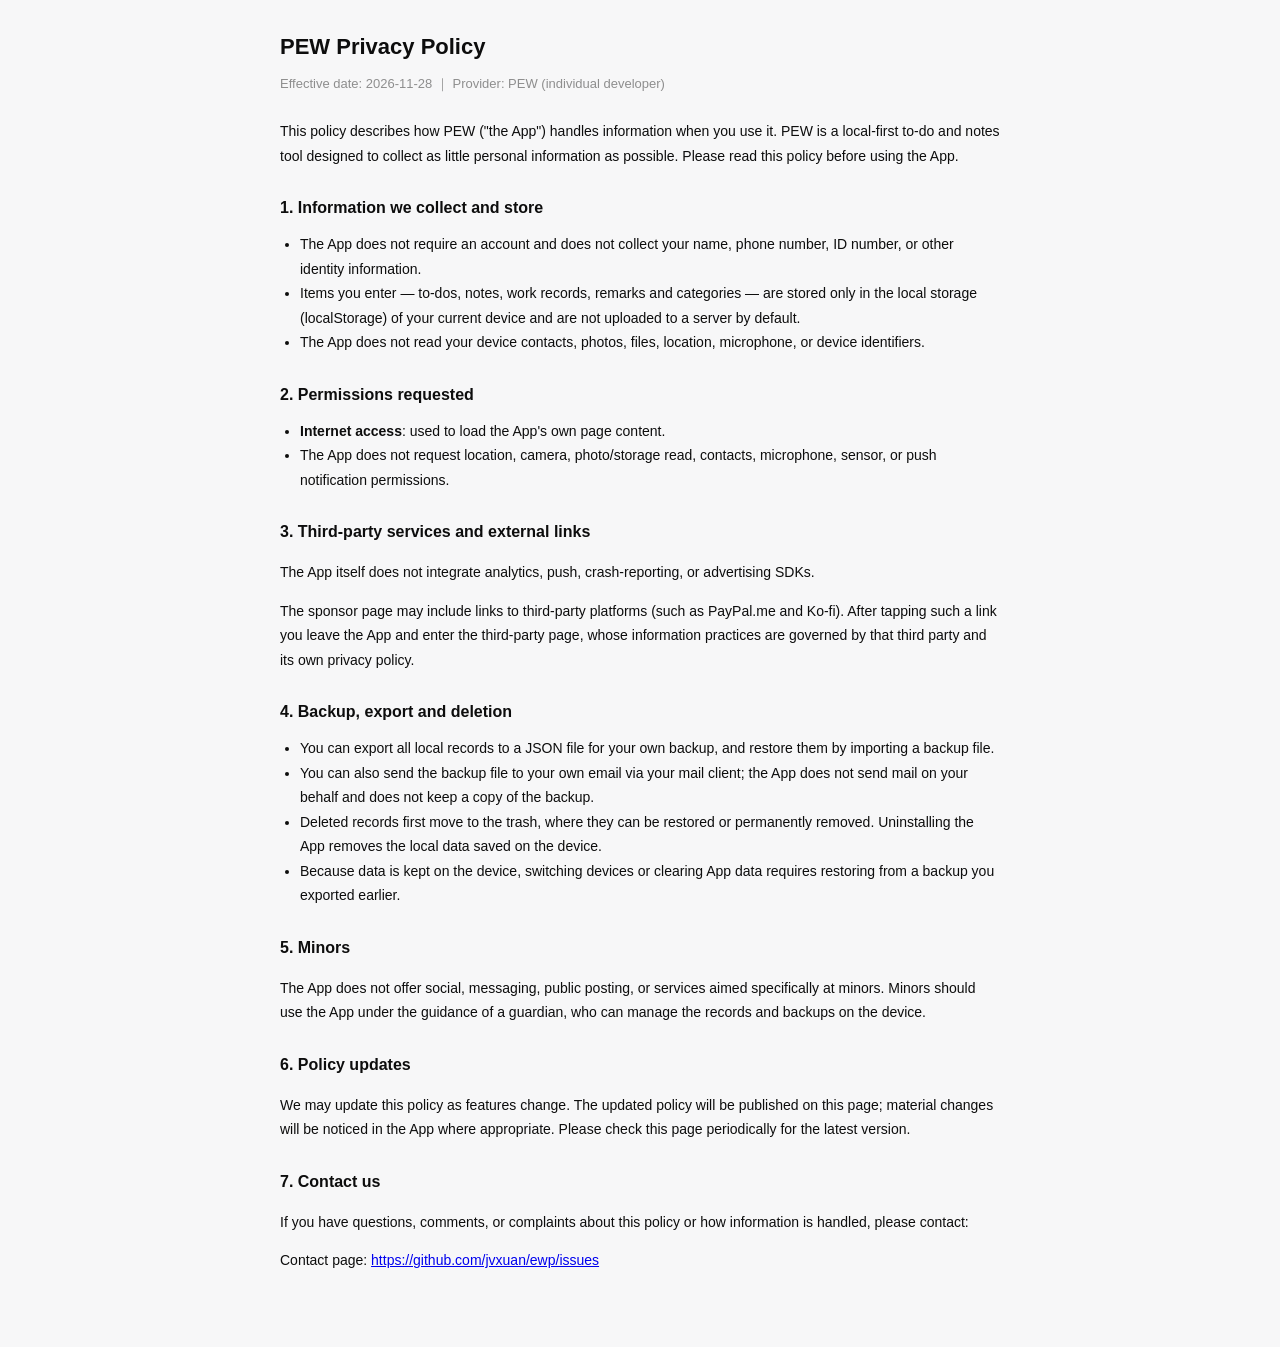
<file: docs/privacy-en.html>
<!DOCTYPE html>
<html lang="en">
<head>
<meta charset="UTF-8">
<meta name="viewport" content="width=device-width, initial-scale=1.0">
<title>PEW Privacy Policy</title>
<style>
  body{font-family:-apple-system,"Segoe UI",Roboto,sans-serif;color:#0d0d0d;background:#f7f7f8;line-height:1.75;margin:0;padding:0}
  .wrap{max-width:720px;margin:0 auto;padding:28px 20px 60px}
  h1{font-size:22px;margin:0 0 6px}
  .meta{color:#8e8e8e;font-size:13px;margin-bottom:24px}
  h2{font-size:16px;margin:26px 0 10px}
  p,li{font-size:14px}
  .placeholder{color:#b06a00}
  ul{padding-left:20px;margin:8px 0}
</style>
</head>
<body>
<div class="wrap">
  <h1>PEW Privacy Policy</h1>
  <div class="meta">Effective date: 2026-11-28 ｜ Provider: PEW (individual developer)</div>

  <p>This policy describes how PEW ("the App") handles information when you use it. PEW is a local-first to-do and notes tool designed to collect as little personal information as possible. Please read this policy before using the App.</p>

  <h2>1. Information we collect and store</h2>
  <ul>
    <li>The App does not require an account and does not collect your name, phone number, ID number, or other identity information.</li>
    <li>Items you enter — to-dos, notes, work records, remarks and categories — are stored only in the local storage (localStorage) of your current device and are not uploaded to a server by default.</li>
    <li>The App does not read your device contacts, photos, files, location, microphone, or device identifiers.</li>
  </ul>

  <h2>2. Permissions requested</h2>
  <ul>
    <li><strong>Internet access</strong>: used to load the App's own page content.</li>
    <li>The App does not request location, camera, photo/storage read, contacts, microphone, sensor, or push notification permissions.</li>
  </ul>

  <h2>3. Third-party services and external links</h2>
  <p>The App itself does not integrate analytics, push, crash-reporting, or advertising SDKs.</p>
  <p>The sponsor page may include links to third-party platforms (such as PayPal.me and Ko-fi). After tapping such a link you leave the App and enter the third-party page, whose information practices are governed by that third party and its own privacy policy.</p>

  <h2>4. Backup, export and deletion</h2>
  <ul>
    <li>You can export all local records to a JSON file for your own backup, and restore them by importing a backup file.</li>
    <li>You can also send the backup file to your own email via your mail client; the App does not send mail on your behalf and does not keep a copy of the backup.</li>
    <li>Deleted records first move to the trash, where they can be restored or permanently removed. Uninstalling the App removes the local data saved on the device.</li>
    <li>Because data is kept on the device, switching devices or clearing App data requires restoring from a backup you exported earlier.</li>
  </ul>

  <h2>5. Minors</h2>
  <p>The App does not offer social, messaging, public posting, or services aimed specifically at minors. Minors should use the App under the guidance of a guardian, who can manage the records and backups on the device.</p>

  <h2>6. Policy updates</h2>
  <p>We may update this policy as features change. The updated policy will be published on this page; material changes will be noticed in the App where appropriate. Please check this page periodically for the latest version.</p>

  <h2>7. Contact us</h2>
  <p>If you have questions, comments, or complaints about this policy or how information is handled, please contact:</p>
  <p>Contact page: <a href="https://github.com/jvxuan/ewp/issues">https://github.com/jvxuan/ewp/issues</a></p>
</div>
</body>
</html>
</file>
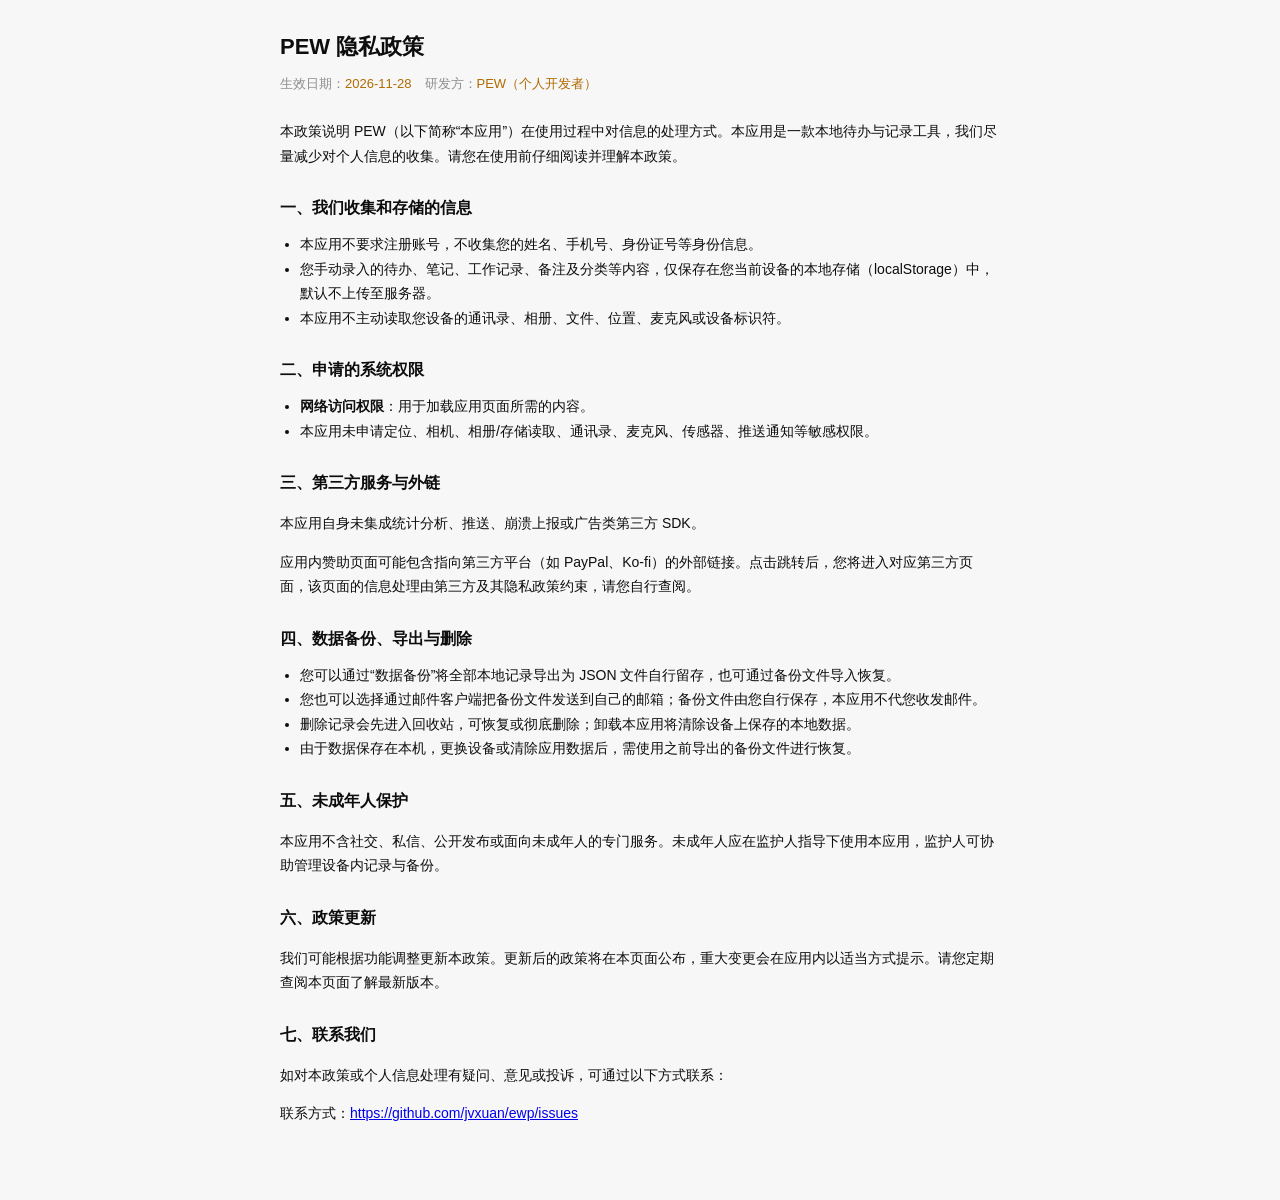
<file: docs/privacy.html>
<!DOCTYPE html>
<html lang="zh-CN">
<head>
<meta charset="UTF-8">
<meta name="viewport" content="width=device-width, initial-scale=1.0">
<title>PEW 隐私政策</title>
<style>
  body{font-family:-apple-system,"PingFang SC","Microsoft YaHei",sans-serif;color:#0d0d0d;background:#f7f7f8;line-height:1.75;margin:0;padding:0}
  .wrap{max-width:720px;margin:0 auto;padding:28px 20px 60px}
  h1{font-size:22px;margin:0 0 6px}
  .meta{color:#8e8e8e;font-size:13px;margin-bottom:24px}
  h2{font-size:16px;margin:26px 0 10px}
  p,li{font-size:14px}
  .placeholder{color:#b06a00}
  ul{padding-left:20px;margin:8px 0}
</style>
</head>
<body>
<div class="wrap">
  <h1>PEW 隐私政策</h1>
  <div class="meta">生效日期：<span class="placeholder">2026-11-28</span>　研发方：<span class="placeholder">PEW（个人开发者）</span></div>

  <p>本政策说明 PEW（以下简称“本应用”）在使用过程中对信息的处理方式。本应用是一款本地待办与记录工具，我们尽量减少对个人信息的收集。请您在使用前仔细阅读并理解本政策。</p>

  <h2>一、我们收集和存储的信息</h2>
  <ul>
    <li>本应用不要求注册账号，不收集您的姓名、手机号、身份证号等身份信息。</li>
    <li>您手动录入的待办、笔记、工作记录、备注及分类等内容，仅保存在您当前设备的本地存储（localStorage）中，默认不上传至服务器。</li>
    <li>本应用不主动读取您设备的通讯录、相册、文件、位置、麦克风或设备标识符。</li>
  </ul>

  <h2>二、申请的系统权限</h2>
  <ul>
    <li><strong>网络访问权限</strong>：用于加载应用页面所需的内容。</li>
    <li>本应用未申请定位、相机、相册/存储读取、通讯录、麦克风、传感器、推送通知等敏感权限。</li>
  </ul>

  <h2>三、第三方服务与外链</h2>
  <p>本应用自身未集成统计分析、推送、崩溃上报或广告类第三方 SDK。</p>
  <p>应用内赞助页面可能包含指向第三方平台（如 PayPal、Ko-fi）的外部链接。点击跳转后，您将进入对应第三方页面，该页面的信息处理由第三方及其隐私政策约束，请您自行查阅。</p>

  <h2>四、数据备份、导出与删除</h2>
  <ul>
    <li>您可以通过“数据备份”将全部本地记录导出为 JSON 文件自行留存，也可通过备份文件导入恢复。</li>
    <li>您也可以选择通过邮件客户端把备份文件发送到自己的邮箱；备份文件由您自行保存，本应用不代您收发邮件。</li>
    <li>删除记录会先进入回收站，可恢复或彻底删除；卸载本应用将清除设备上保存的本地数据。</li>
    <li>由于数据保存在本机，更换设备或清除应用数据后，需使用之前导出的备份文件进行恢复。</li>
  </ul>

  <h2>五、未成年人保护</h2>
  <p>本应用不含社交、私信、公开发布或面向未成年人的专门服务。未成年人应在监护人指导下使用本应用，监护人可协助管理设备内记录与备份。</p>

  <h2>六、政策更新</h2>
  <p>我们可能根据功能调整更新本政策。更新后的政策将在本页面公布，重大变更会在应用内以适当方式提示。请您定期查阅本页面了解最新版本。</p>

  <h2>七、联系我们</h2>
  <p>如对本政策或个人信息处理有疑问、意见或投诉，可通过以下方式联系：</p>
  <p>联系方式：<a href="https://github.com/jvxuan/ewp/issues">https://github.com/jvxuan/ewp/issues</a></p>
</div>
</body>
</html>
</file>
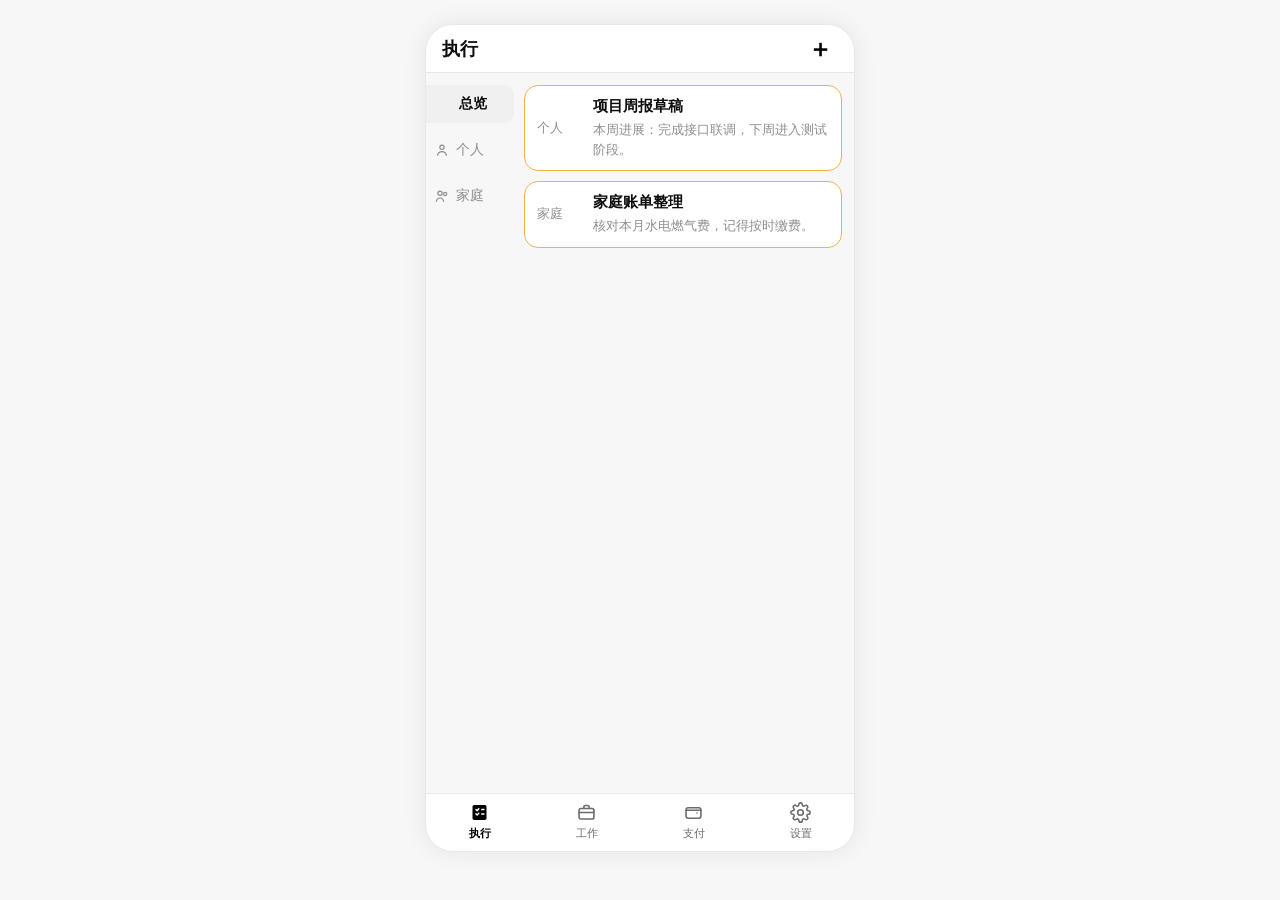
<file: notes-app/记事App.html>
<!DOCTYPE html>
<html lang="zh-CN">
<head>
<meta charset="UTF-8" />
<meta name="viewport" content="width=device-width, initial-scale=1.0, maximum-scale=1.0" />
<title>EWP</title>
<link rel="icon" href="data:image/svg+xml,<svg xmlns='http://www.w3.org/2000/svg' viewBox='0 0 24 24' fill='none' stroke='%230d0d0d' stroke-width='1.8' stroke-linecap='round' stroke-linejoin='round'><rect x='5' y='3.5' width='14' height='17' rx='2'/><path d='M9 8h6M9 12h6'/></svg>" />
<style>
:root{
  --bg:#f7f7f8; --panel:#ffffff; --border:#e8e8e8; --text:#0d0d0d; --muted:#8e8e8e;
  --primary:#0d0d0d; --primary-soft:#f0f0f1; --done-soft:#f5f5f6; --danger:#e5484d; --radius:14px;
}
*{box-sizing:border-box;margin:0;padding:0}
[hidden]{display:none !important}
body{font-family:-apple-system,BlinkMacSystemFont,"PingFang SC","Microsoft YaHei",sans-serif;background:var(--bg);color:var(--text);min-height:100vh;display:flex;justify-content:center;overflow:hidden;-webkit-tap-highlight-color:transparent}
button{font-family:inherit;cursor:pointer}

.phone{width:100%;max-width:430px;height:100vh;height:100dvh;background:var(--bg);display:flex;flex-direction:column;position:relative;overflow:hidden;box-shadow:0 0 24px rgba(0,0,0,.08)}
@media(min-width:480px){ body{padding:24px 0} .phone{height:92vh;border-radius:28px;border:1px solid var(--border)} }

/* 顶栏 */
.topbar{display:flex;align-items:center;gap:10px;height:48px;min-height:48px;padding:0 16px;background:var(--panel);border-bottom:1px solid var(--border)}
.topbar .top-title{font-size:18px;font-weight:700;flex:1}
.topbar .icon-btn{border:none;background:transparent;width:36px;height:36px;font-size:16px;display:flex;align-items:center;justify-content:center;flex-shrink:0}
.topbar .icon-btn:hover{background:transparent}
.topbar .icon-btn svg{width:19px;height:19px;display:block}
#top-add{font-size:24px;font-weight:600;line-height:1}
.top-actions{display:flex;align-items:center;gap:8px}

.view{flex:1;overflow-y:auto;padding:12px 12px 18px}
.view[hidden]{display:none}
/* 带分类侧栏的主页：左侧贴边，去掉页面左边距 */
#view-home,#view-notes,#view-work{padding-left:0}

/* ---------- 主页：左分类 + 右列表 ---------- */
.notes-layout{display:flex;gap:10px;min-height:100%}
.cat-bar{width:88px;flex-shrink:0;display:flex;flex-direction:column;gap:8px;overflow-y:auto}
.cat-item{display:flex;align-items:center;gap:6px;border:1px solid transparent;background:transparent;border-radius:0 10px 10px 0;padding:9px 1px 9px 7px;font-size:14px;color:var(--muted);text-align:left;transition:background .15s,color .15s}
.cat-item .cat-icon{flex-shrink:0;line-height:1;display:flex}
.cat-item .cat-icon svg{width:16px;height:16px;display:block}
.cat-item .cat-name{flex:1;white-space:nowrap;overflow:hidden;text-overflow:ellipsis}
.cat-item.no-icon .cat-name{padding-left:0;text-align:center}
.cat-item:hover{background:var(--primary-soft);color:var(--text)}
.cat-item.active{background:var(--primary-soft);color:var(--text);font-weight:600}

.note-pane{flex:1;display:flex;flex-direction:column;gap:10px;min-width:0}
.pane-head{display:flex;justify-content:space-between;align-items:center;font-size:13px;color:var(--muted)}
.note-list{display:flex;flex-direction:column;gap:10px;padding-bottom:8px}

.note-card{display:flex;align-items:center;gap:8px;background:var(--panel);border:1px solid var(--border);border-radius:var(--radius);padding:11px 12px;cursor:pointer}
.note-card:hover{background:var(--primary-soft)}
.note-card.done{background:var(--done-soft)}
.note-card .nc-index{width:18px;flex-shrink:0;font-size:15px;font-weight:600;color:var(--muted);text-align:center}
.note-card .nc-body{flex:1;min-width:0}
.note-card input[type=checkbox]{width:18px;height:18px;flex-shrink:0;accent-color:var(--text)}
.note-card .nc-title{font-weight:600;font-size:15px;margin-bottom:4px}
.note-card .nc-title.empty{color:var(--muted)}
.note-card.done .nc-title{text-decoration:line-through;color:var(--muted)}
.note-card .nc-summary{font-size:13px;color:var(--muted);line-height:1.5;display:-webkit-box;-webkit-line-clamp:2;-webkit-box-orient:vertical;overflow:hidden}
.note-card .nc-cat{font-size:12px;color:var(--muted);margin-top:5px}
.note-card .nc-cat-label{flex-shrink:0;width:48px;font-size:13px;color:var(--muted);text-align:left;white-space:nowrap;overflow:hidden}
.note-card.overview.first{background:var(--panel);border:1.5px solid #E8B547}
.note-card.overview.first.done{background:var(--done-soft);border-color:var(--border)}
.note-card.first{background:var(--panel);border:1.5px solid #E8B547}
.note-card.first.done{background:var(--done-soft);border-color:var(--border)}

/* 底部 Tab */
.tabbar{display:flex;background:var(--panel);border-top:1px solid var(--border)}
.tabbar .tab{flex:1;border:none;background:none;padding:8px 0 10px;display:flex;flex-direction:column;align-items:center;gap:3px;font-size:11px;color:#6b6b6b}
.tabbar .tab .tab-icon{display:flex}
.tabbar .tab .tab-icon svg{width:21px;height:21px;display:block}
.tabbar .tab.active{color:#000;font-weight:600}
.tabbar .tab .tab-icon .ic-filled{display:none}
.tabbar .tab.active .tab-icon .ic-outline{display:none}
.tabbar .tab.active .tab-icon .ic-filled{display:block}

/* 占位页 */
.placeholder{display:flex;flex-direction:column;align-items:center;justify-content:center;gap:12px;padding:60px 24px;text-align:center;color:var(--muted)}
.placeholder .ph-icon{font-size:44px}
.placeholder h3{color:var(--text);font-size:16px}
.setting-row{background:var(--panel);border:1px solid var(--border);border-radius:var(--radius);padding:14px 16px;display:flex;justify-content:space-between;align-items:center;margin-bottom:10px;font-size:14px}

/* ---------- 编辑页（独立视图） ---------- */
#view-editor{flex:1;display:flex;flex-direction:column;overflow:hidden;background:var(--bg)}
#view-editor[hidden]{display:none}
.editor-top{display:flex;align-items:center;gap:10px;height:48px;min-height:48px;padding:0 12px;background:var(--panel);border-bottom:1px solid var(--border)}
.back-btn{border:none;background:transparent;width:36px;height:36px;font-size:28px;color:var(--text);display:flex;align-items:center;justify-content:center;line-height:1;padding-bottom:3px}
.back-btn:hover{background:transparent}
.editor-top .btn{margin-left:auto}
.title-input{width:100%;font-size:20px;font-weight:700;border:1px solid var(--border);border-radius:12px;outline:none;background:var(--panel);color:var(--text);padding:12px 14px}
.title-input:focus{border-color:var(--text)}
.editor-body{flex:1;overflow-y:auto;padding:16px 18px 18px;display:flex;flex-direction:column;gap:14px}
.content-area{width:100%;min-height:180px;outline:none;border:1px solid var(--border);border-radius:12px;background:var(--panel);font-family:inherit;font-size:15px;line-height:1.75;resize:vertical;color:var(--text);padding:12px 14px}
.content-area:focus{border-color:var(--text)}
.cat-select{width:100%;display:flex;align-items:center;gap:10px;padding:12px 14px;border:1px solid var(--border);border-radius:12px;background:var(--panel);font-family:inherit;font-size:15px;color:var(--text);cursor:pointer}
.cat-select-name{flex:1;text-align:left;white-space:nowrap;overflow:hidden;text-overflow:ellipsis}
.cat-select-arrow{width:16px;height:16px;flex-shrink:0;color:var(--muted)}
.cp-item{display:flex;align-items:center;gap:10px;background:var(--bg);border-radius:10px;padding:12px 12px;cursor:pointer}
.cp-item .cp-name{flex:1;font-size:14px}
.cp-item .cp-check{width:18px;height:18px;flex-shrink:0;color:var(--text);display:none}
.cp-item.active .cp-check{display:block}
.cp-item.active{background:var(--primary-soft)}
.todo-area{min-height:120px}
.todo-note{min-height:72px;font-size:14px;color:var(--muted)}
.editor-count{font-size:12px;color:var(--muted);text-align:right;padding:2px 2px 0}

/* ---------- 分类管理抽屉 ---------- */
.drawer-mask{position:absolute;inset:0;background:rgba(0,0,0,.35);z-index:70}
.drawer{position:absolute;left:0;right:0;bottom:0;z-index:71;background:var(--panel);border-radius:20px 20px 0 0;padding:18px 18px 24px;max-height:70%;display:flex;flex-direction:column;gap:14px}
.drawer h3{font-size:16px}
.cm-add{display:flex;gap:8px}
.cm-add input{flex:1;padding:9px 12px;border:1px solid var(--border);border-radius:10px;font-size:14px;outline:none}
.cm-list{display:flex;flex-direction:column;gap:8px;overflow-y:auto}
.cm-item{display:flex;align-items:center;gap:10px;background:var(--bg);border-radius:10px;padding:11px 12px}
.cm-item .cm-grip{flex-shrink:0;color:#c9c9cc;display:flex;cursor:grab;touch-action:none}
.cm-item .cm-grip svg{width:14px;height:14px;display:block}
.cm-item.dragging{opacity:.5;box-shadow:0 6px 16px rgba(0,0,0,.15);background:var(--panel)}
.cm-item .cm-name{flex:1;font-size:14px}
.cm-item button{border:none;background:none;font-size:15px;color:var(--muted);display:flex;align-items:center;-webkit-tap-highlight-color:transparent}
.cm-item button svg{width:17px;height:17px;display:block}
.cm-item button:hover{color:var(--primary)}
.cm-item button.del:hover{color:var(--danger)}

/* 应用内弹窗 */
.modal-mask{position:absolute;inset:0;background:rgba(0,0,0,.35);z-index:80}
.modal{position:absolute;left:24px;right:24px;top:50%;transform:translateY(-50%);z-index:81;background:var(--panel);border-radius:18px;padding:20px 18px;display:flex;flex-direction:column;gap:14px;box-shadow:0 12px 32px rgba(0,0,0,.18)}
.modal-title{font-size:16px;font-weight:600}
.modal-msg{font-size:14px;color:var(--muted);line-height:1.6}
.modal-input{padding:10px 12px;border:1px solid var(--border);border-radius:10px;font-size:15px;outline:none;background:var(--panel);color:var(--text)}
.modal-input:focus{border-color:var(--text)}
.modal-actions{display:flex;justify-content:flex-end;gap:10px}
.modal-actions .btn.danger-ok{background:var(--danger);border-color:var(--danger);color:#fff}
.modal-actions .btn.danger-ok:hover{opacity:.9;color:#fff}

.btn{border:1px solid var(--border);background:var(--panel);border-radius:10px;padding:8px 13px;font-size:14px}
.btn:hover{border-color:var(--primary);color:var(--primary)}
.btn.primary{background:var(--primary);color:#fff;border-color:var(--primary)}
.btn.primary:hover{opacity:.9;color:#fff}
.btn.danger:hover{border-color:var(--danger);color:var(--danger)}
.btn.small{padding:5px 10px;font-size:13px}
.lang-switch{display:flex;gap:6px}
.lang-opt{border:1px solid var(--border);background:var(--panel);color:var(--muted)}
.lang-opt.active{background:var(--primary);color:#fff;border-color:var(--primary);font-weight:600}
.btn-row{display:flex;gap:8px;flex-wrap:wrap}

.toast{position:fixed;bottom:80px;left:50%;transform:translateX(-50%);background:rgba(30,34,40,.92);color:#fff;padding:10px 18px;border-radius:10px;font-size:14px;z-index:999}
.empty-tip{color:var(--muted);font-size:13px;text-align:center;padding:40px 0}

/* 主页待办条目 */
.todo-row{display:flex;align-items:center;gap:8px;background:var(--panel);border:1px solid var(--border);border-radius:12px;padding:12px 12px;cursor:pointer}
.todo-row.done{background:var(--done-soft)}
.todo-row input[type=checkbox]{width:18px;height:18px;flex-shrink:0;accent-color:var(--text)}
.tr-index{width:18px;flex-shrink:0;font-size:15px;font-weight:600;color:var(--muted);text-align:center}
.tr-cat{flex-shrink:0;width:48px;font-size:13px;color:var(--muted);text-align:left;white-space:nowrap;overflow:hidden}
.todo-row .tr-body{flex:1;min-width:0}
.todo-row .tr-text{font-size:15px;word-break:break-word}
.tr-note{font-size:12.5px;color:var(--muted);word-break:break-word;margin-top:3px}
.todo-row.done .tr-text{text-decoration:line-through;color:var(--muted)}
.todo-row.first{background:var(--panel);border:1.5px solid #E8B547}
.todo-row.first.done{background:var(--done-soft);border-color:var(--border)}
.todo-row.overview.first{background:var(--panel);border:1.5px solid #E8B547}
.todo-row.overview.first.done{background:var(--panel);border-color:#E8B547}
.todo-row.first .tr-text{font-weight:600;color:var(--text)}
.todo-row.first.done .tr-text{font-weight:400;color:var(--muted)}

</style>
</head>
<body>
<div class="phone">

  <header class="topbar" id="main-topbar">
    <span class="top-title" id="top-title">执行</span>
    <div class="top-actions">
      <button class="icon-btn" id="top-action" data-i18n-title="action.manage" title="管理分类"><svg viewBox="0 0 24 24" fill="none" stroke="currentColor" stroke-width="1.8" stroke-linecap="round" stroke-linejoin="round"><rect x="3.5" y="3.5" width="7" height="7" rx="1.5"/><rect x="13.5" y="3.5" width="7" height="7" rx="1.5"/><rect x="3.5" y="13.5" width="7" height="7" rx="1.5"/><rect x="13.5" y="13.5" width="7" height="7" rx="1.5"/></svg></button>
      <button class="icon-btn" id="top-add" data-i18n-title="action.new" title="新建">＋</button>
    </div>
  </header>

  <!-- 主页：待办事项（左分类分组 + 右待办列表） -->
  <section class="view" id="view-home">
    <div class="notes-layout">
      <aside class="cat-bar" id="cat-bar"></aside>
      <div class="note-pane">
        <div class="note-list" id="home-list"></div>
      </div>
    </div>
  </section>

  <!-- 执行：卡片列表 + 分类侧栏 -->
  <section class="view" id="view-notes">
    <div class="notes-layout">
      <aside class="cat-bar" id="notes-cat-bar"></aside>
      <div class="note-pane">
        <div class="note-list" id="notes-list"></div>
      </div>
    </div>
  </section>

  <!-- 工作：卡片列表 + 分类侧栏（独立新表） -->
  <section class="view" id="view-work">
    <div class="notes-layout">
      <aside class="cat-bar" id="work-cat-bar"></aside>
      <div class="note-pane">
        <div class="note-list" id="work-list"></div>
      </div>
    </div>
  </section>

  <!-- 设置 -->
  <section class="view" id="view-settings">
    <div class="setting-row"><span data-i18n="setting.exportAll">导出全部数据（JSON）</span><button class="btn small" id="btn-export-all" data-i18n="setting.export">导出</button></div>
    <div class="setting-row"><span data-i18n="setting.importAll">导入备份（JSON）</span><button class="btn small" id="btn-import-all" data-i18n="setting.import">导入</button></div>
    <input type="file" id="import-file" accept="application/json,.json" hidden />
    <div class="setting-row"><span data-i18n="setting.language">语言</span><span class="lang-switch" id="lang-switch">
      <button class="btn small lang-opt" data-lang="zh">简体</button>
      <button class="btn small lang-opt" data-lang="zhTW">繁體</button>
      <button class="btn small lang-opt" data-lang="en">English</button>
    </span></div>
    <div class="setting-row"><span data-i18n="setting.about">关于</span><span id="about-ver" style="color:var(--muted);font-size:13px"></span></div>
  </section>

  <nav class="tabbar" id="main-tabbar">
    <button class="tab active" data-tab="notes"><span class="tab-icon"><svg class="ic-outline" viewBox="0 0 24 24" fill="none" stroke="currentColor" stroke-width="1.8" stroke-linecap="round" stroke-linejoin="round"><rect x="4" y="3.5" width="16" height="17" rx="2"/><path d="M8 8.5l1.4 1.4L11 7.5M8 13.5l1.4 1.4L11 12.5M14.5 8.5H17M14.5 13.5H17"/></svg><svg class="ic-filled" viewBox="0 0 24 24" fill="none"><rect x="4" y="3.5" width="16" height="17" rx="2" fill="currentColor"/><path d="M8 8.6l1.3 1.3 1.9-2.1" stroke="#fff" stroke-width="1.7" stroke-linecap="round" stroke-linejoin="round"/><path d="M8 13.6l1.3 1.3 1.9-2.1" stroke="#fff" stroke-width="1.7" stroke-linecap="round" stroke-linejoin="round"/><path d="M14.6 8.6h2.4M14.6 13.6h2.4" stroke="#fff" stroke-width="1.7" stroke-linecap="round"/></svg></span><span data-i18n="tab.notes">执行</span></button>
    <button class="tab" data-tab="work"><span class="tab-icon"><svg class="ic-outline" viewBox="0 0 24 24" fill="none" stroke="currentColor" stroke-width="1.8" stroke-linecap="round" stroke-linejoin="round"><rect x="3.5" y="7.5" width="17" height="12" rx="2"/><path d="M9 7.5V5.5A1.5 1.5 0 0 1 10.5 4h3A1.5 1.5 0 0 1 15 5.5v2M3.5 12h17"/></svg><svg class="ic-filled" viewBox="0 0 24 24" fill="none"><path d="M3.5 8.5h17V19a1.5 1.5 0 0 1-1.5 1.5H5A1.5 1.5 0 0 1 3.5 19z" fill="currentColor"/><path d="M9 8.5V6A1.5 1.5 0 0 1 10.5 4.5h3A1.5 1.5 0 0 1 15 6v2.5" stroke="#fff" stroke-width="1.7" stroke-linecap="round" fill="none"/><path d="M3.5 12.5h17" stroke="#fff" stroke-width="1.7"/></svg></span><span data-i18n="tab.work">工作</span></button>
    <button class="tab" data-tab="home"><span class="tab-icon"><svg class="ic-outline" viewBox="0 0 24 24" fill="none" stroke="currentColor" stroke-width="1.8" stroke-linecap="round" stroke-linejoin="round"><rect x="3.5" y="6.5" width="17" height="12" rx="2.5"/><path d="M3.5 9.5h17"/><path d="M16 12.5h.01"/></svg><svg class="ic-filled" viewBox="0 0 24 24" fill="none"><rect x="3.5" y="6.5" width="17" height="12" rx="2.5" fill="currentColor"/><path d="M3.5 10h17" stroke="#fff" stroke-width="1.7"/><circle cx="16" cy="14" r="1.3" fill="#fff"/></svg></span><span data-i18n="tab.home">支付</span></button>
    <button class="tab" data-tab="settings"><span class="tab-icon"><svg class="ic-outline" viewBox="0 0 24 24" fill="none" stroke="currentColor" stroke-width="1.8" stroke-linecap="round" stroke-linejoin="round"><circle cx="12" cy="12" r="3.2"/><path d="M19.4 15a1.65 1.65 0 0 0 .33 1.82l.06.06a2 2 0 1 1-2.83 2.83l-.06-.06a1.65 1.65 0 0 0-1.82-.33 1.65 1.65 0 0 0-1 1.51V21a2 2 0 1 1-4 0v-.09A1.65 1.65 0 0 0 9 19.4a1.65 1.65 0 0 0-1.82.33l-.06.06a2 2 0 1 1-2.83-2.83l.06-.06a1.65 1.65 0 0 0 .33-1.82 1.65 1.65 0 0 0-1.51-1H3a2 2 0 1 1 0-4h.09A1.65 1.65 0 0 0 4.6 9a1.65 1.65 0 0 0-.33-1.82l-.06-.06a2 2 0 1 1 2.83-2.83l.06.06a1.65 1.65 0 0 0 1.82.33H9a1.65 1.65 0 0 0 1-1.51V3a2 2 0 1 1 4 0v.09a1.65 1.65 0 0 0 1 1.51 1.65 1.65 0 0 0 1.82-.33l.06-.06a2 2 0 1 1 2.83 2.83l-.06.06a1.65 1.65 0 0 0-.33 1.82V9a1.65 1.65 0 0 0 1.51 1H21a2 2 0 1 1 0 4h-.09a1.65 1.65 0 0 0-1.51 1z"/></svg><svg class="ic-filled" viewBox="0 0 24 24" fill="none"><path d="M19.4 15a1.65 1.65 0 0 0 .33 1.82l.06.06a2 2 0 1 1-2.83 2.83l-.06-.06a1.65 1.65 0 0 0-1.82-.33 1.65 1.65 0 0 0-1 1.51V21a2 2 0 1 1-4 0v-.09A1.65 1.65 0 0 0 9 19.4a1.65 1.65 0 0 0-1.82.33l-.06.06a2 2 0 1 1-2.83-2.83l.06-.06a1.65 1.65 0 0 0 .33-1.82 1.65 1.65 0 0 0-1.51-1H3a2 2 0 1 1 0-4h.09A1.65 1.65 0 0 0 4.6 9a1.65 1.65 0 0 0-.33-1.82l-.06-.06a2 2 0 1 1 2.83-2.83l.06.06a1.65 1.65 0 0 0 1.82.33H9a1.65 1.65 0 0 0 1-1.51V3a2 2 0 1 1 4 0v.09a1.65 1.65 0 0 0 1 1.51 1.65 1.65 0 0 0 1.82-.33l.06-.06a2 2 0 1 1 2.83 2.83l-.06.06a1.65 1.65 0 0 0-.33 1.82V9a1.65 1.65 0 0 0 1.51 1H21a2 2 0 1 1 0 4h-.09a1.65 1.65 0 0 0-1.51 1z" fill="currentColor"/><circle cx="12" cy="12" r="3.2" fill="#fff"/></svg></span><span data-i18n="tab.settings">设置</span></button>
  </nav>

  <!-- 编辑页（独立视图；todo / note 双模式） -->
  <section id="view-editor" hidden>
    <div class="editor-top">
      <button class="back-btn" id="editor-back" title="返回">‹</button>
      <button class="btn primary small" id="btn-save" data-i18n="action.save">保存</button>
    </div>
    <div class="editor-body">
      <input id="note-title" class="title-input" type="text" data-i18n-ph="ph.untitled" placeholder="无标题" />
      <textarea id="note-content" class="content-area" data-i18n-ph="ph.start" placeholder="开始记录…"></textarea>
      <textarea id="todo-text" class="content-area todo-area" data-i18n-ph="ph.record" placeholder="记录内容…" hidden></textarea>
      <textarea id="todo-note" class="content-area todo-note" data-i18n-ph="ph.note" placeholder="补充说明（可选）" hidden></textarea>
      <button type="button" id="editor-cat" class="cat-select">
        <span id="editor-cat-name" class="cat-select-name"></span>
        <svg class="cat-select-arrow" viewBox="0 0 24 24" fill="none" stroke="currentColor" stroke-width="1.8" stroke-linecap="round" stroke-linejoin="round"><path d="m6 9 6 6 6-6"/></svg>
      </button>
      <div class="editor-count" id="editor-count"></div>
      <div class="btn-row" id="editor-export-row">
        <button class="btn danger" id="btn-delete" data-i18n="action.delete">删除</button>
      </div>
    </div>
  </section>

  <!-- 分类管理抽屉 -->
  <div id="cat-manager" hidden>
    <div class="drawer-mask" id="cm-mask"></div>
    <div class="drawer">
      <h3 data-i18n="drawer.catManage">分类管理</h3>
      <div class="cm-add">
        <input id="cm-input" type="text" data-i18n-ph="ph.newCat" placeholder="输入新分类名称" />
        <button class="btn primary small" id="cm-add-btn" data-i18n="drawer.add">添加</button>
      </div>
      <div class="cm-list" id="cm-list"></div>
      <button class="btn" id="cm-close" data-i18n="drawer.done">完成</button>
    </div>
  </div>
  <!-- 应用内弹窗 -->
  <div id="modal" hidden>
    <div class="modal-mask" id="modal-mask"></div>
    <div class="modal">
      <h4 class="modal-title" id="modal-title"></h4>
      <p class="modal-msg" id="modal-msg" hidden></p>
      <input class="modal-input" id="modal-input" hidden type="text" />
      <div class="modal-actions">
        <button class="btn" id="modal-cancel" data-i18n="modal.cancel">取消</button>
        <button class="btn primary" id="modal-ok" data-i18n="modal.confirm">确定</button>
      </div>
    </div>
  </div>

  <!-- 分类选择弹层 -->
  <div id="cat-picker" hidden>
    <div class="drawer-mask" id="cp-mask"></div>
    <div class="drawer">
      <h3 data-i18n="drawer.chooseCat">选择分类</h3>
      <div class="cm-list" id="cp-list"></div>
      <button class="btn" id="cp-close" data-i18n="modal.cancel">取消</button>
    </div>
  </div>
</div>

<div id="toast" class="toast" hidden></div>

<script>
(function(){
"use strict";
const $=(s)=>document.querySelector(s);
const TODOS_KEY="notes-app-v1-todos";
const NOTES_KEY="notes-app-v1-notes";
const WORK_KEY="notes-app-v1-work";
const OLD_KEY="notes-app-v1";
const CATS_KEY="notes-app-v1-cats";
const ORDER_KEY="notes-app-v1-order";
const RETIRED_KEY="notes-app-v1-retired";
const APP_NAME="EWP";
const APP_VERSION="2.21";
// 标配分类用稳定 ID 存储，显示名随当前语言走 CAT_LABEL 字典；自定义分类存原名
const PRESET_CATS=["life","family","work","finance"];
const EXEC_CATS=["personal","family"];
const WORK_CATS=["personal","company"];
const CAT_ZH2ID={"生活":"life","家庭":"family","工作":"work","理财":"finance","个人":"personal","公司":"company"};
const CAT_LABEL={
  zh:   {life:"生活",family:"家庭",work:"工作",finance:"理财",personal:"个人",company:"公司"},
  zhTW: {life:"生活",family:"家庭",work:"工作",finance:"理財",personal:"個人",company:"公司"},
  en:   {life:"Life",family:"Family",work:"Work",finance:"Finance",personal:"Personal",company:"Company"}
};
function catLabel(c){
  if(!c) return t("cat.uncat");
  const map=CAT_LABEL[state.lang]||CAT_LABEL.zh;
  return map[c]||CAT_LABEL.zh[c]||c;
}
function migrateCat(c){ return CAT_ZH2ID[c]||c; }

const ALL_CAT="__all__";
const LANG_KEY="notes-app-v1-lang";
const I18N={
  zh:{
    "tab.notes":"执行","tab.work":"工作","tab.home":"支付","tab.settings":"设置",
    "action.manage":"管理分类","action.new":"新建","action.back":"返回","action.save":"保存","action.delete":"删除","action.rename":"修改",
    "ph.todo":"待办内容…","ph.record":"记录内容…","ph.note":"补充说明（可选）","ph.untitled":"无标题","ph.start":"开始记录…","ph.newCat":"输入新分类名称","ph.renameCat":"输入分类名称",
    "setting.language":"语言","setting.exportAll":"导出全部数据（JSON）","setting.export":"导出","setting.importAll":"导入备份（JSON）","setting.import":"导入","setting.clearAll":"清空本地全部数据","setting.clear":"清空","setting.about":"关于",
    "cat.all":"总览","cat.uncat":"未分类",
    "empty.homeAll":"暂无待办","empty.homeCat":"该分类暂无待办",
    "empty.notesAll":"还没有执行记录，点右上角 ＋ 新建","empty.notesCat":"该分类暂无执行记录",
    "empty.workAll":"还没有工作记录，点右上角 ＋ 新建","empty.workCat":"该分类暂无工作记录",
    "card.untitled":"无标题","card.noBody":"（无正文）",
    "toast.storage":"本地存储空间不足，部分内容可能未保存","toast.empty":"内容为空，未保存","toast.saved":"已保存","toast.deleted":"已删除",
    "toast.nfTodo":"未找到该待办","toast.nfNote":"未找到该笔记","toast.nfWork":"未找到该工作记录",
    "toast.nameEmpty":"名称不能为空","toast.catExists":"该分类已存在","toast.oneCat":"至少保留一个分类",
    "toast.renamed":"已修改","toast.catDeleted":"已删除分类","toast.catAdded":"已添加分类","toast.exported":"已导出全部数据","toast.cleared":"已清空","toast.imported":"已导入备份","toast.badBackup":"备份文件无效",
    "modal.confirm":"确定","modal.cancel":"取消","modal.leave":"离开","modal.clear":"清空",
    "modal.import":"导入备份","modal.importMsg":"导入将覆盖当前本地全部记录，确定继续？",
    "modal.delTodo":"删除待办","modal.delWork":"删除工作记录","modal.delNote":"删除笔记","modal.delConfirm":"确定删除这条记录？此操作不可恢复。",
    "modal.renameCat":"修改分类","modal.delCat":"删除分类","modal.delCatMsg":"删除分类「{c}」？其下记录将归入「{f}」。",
    "modal.discard":"放弃修改","modal.discardMsg":"有未保存的修改，确定离开？",
    "modal.clearData":"清空数据","modal.clearMsg":"确定清空本地全部记录？此操作不可恢复。",
    "drawer.catManage":"分类管理","drawer.add":"添加","drawer.done":"完成","drawer.chooseCat":"选择分类"
  },
  en:{
    "tab.notes":"Execute","tab.work":"Work","tab.home":"Pay","tab.settings":"Settings",
    "action.manage":"Manage categories","action.new":"New","action.back":"Back","action.save":"Save","action.delete":"Delete","action.rename":"Rename",
    "ph.todo":"Todo…","ph.record":"Note…","ph.note":"Note (optional)","ph.untitled":"Untitled","ph.start":"Start writing…","ph.newCat":"New category name","ph.renameCat":"Enter category name",
    "setting.language":"Language","setting.exportAll":"Export all data (JSON)","setting.export":"Export","setting.importAll":"Import backup (JSON)","setting.import":"Import","setting.clearAll":"Clear all local data","setting.clear":"Clear","setting.about":"About",
    "cat.all":"Overview","cat.uncat":"Uncategorized",
    "empty.homeAll":"No todos yet","empty.homeCat":"No todos in this category",
    "empty.notesAll":"No tasks yet. Tap ＋ top right to add","empty.notesCat":"No tasks in this category",
    "empty.workAll":"No work records yet. Tap ＋ top right to add","empty.workCat":"No work records in this category",
    "card.untitled":"Untitled","card.noBody":"(no content)",
    "toast.storage":"Storage full; some changes may not be saved","toast.empty":"Nothing to save","toast.saved":"Saved","toast.deleted":"Deleted",
    "toast.nfTodo":"Todo not found","toast.nfNote":"Note not found","toast.nfWork":"Work record not found",
    "toast.nameEmpty":"Name cannot be empty","toast.catExists":"Category already exists","toast.oneCat":"Keep at least one category",
    "toast.renamed":"Renamed","toast.catDeleted":"Category deleted","toast.catAdded":"Category added","toast.exported":"All data exported","toast.cleared":"Cleared","toast.imported":"Backup imported","toast.badBackup":"Invalid backup file",
    "modal.confirm":"OK","modal.cancel":"Cancel","modal.leave":"Leave","modal.clear":"Clear",
    "modal.import":"Import backup","modal.importMsg":"Importing will overwrite all current local records. Continue?",
    "modal.delTodo":"Delete todo","modal.delWork":"Delete work record","modal.delNote":"Delete note","modal.delConfirm":"Delete this record? This cannot be undone.",
    "modal.renameCat":"Rename category","modal.delCat":"Delete category","modal.delCatMsg":"Delete category \"{c}\"? Its records will move to \"{f}\".",
    "modal.discard":"Discard changes","modal.discardMsg":"You have unsaved changes. Leave anyway?",
    "modal.clearData":"Clear data","modal.clearMsg":"Delete all local records? This cannot be undone.",
    "drawer.catManage":"Categories","drawer.add":"Add","drawer.done":"Done","drawer.chooseCat":"Choose category"
  },
  zhTW:{
    "tab.notes":"執行","tab.work":"工作","tab.home":"支付","tab.settings":"設定",
    "action.manage":"管理分類","action.new":"新增","action.back":"返回","action.save":"儲存","action.delete":"刪除","action.rename":"修改",
    "ph.todo":"待辦內容…","ph.record":"記錄內容…","ph.note":"補充說明（可選）","ph.untitled":"無標題","ph.start":"開始記錄…","ph.newCat":"輸入新分類名稱","ph.renameCat":"輸入分類名稱",
    "setting.language":"語言","setting.exportAll":"匯出全部資料（JSON）","setting.export":"匯出","setting.importAll":"匯入備份（JSON）","setting.import":"匯入","setting.clearAll":"清空本地全部資料","setting.clear":"清空","setting.about":"關於",
    "cat.all":"總覽","cat.uncat":"未分類",
    "empty.homeAll":"尚無待辦","empty.homeCat":"該分類尚無待辦",
    "empty.notesAll":"還沒有執行記錄，點右上角 ＋ 新增","empty.notesCat":"該分類尚無執行記錄",
    "empty.workAll":"還沒有工作記錄，點右上角 ＋ 新增","empty.workCat":"該分類尚無工作記錄",
    "card.untitled":"無標題","card.noBody":"（無正文）",
    "toast.storage":"本地儲存空間不足，部分內容可能未儲存","toast.empty":"內容為空，未儲存","toast.saved":"已儲存","toast.deleted":"已刪除",
    "toast.nfTodo":"找不到該待辦","toast.nfNote":"找不到該筆記","toast.nfWork":"找不到該工作記錄",
    "toast.nameEmpty":"名稱不能為空","toast.catExists":"該分類已存在","toast.oneCat":"至少保留一個分類",
    "toast.renamed":"已修改","toast.catDeleted":"已刪除分類","toast.catAdded":"已新增分類","toast.exported":"已匯出全部資料","toast.cleared":"已清空","toast.imported":"已匯入備份","toast.badBackup":"備份檔案無效",
    "modal.confirm":"確定","modal.cancel":"取消","modal.leave":"離開","modal.clear":"清空",
    "modal.import":"匯入備份","modal.importMsg":"匯入將覆蓋目前本地全部記錄，確定繼續？",
    "modal.delTodo":"刪除待辦","modal.delWork":"刪除工作記錄","modal.delNote":"刪除筆記","modal.delConfirm":"確定刪除這條記錄？此操作無法復原。",
    "modal.renameCat":"修改分類","modal.delCat":"刪除分類","modal.delCatMsg":"刪除分類「{c}」？其下記錄將歸入「{f}」。",
    "modal.discard":"放棄修改","modal.discardMsg":"有未儲存的修改，確定離開？",
    "modal.clearData":"清空資料","modal.clearMsg":"確定清空本地全部記錄？此操作無法復原。",
    "drawer.catManage":"分類管理","drawer.add":"新增","drawer.done":"完成","drawer.chooseCat":"選擇分類"
  }
};
function t(key,vars){
  const lang=state.lang||"zh";
  let s=(I18N[lang]&&I18N[lang][key])||I18N.zh[key]||key;
  if(vars)for(const k in vars)s=s.replace("{"+k+"}",vars[k]);
  return s;
}
const state={
  todos:[], notes:[], workNotes:[], customCats:[], catOrder:[], retired:[],
  currentKind:null, currentId:null, currentItem:null,
  draft:{category:""},
  tab:"notes", filterCat:ALL_CAT, notesFilter:ALL_CAT, workFilter:ALL_CAT, dirty:false, editorFrom:"notes",
  lang:(load(LANG_KEY)||"zh")
};

/* ---------- 存储 ---------- */
function load(k){try{const r=localStorage.getItem(k);return r?JSON.parse(r):null;}catch(e){return null;}}
function save(k,v){try{localStorage.setItem(k,JSON.stringify(v));}catch(e){toast(t("toast.storage"));}}
const loadTodos=()=>load(TODOS_KEY)||[];
const loadNotes=()=>load(NOTES_KEY)||[];
const loadWork=()=>load(WORK_KEY)||[];
const persistTodos=()=>save(TODOS_KEY,state.todos);
const persistNotes=()=>save(NOTES_KEY,state.notes);
const persistWork=()=>save(WORK_KEY,state.workNotes);
const loadCats=()=>load(CATS_KEY)||[];
const persistCats=()=>save(CATS_KEY,state.customCats);
const loadOrder=()=>load(ORDER_KEY)||[];
const persistOrder=()=>save(ORDER_KEY,state.catOrder);
const loadRetired=()=>load(RETIRED_KEY)||[];
const persistRetired=()=>save(RETIRED_KEY,state.retired);

/* ---------- 工具 ---------- */
function toast(msg){const el=$("#toast");el.textContent=msg;el.hidden=false;clearTimeout(toast._t);toast._t=setTimeout(()=>el.hidden=true,1800);}
function esc(s){return String(s).replace(/[&<>"']/g,c=>({"&":"&amp;","<":"&lt;",">":"&gt;",'"':"&quot;","'":"&#39;"}[c]));}
function textFromHtml(h){const d=document.createElement("div");d.innerHTML=h||"";return(d.textContent||"").trim();}
function uid(){return Date.now().toString(36)+Math.random().toString(36).slice(2,6);}

/* ---------- 语言 ---------- */
function applyStaticText(){
  document.querySelectorAll("[data-i18n]").forEach(el=>{el.textContent=t(el.dataset.i18n);});
  document.querySelectorAll("[data-i18n-ph]").forEach(el=>{el.placeholder=t(el.dataset.i18nPh);});
  document.querySelectorAll("[data-i18n-title]").forEach(el=>{el.title=t(el.dataset.i18nTitle);});
  document.querySelectorAll("#lang-switch .lang-opt").forEach(b=>b.classList.toggle("active",b.dataset.lang===state.lang));
}
function setLang(lang){
  if(!I18N[lang])lang="zh";
  state.lang=lang; save(LANG_KEY,lang);
  applyStaticText(); renderAll(); switchTab(state.tab);
}

/* ---------- 应用内弹窗 ---------- */
let modalResolve=null;
function openModal(opts){
  return new Promise(resolve=>{
    modalResolve=resolve;
    const m=$("#modal");
    $("#modal-title").textContent=opts.title||"";
    const msg=$("#modal-msg");
    if(opts.message){msg.textContent=opts.message;msg.hidden=false;}else msg.hidden=true;
    const inp=$("#modal-input");
    if(opts.showInput){inp.value=opts.initial||"";inp.placeholder=opts.placeholder||"";inp.hidden=false;setTimeout(()=>inp.focus(),60);}else inp.hidden=true;
    const ok=$("#modal-ok");
    ok.classList.toggle("danger-ok",!!opts.danger);
    ok.textContent=opts.okText||t("modal.confirm");
    m.hidden=false;
    const done=(val)=>{m.hidden=true;const r=modalResolve;modalResolve=null;if(r)r(val);};
    ok.onclick=()=>{ if(opts.showInput) done(inp.value.trim()); else done(true); };
    $("#modal-cancel").onclick=()=>done(opts.showInput?null:false);
    $("#modal-mask").onclick=()=>done(opts.showInput?null:false);
    if(opts.showInput) inp.onkeydown=e=>{ if(e.key==="Enter") ok.click(); };
  });
}
const modalConfirm=(title,message,opts={})=>openModal({title,message,showInput:false,...opts});
const modalPrompt=(title,initial,placeholder)=>openModal({title,showInput:true,initial,placeholder});

/* ---------- 分类 ---------- */
function categories(){
  const merged=PRESET_CATS.filter(c=>!state.retired.includes(c));
  state.customCats.forEach(c=>{if(!merged.includes(c))merged.push(c);});
  state.todos.forEach(t=>{if(t.category&&!merged.includes(t.category))merged.push(t.category);});
  return merged;
}
function orderedCats(){
  const merged=categories();
  const order=(state.catOrder||[]).filter(c=>merged.includes(c));
  const rest=merged.filter(c=>!order.includes(c));
  return [...order,...rest];
}
function editorCats(){
  if(state.currentKind==="work") return WORK_CATS;
  if(state.currentKind==="note") return EXEC_CATS;
  return orderedCats();
}
function ensureValidCat(){
  if(state.filterCat===ALL_CAT) return;
  const cats=categories();
  if(!cats.includes(state.filterCat)) state.filterCat=ALL_CAT;
}
const CAT_SVG={
  "life":`<path d="M5 19C5 9 13 5 19 5c0 8-4 14-12 14"/><path d="M5 19c3-4 6-7 10-9"/>`,
  "family":`<circle cx="9" cy="8" r="3.2"/><path d="M3.5 20c.6-3.2 2.9-5 5.5-5s4.9 1.8 5.5 5"/><circle cx="16.8" cy="9" r="2.4"/>`,
  "work":`<rect x="3.5" y="5" width="17" height="11" rx="2"/><path d="M9 20.5h6M12 16v4.5"/>`,
  "finance":`<circle cx="12" cy="12" r="8.5"/><path d="M12 7.5v9M9.3 9.6h4.2a1.7 1.7 0 0 1 0 3.4h-3a1.7 1.7 0 0 0 0 3.4h4.2"/>`,
  "personal":`<circle cx="12" cy="8" r="3.2"/><path d="M5.5 20c.7-3.4 3-5.5 6.5-5.5s5.8 2.1 6.5 5.5"/>`,
  "company":`<rect x="5" y="4.5" width="14" height="15.5" rx="1"/><path d="M9 8.5h1.5M13.5 8.5H15M9 12h1.5M13.5 12H15M9 15.5h1.5M13.5 15.5H15"/>`
};
function catIcon(c){
  const inner=CAT_SVG[c]||`<path d="M3.5 6.5h5l2 2.5h10V19H3.5z"/>`;
  return `<svg class="cat-svg" viewBox="0 0 24 24" fill="none" stroke="currentColor" stroke-width="1.8" stroke-linecap="round" stroke-linejoin="round">${inner}</svg>`;
}

/* ---------- 卡片 ---------- */
function cardHtml(n,hideCat){
  return `<div class="nc-title ${n.title?"":"empty"}">${esc(n.title||t("card.untitled"))}</div>
    <div class="nc-summary">${esc(textFromHtml(n.content))||t("card.noBody")}</div>`
    +((!hideCat&&n.category)?`<div class="nc-cat">${esc(catLabel(n.category))}</div>`:"");
}
function bindCard(box,n,onClick,persistFn,idx,overview,cat){
  overview=!!overview;
  const card=document.createElement("div");
  card.className="note-card"+(overview||idx===0?" first":"")+(overview?" overview":"")+(n.done?" done":"");
  const left=overview
    ? `<span class="nc-cat-label">${esc(catLabel(cat))}</span>`
    : `<span class="nc-index">${idx+1}</span>`;
  const check=overview?"":`<input type="checkbox" ${n.done?"checked":""}/>`;
  card.innerHTML=`
    ${left}
    <div class="nc-body">${cardHtml(n,overview)}</div>
    ${check}`;
  const cb=card.querySelector("input");
  if(cb) cb.addEventListener("change",e=>{
    n.done=e.target.checked; persistFn(); renderAll();
  });
  card.addEventListener("click",e=>{ if(e.target.tagName!=="INPUT") onClick(n); });
  box.appendChild(card);
}

/* ---------- 渲染 ---------- */
const GRIP_SVG=`<svg viewBox="0 0 24 24" fill="currentColor"><circle cx="9" cy="6" r="1.4"/><circle cx="15" cy="6" r="1.4"/><circle cx="9" cy="12" r="1.4"/><circle cx="15" cy="12" r="1.4"/><circle cx="9" cy="18" r="1.4"/><circle cx="15" cy="18" r="1.4"/></svg>`;
function renderCatBar(){
  const bar=$("#cat-bar"); bar.innerHTML="";
  const all=document.createElement("button");
  all.className="cat-item no-icon"+(state.filterCat===ALL_CAT?" active":"");
  all.innerHTML=`<span class="cat-name">${t("cat.all")}</span>`;
  all.title=t("cat.all");
  all.addEventListener("click",()=>{state.filterCat=ALL_CAT;renderCatBar();renderHomeList();});
  bar.appendChild(all);
  orderedCats().forEach(c=>{
    const b=document.createElement("button");
    b.className="cat-item"+(state.filterCat===c?" active":"");
    b.innerHTML=`<span class="cat-icon">${catIcon(c)}</span><span class="cat-name">${esc(catLabel(c))}</span>`;
    b.title=catLabel(c);
    b.addEventListener("click",()=>{state.filterCat=c;renderCatBar();renderHomeList();});
    bar.appendChild(b);
  });
}
function setupSortable(container,{gripSel,itemSel,dataAttr,onReorder}={}){
  let drag=null, suppressClick=false;
  container.addEventListener("pointerdown",e=>{
    const grip=e.target.closest(gripSel);
    const item=e.target.closest(itemSel);
    if(!grip||!item)return;
    e.preventDefault();
    drag={item,startY:e.clientY,dragging:false,moved:false};
    try{grip.setPointerCapture(e.pointerId);}catch(_){}
  });
  container.addEventListener("pointermove",e=>{
    if(!drag)return;
    if(!drag.dragging){
      if(Math.abs(e.clientY-drag.startY)>8){drag.dragging=true;drag.moved=true;drag.item.classList.add("dragging");}
      else return;
    }
    const others=[...container.querySelectorAll(itemSel+":not(.dragging)")];
    let after=null;
    for(const o of others){
      const r=o.getBoundingClientRect();
      if(e.clientY>r.top+r.height/2) after=o; else break;
    }
    if(after) container.insertBefore(drag.item, after.nextSibling);
    else container.insertBefore(drag.item, others[0]);
  });
  const end=()=>{
    if(!drag)return;
    const wasMoved=drag.moved;
    if(drag.dragging){
      const order=[...container.querySelectorAll(itemSel)].map(el=>el.dataset[dataAttr]);
      onReorder(order);
    }else{
      drag.item.classList.remove("dragging");
    }
    drag=null;
    if(wasMoved) suppressClick=true;
  };
  container.addEventListener("pointerup",end);
  container.addEventListener("pointercancel",end);
  container.addEventListener("click",e=>{
    if(suppressClick){suppressClick=false;e.stopPropagation();e.preventDefault();}
  },true);
}
function renderHomeList(){
  ensureValidCat();
  const sortFn=(a,b)=>Number(a.done)-Number(b.done)||b.updated_at.localeCompare(a.updated_at);
  let rows;
  if(state.filterCat===ALL_CAT){
    const byCat={};
    state.todos.forEach(td=>{const c=td.category||t("cat.uncat");(byCat[c]=byCat[c]||[]).push(td);});
    rows=[];
    orderedCats().forEach(c=>{
      const arr=(byCat[c]||[]).slice().sort(sortFn);
      if(arr[0]) rows.push({t:arr[0],cat:c});
    });
    Object.keys(byCat).forEach(c=>{
      if(!orderedCats().includes(c)){const arr=byCat[c].slice().sort(sortFn); if(arr[0]) rows.push({t:arr[0],cat:c});}
    });
  }else{
    rows=state.todos.filter(t=>t.category===state.filterCat).sort(sortFn).map(t=>({t,cat:t.category}));
  }
  const box=$("#home-list"); box.innerHTML="";
  if(!rows.length){box.innerHTML=`<div class="empty-tip">${state.filterCat===ALL_CAT?t("empty.homeAll"):t("empty.homeCat")}</div>`;return;}
  const overview=state.filterCat===ALL_CAT;
  rows.forEach(({t,cat},idx)=>{
    const row=document.createElement("div");
    row.className="todo-row"+(overview?" overview":"")+(t.done?" done":"")+((overview||idx===0)?" first":"");
    const left=overview
      ? `<span class="tr-cat">${esc(catLabel(cat))}</span>`
      : `<span class="tr-index">${idx+1}</span>`;
    const check=overview?"":`<input type="checkbox" ${t.done?"checked":""}/>`;
    row.innerHTML=`
      ${left}
      <div class="tr-body"><div class="tr-text">${esc(t.text)}</div>${t.note?`<div class="tr-note">${esc(t.note)}</div>`:""}</div>
      ${check}`;
    const boxInput=row.querySelector("input");
    if(boxInput) boxInput.addEventListener("change",e=>{
      t.done=e.target.checked; persistTodos(); renderHomeList();
    });
    row.addEventListener("click",e=>{ if(e.target.tagName!=="INPUT") openTodo(t); });
    box.appendChild(row);
  });
}
function renderSideBar(barId,cats,filterKey,listRender){
  const bar=$(barId); bar.innerHTML="";
  const all=document.createElement("button");
  all.className="cat-item no-icon"+(state[filterKey]===ALL_CAT?" active":"");
  all.innerHTML=`<span class="cat-name">${t("cat.all")}</span>`;
  all.title=t("cat.all");
  all.addEventListener("click",()=>{state[filterKey]=ALL_CAT;renderSideBar(barId,cats,filterKey,listRender);listRender();});
  bar.appendChild(all);
  cats.forEach(c=>{
    const b=document.createElement("button");
    b.className="cat-item"+(state[filterKey]===c?" active":"");
    b.innerHTML=`<span class="cat-icon">${catIcon(c)}</span><span class="cat-name">${esc(catLabel(c))}</span>`;
    b.title=catLabel(c);
    b.addEventListener("click",()=>{state[filterKey]=c;renderSideBar(barId,cats,filterKey,listRender);listRender();});
    bar.appendChild(b);
  });
}
function groupFirst(list,cats,sortFn){
  const byCat={};
  list.forEach(it=>{const c=it.category||t("cat.uncat");(byCat[c]=byCat[c]||[]).push(it);});
  const rows=[];
  cats.forEach(c=>{const arr=(byCat[c]||[]).slice().sort(sortFn); if(arr[0]) rows.push({it:arr[0],cat:c});});
  Object.keys(byCat).forEach(c=>{if(!cats.includes(c)){const arr=byCat[c].slice().sort(sortFn); if(arr[0]) rows.push({it:arr[0],cat:c});}});
  return rows;
}
function renderNotesList(){
  const f=state.notesFilter;
  const sortFn=(a,b)=>Number(a.done)-Number(b.done)||b.updated_at.localeCompare(a.updated_at);
  const box=$("#notes-list"); box.innerHTML="";
  let rows;
  if(f===ALL_CAT){ rows=groupFirst(state.notes,EXEC_CATS,sortFn); }
  else{ rows=state.notes.filter(n=>n.category===f).sort(sortFn).map(n=>({it:n,cat:n.category})); }
  if(!rows.length){box.innerHTML=`<div class="empty-tip">${f===ALL_CAT?t("empty.notesAll"):t("empty.notesCat")}</div>`;return;}
  const overview=f===ALL_CAT;
  rows.forEach(({it,cat},idx)=>bindCard(box,it,openNote,persistNotes,idx,overview,cat));
}
function renderWorkList(){
  const f=state.workFilter;
  const sortFn=(a,b)=>Number(a.done)-Number(b.done)||b.updated_at.localeCompare(a.updated_at);
  const box=$("#work-list"); box.innerHTML="";
  let rows;
  if(f===ALL_CAT){ rows=groupFirst(state.workNotes,WORK_CATS,sortFn); }
  else{ rows=state.workNotes.filter(w=>w.category===f).sort(sortFn).map(w=>({it:w,cat:w.category})); }
  if(!rows.length){box.innerHTML=`<div class="empty-tip">${f===ALL_CAT?t("empty.workAll"):t("empty.workCat")}</div>`;return;}
  const overview=f===ALL_CAT;
  rows.forEach(({it,cat},idx)=>bindCard(box,it,openWork,persistWork,idx,overview,cat));
}
function renderAll(){
  renderCatBar(); renderHomeList();
  renderSideBar("#notes-cat-bar",EXEC_CATS,"notesFilter",renderNotesList);
  renderSideBar("#work-cat-bar",WORK_CATS,"workFilter",renderWorkList);
  renderNotesList(); renderWorkList();
}

/* ---------- 视图路由 ---------- */
const TITLE_KEY={home:"tab.home",notes:"tab.notes",work:"tab.work",settings:"tab.settings"};
function switchTab(tab){
  state.tab=tab;
  ["home","notes","work","settings"].forEach(t=>$("#view-"+t).hidden=t!==tab);
  document.querySelectorAll(".tab").forEach(b=>b.classList.toggle("active",b.dataset.tab===tab));
  $("#top-title").textContent=t(TITLE_KEY[tab]);
  $("#top-action").style.display = tab==="home" ? "flex" : "none";
  $("#top-add").style.display = (tab==="home"||tab==="notes"||tab==="work") ? "flex" : "none";
}
document.querySelectorAll(".tab").forEach(b=>b.addEventListener("click",()=>switchTab(b.dataset.tab)));

$("#top-action").addEventListener("click",openCatManager);
$("#top-add").addEventListener("click",()=>{ if(state.tab==="notes") newNote(); else if(state.tab==="work") newWork(); else newTodo(); });

/* ---------- 编辑器 ---------- */
function renderCatSelect(){
  const dc=state.draft.category||categories()[0]||"";
  $("#editor-cat-name").textContent=dc?catLabel(dc):"";
}
function openCatPicker(){ renderCpList(); $("#cat-picker").hidden=false; }
function closeCatPicker(){ $("#cat-picker").hidden=true; }
function renderCpList(){
  const box=$("#cp-list"); box.innerHTML="";
  editorCats().forEach(c=>{
    const li=document.createElement("div");
    li.className="cp-item"+(state.draft.category===c?" active":"");
    li.innerHTML=`<span class="cp-name">${esc(catLabel(c))}</span><svg class="cp-check" viewBox="0 0 24 24" fill="none" stroke="currentColor" stroke-width="2.2" stroke-linecap="round" stroke-linejoin="round"><path d="m5 12.5 4.5 4.5L19 7.5"/></svg>`;
    li.addEventListener("click",()=>{ state.draft.category=c; renderCatSelect(); closeCatPicker(); });
    box.appendChild(li);
  });
}
function applyEditorMode(){
  const todo=state.currentKind==="todo";
  $("#note-title").hidden=true;
  $("#note-content").hidden=true;
  $("#todo-text").hidden=false;
  $("#todo-note").hidden=false;
  $("#editor-cat").hidden=false;
  $("#editor-count").hidden=true;
  $("#todo-text").placeholder=t("ph.record");
}
function fillTodo(todo){
  $("#todo-text").value=todo.text||"";
  $("#todo-note").value=todo.note||"";
  const def=state.filterCat===ALL_CAT?categories()[0]:state.filterCat;
  state.draft.category=todo.category||def||categories()[0]||"";
  renderCatSelect();
}
function fillNote(n){
  $("#todo-text").value=n.title||"";
  $("#todo-note").value=textFromHtml(n.content)||"";
  const cats=state.currentKind==="work"?WORK_CATS:EXEC_CATS;
  state.draft.category=n.category||cats[0]||"";
  renderCatSelect();
}
function openEditor(){
  state.editorFrom=state.tab;
  ["home","notes","work","settings"].forEach(t=>$("#view-"+t).hidden=true);
  $("#main-topbar").hidden=true;
  $("#main-tabbar").hidden=true;
  $("#view-editor").hidden=false;
}
function closeEditor(){
  $("#view-editor").hidden=true;
  $("#main-topbar").hidden=false;
  $("#main-tabbar").hidden=false;
  switchTab(state.editorFrom||"notes");
}

function openTodo(todo){
  if(!todo){ toast(t("toast.nfTodo")); return; }
  state.currentKind="todo"; state.currentId=todo.id; state.currentItem=todo;
  fillTodo(todo); applyEditorMode(); openEditor();
}
function openNote(n){
  if(!n){ toast(t("toast.nfNote")); return; }
  state.currentKind="note"; state.currentId=n.id; state.currentItem=n;
  fillNote(n); applyEditorMode(); openEditor();
}
function openWork(w){
  if(!w){ toast(t("toast.nfWork")); return; }
  state.currentKind="work"; state.currentId=w.id; state.currentItem=w;
  fillNote(w); applyEditorMode(); openEditor();
}
function newTodo(){
  state.currentKind="todo"; state.currentId=null; state.currentItem=null;
  fillTodo({text:"",category:state.filterCat===ALL_CAT?"":state.filterCat});
  applyEditorMode(); openEditor(); $("#todo-text").focus();
}
function newNote(){
  state.currentKind="note"; state.currentId=null; state.currentItem=null;
  fillNote({title:"",content:""});
  applyEditorMode(); openEditor(); $("#todo-text").focus();
}
function newWork(){
  state.currentKind="work"; state.currentId=null; state.currentItem=null;
  fillNote({title:"",content:""});
  applyEditorMode(); openEditor(); $("#todo-text").focus();
}

function persist(showToastMsg){
  const todoCat=state.draft.category||categories()[0]||t("cat.uncat");
  const ts=new Date().toISOString().slice(0,19);
  if(state.currentKind==="todo"){
    const text=$("#todo-text").value.trim();
    const note=$("#todo-note").value.trim();
    if(!text){if(showToastMsg)toast(t("toast.empty"));return false;}
    if(state.currentId===null||!state.currentItem){
      const t={id:uid(),text,note,category:todoCat,done:false,created_at:ts,updated_at:ts};
      state.todos.unshift(t); state.currentId=t.id; state.currentItem=t;
    }else{
      let idx=state.todos.indexOf(state.currentItem);
      if(idx<0) idx=state.todos.findIndex(x=>x.id===state.currentId);
      if(idx>=0){ state.todos[idx]={...state.todos[idx],text,note,category:todoCat,updated_at:ts}; state.currentItem=state.todos[idx]; }
    }
    persistTodos();
  }else{
    const title=$("#todo-text").value.trim();
    const content=$("#todo-note").value;
    if(!title&&!content.trim()){if(showToastMsg)toast(t("toast.empty"));return false;}
    const isWork=state.currentKind==="work";
    const table=isWork?state.workNotes:state.notes;
    const persistTable=isWork?persistWork:persistNotes;
    const cats=isWork?WORK_CATS:EXEC_CATS;
    const cat=state.draft.category||cats[0]||"";
    if(state.currentId===null||!state.currentItem){
      const n={id:uid(),title,content,category:cat,done:false,created_at:ts,updated_at:ts};
      table.unshift(n); state.currentId=n.id; state.currentItem=n;
    }else{
      let idx=table.indexOf(state.currentItem);
      if(idx<0) idx=table.findIndex(x=>x.id===state.currentId);
      if(idx>=0){ table[idx]={...table[idx],title,content,category:cat,updated_at:ts}; state.currentItem=table[idx]; }
    }
    persistTable();
  }
  renderAll(); state.dirty=false;
  if(showToastMsg)toast(t("toast.saved"));
  return true;
}
async function deleteCurrent(){
  if(state.currentId===null&&!state.currentItem)return;
  const isTodo=state.currentKind==="todo";
  const isWork=state.currentKind==="work";
  const label=isTodo?t("modal.delTodo"):(isWork?t("modal.delWork"):t("modal.delNote"));
  const ok=await modalConfirm(label,t("modal.delConfirm"),{danger:true,okText:t("action.delete")});
  if(!ok)return;
  if(isTodo){
    state.todos=state.todos.filter(x=>x!==state.currentItem); persistTodos();
  }else if(isWork){
    state.workNotes=state.workNotes.filter(x=>x!==state.currentItem); persistWork();
  }else{
    state.notes=state.notes.filter(x=>x!==state.currentItem); persistNotes();
  }
  state.currentId=null; state.currentItem=null; state.currentKind=null;
  renderAll(); closeEditor(); toast(t("toast.deleted"));
}

/* ---------- 分类管理 ---------- */
function openCatManager(){ $("#cat-manager").hidden=false; renderCatManager(); }
function closeCatManager(){ $("#cat-manager").hidden=true; }

function renderCatManager(){
  const list=$("#cm-list"); list.innerHTML="";
  orderedCats().forEach(c=>{
    const li=document.createElement("div");
    li.className="cm-item";
    li.dataset.cat=c;
    li.innerHTML=`<span class="cm-grip">${GRIP_SVG}</span><span class="cm-name">${esc(catLabel(c))}</span>
      <button class="rename" title="${t("action.rename")}"><svg viewBox="0 0 24 24" fill="none" stroke="currentColor" stroke-width="1.7" stroke-linecap="round" stroke-linejoin="round"><path d="M4 20h4l10.5-10.5a2.1 2.1 0 0 0-3-3L5 17z"/><path d="m13.5 6.5 3 3"/></svg></button>
      <button class="del" title="${t("action.delete")}"><svg viewBox="0 0 24 24" fill="none" stroke="currentColor" stroke-width="1.7" stroke-linecap="round" stroke-linejoin="round"><path d="M5 7h14M10 7V5a1 1 0 0 1 1-1h2a1 1 0 0 1 1 1v2M6.5 7l1 12h9l1-12"/><path d="M10 11v5M14 11v5"/></svg></button>`;
    li.querySelector(".rename").addEventListener("click",async()=>{
      const name=await modalPrompt(t("modal.renameCat"),c,t("ph.renameCat"));
      if(name===null)return;
      if(name===c)return;
      if(!name)return toast(t("toast.nameEmpty"));
      if(categories().includes(name))return toast(t("toast.catExists"));
      state.notes.forEach(n=>{if(n.category===c)n.category=name;});
      state.todos.forEach(t=>{if(t.category===c)t.category=name;});
      if(PRESET_CATS.includes(c)){ if(!state.retired.includes(c))state.retired.push(c); }
      else state.customCats=state.customCats.filter(x=>x!==c);
      if(!PRESET_CATS.includes(name)){ if(!state.customCats.includes(name))state.customCats.push(name); }
      state.retired=state.retired.filter(x=>x!==name);
      state.catOrder=state.catOrder.map(x=>x===c?name:x);
      if(state.filterCat===c)state.filterCat=name;
      persistRetired(); persistCats(); persistOrder(); persistTodos(); persistNotes(); renderAll(); renderCatManager(); toast(t("toast.renamed"));
    });
    li.querySelector(".del").addEventListener("click",async()=>{
      const cats=categories();
      if(cats.length<=1)return toast(t("toast.oneCat"));
      const fallback=cats[0]===c?cats[1]:cats[0];
      const ok=await modalConfirm(t("modal.delCat"),t("modal.delCatMsg",{c:catLabel(c),f:catLabel(fallback)}),{danger:true,okText:t("action.delete")});
      if(!ok)return;
      state.notes.forEach(n=>{if(n.category===c)n.category=fallback;});
      state.todos.forEach(t=>{if(t.category===c)t.category=fallback;});
      if(PRESET_CATS.includes(c)){ if(!state.retired.includes(c))state.retired.push(c); }
      else state.customCats=state.customCats.filter(x=>x!==c);
      state.catOrder=state.catOrder.filter(x=>x!==c);
      if(state.filterCat===c)state.filterCat=fallback;
      persistRetired(); persistOrder(); persistCats(); persistTodos(); persistNotes(); renderAll(); renderCatManager(); toast(t("toast.catDeleted"));
    });
    list.appendChild(li);
  });
}

$("#cm-add-btn").addEventListener("click",()=>{
  const input=$("#cm-input"); const name=input.value.trim();
  if(!name)return toast(t("toast.nameEmpty"));
  if(categories().includes(name))return toast(t("toast.catExists"));
  if(!state.customCats.includes(name))state.customCats.push(name);
  if(!state.catOrder.includes(name))state.catOrder.push(name);
  state.filterCat=name;
  persistOrder(); persistCats(); persistTodos(); persistNotes(); input.value=""; renderAll(); renderCatManager(); toast(t("toast.catAdded"));
});
$("#cm-input").addEventListener("keydown",e=>{if(e.key==="Enter")$("#cm-add-btn").click();});
$("#cm-mask").addEventListener("click",closeCatManager);
$("#cm-close").addEventListener("click",closeCatManager);

function downloadJson(){
  const blob=new Blob([JSON.stringify({todos:state.todos,notes:state.notes,workNotes:state.workNotes},null,2)],{type:"application/json"});
  const a=document.createElement("a");a.href=URL.createObjectURL(blob);a.download="notes-backup.json";a.click();URL.revokeObjectURL(a.href);
  toast(t("toast.exported"));
}
function importBackup(file){
  if(!file)return;
  const reader=new FileReader();
  reader.onload=async()=>{
    let data;
    try{data=JSON.parse(reader.result);}catch(e){toast(t("toast.badBackup"));return;}
    if(!data||!Array.isArray(data.todos)||!Array.isArray(data.notes)||!Array.isArray(data.workNotes)){toast(t("toast.badBackup"));return;}
    const ok=await modalConfirm(t("modal.import"),t("modal.importMsg"),{okText:t("setting.import")});
    if(!ok)return;
    const ts=new Date().toISOString().slice(0,19);
    state.todos=data.todos.map(x=>({id:x.id||uid(),text:x.text||"",note:x.note||"",category:migrateCat(x.category)||PRESET_CATS[0],done:!!x.done,created_at:x.created_at||ts,updated_at:x.updated_at||ts}));
    state.notes=data.notes.map(x=>{const c=migrateCat(x.category);return{id:x.id||uid(),title:x.title||"",content:x.content||"",category:EXEC_CATS.includes(c)?c:EXEC_CATS[0],done:!!x.done,created_at:x.created_at||ts,updated_at:x.updated_at||ts};});
    state.workNotes=data.workNotes.map(x=>{const c=migrateCat(x.category);return{id:x.id||uid(),title:x.title||"",content:x.content||"",category:WORK_CATS.includes(c)?c:WORK_CATS[0],done:!!x.done,created_at:x.created_at||ts,updated_at:x.updated_at||ts};});
    persistTodos();persistNotes();persistWork();
    renderAll(); toast(t("toast.imported"));
  };
  reader.readAsText(file);
}

/* ---------- 示例种子数据 ---------- */
function seedTodos(){
  const now=Date.now();
  const ts=(min)=>new Date(now-min*60000).toISOString().slice(0,19);
  const t=(text,category,done,min)=>({id:uid(),text,category,done:!!done,created_at:ts(min),updated_at:ts(min)});
  return [
    t("买牛奶","life",false,120), t("买面包","life",false,120), t("买鸡蛋","life",true,120),
    t("晨跑 3 公里","life",false,200), t("记录体重","life",false,200),
    t("缴水电费","family",false,300), t("整理缴费凭证","family",true,300), t("周日通话","family",false,360),
    t("整理本周数据","work",false,90), t("撰写周报总结","work",false,90), t("同步纪要给团队","work",true,420),
    t("核对各类开销","finance",false,500)
  ];
}
function seedNotes(){
  const now=Date.now();
  const ts=(min)=>new Date(now-min*60000).toISOString().slice(0,19);
  const n=(title,content,category,min)=>({id:uid(),title,category,content,created_at:ts(min),updated_at:ts(min)});
  return [
    n("周末采购清单","周末去一趟超市，把冰箱和日用品补齐。","personal",120),
    n("健身计划","本周目标：晨跑三次，每次三公里，睡前拉伸。","personal",200),
    n("家庭账单整理","核对本月水电燃气费，记得按时缴费。","family",300),
    n("给爸妈打电话","周日晚上给爸妈通个电话，聊聊近况。","family",360),
    n("项目周报草稿","本周进展：完成接口联调，下周进入测试阶段。","personal",90),
    n("产品评审会议纪要","评审结论：首页分类调整方案通过，排期到下个迭代。","personal",420),
    n("月度记账复盘","复盘本月收支，看看哪些开销可以压缩。","personal",500),
    n("基金定投记录","记录本月定投金额与持仓情况，长期持有。","personal",600)
  ];
}
function seedWork(){
  const now=Date.now();
  const ts=(min)=>new Date(now-min*60000).toISOString().slice(0,19);
  const w=(title,content,category,min)=>({id:uid(),title,category,content,created_at:ts(min),updated_at:ts(min)});
  return [
    w("项目排期确认","对齐下个迭代需求范围，确认评审与上线时间节点。","company",150),
    w("客户跟进记录","跟进本周客户反馈，整理待答复事项与下次沟通时间。","company",260),
    w("周报汇总要点","汇总本周完成事项、风险与下周计划，同步给团队。","personal",380)
  ];
}

/* ---------- 绑定 ---------- */
function bind(){
  $("#btn-save").addEventListener("click",()=>{ if(persist(true)) closeEditor(); });
  $("#editor-back").addEventListener("click",async()=>{
    if(state.dirty){
      const ok=await modalConfirm(t("modal.discard"),t("modal.discardMsg"),{okText:t("modal.leave")});
      if(!ok)return;
    }
    closeEditor();
  });
  $("#btn-delete").addEventListener("click",deleteCurrent);
  $("#btn-export-all").addEventListener("click",downloadJson);
  $("#btn-import-all").addEventListener("click",()=>$("#import-file").click());
  $("#import-file").addEventListener("change",e=>{importBackup(e.target.files[0]);e.target.value="";});

  $("#note-title").addEventListener("input",()=>{state.dirty=true;});
  $("#note-content").addEventListener("input",()=>{state.dirty=true;});
  $("#todo-text").addEventListener("input",()=>{state.dirty=true;});
  $("#todo-note").addEventListener("input",()=>{state.dirty=true;});

  $("#editor-cat").addEventListener("click",openCatPicker);
  $("#cp-mask").addEventListener("click",closeCatPicker);
  $("#cp-close").addEventListener("click",closeCatPicker);

  document.querySelectorAll("#lang-switch .lang-opt").forEach(b=>b.addEventListener("click",()=>setLang(b.dataset.lang)));
}

/* ---------- 启动 ---------- */
function init(){
  bind();
  const old=load(OLD_KEY);
  const hasNew=localStorage.getItem(TODOS_KEY)||localStorage.getItem(NOTES_KEY);
  if(old&&old.length&&!hasNew){
    old.forEach(o=>{
      (o.todos||[]).forEach(td=>{
        state.todos.push({id:uid(),text:td.text,category:migrateCat(o.category),done:!!td.done,created_at:o.created_at,updated_at:o.updated_at});
      });
      if(o.title||textFromHtml(o.content)){
        state.notes.push({id:o.id||uid(),title:o.title||"",content:o.content||"",category:migrateCat(o.category),created_at:o.created_at,updated_at:o.updated_at});
      }
    });
    localStorage.removeItem(OLD_KEY);
    persistTodos(); persistNotes();
  }else{
    state.todos=loadTodos(); state.notes=loadNotes(); state.workNotes=loadWork();
    if(!state.todos.length&&!state.notes.length&&!state.workNotes.length){
      state.todos=seedTodos(); state.notes=seedNotes(); state.workNotes=seedWork();
      persistTodos(); persistNotes(); persistWork();
    }
  }
  if(!state.workNotes.length){ state.workNotes=seedWork(); persistWork(); }
  state.todos.forEach(t=>{if(!t.id)t.id=uid(); t.category=migrateCat(t.category);});
  state.notes.forEach(n=>{if(!n.id)n.id=uid(); if(n.done===undefined)n.done=false; n.category=migrateCat(n.category); if(!EXEC_CATS.includes(n.category))n.category=EXEC_CATS[0];});
  state.workNotes.forEach(w=>{if(!w.id)w.id=uid(); if(w.done===undefined)w.done=false; w.category=migrateCat(w.category); if(!WORK_CATS.includes(w.category))w.category=WORK_CATS[0];});
  state.customCats=(loadCats()||[]).map(migrateCat);
  state.catOrder=(loadOrder()||[]).map(migrateCat);
  state.retired=(loadRetired()||[]).map(migrateCat);
  setupSortable($("#cm-list"),{
    gripSel:".cm-grip",itemSel:".cm-item",dataAttr:"cat",
    onReorder:order=>{state.catOrder=order;persistOrder();renderCatBar();renderHomeList();renderCatManager();}
  });
  ensureValidCat();
  $("#about-ver").textContent=`${APP_NAME} v${APP_VERSION}`;
  applyStaticText();
  renderAll();
  switchTab("notes");
}
init();
})();
</script>
</body>
</html>
</file>
